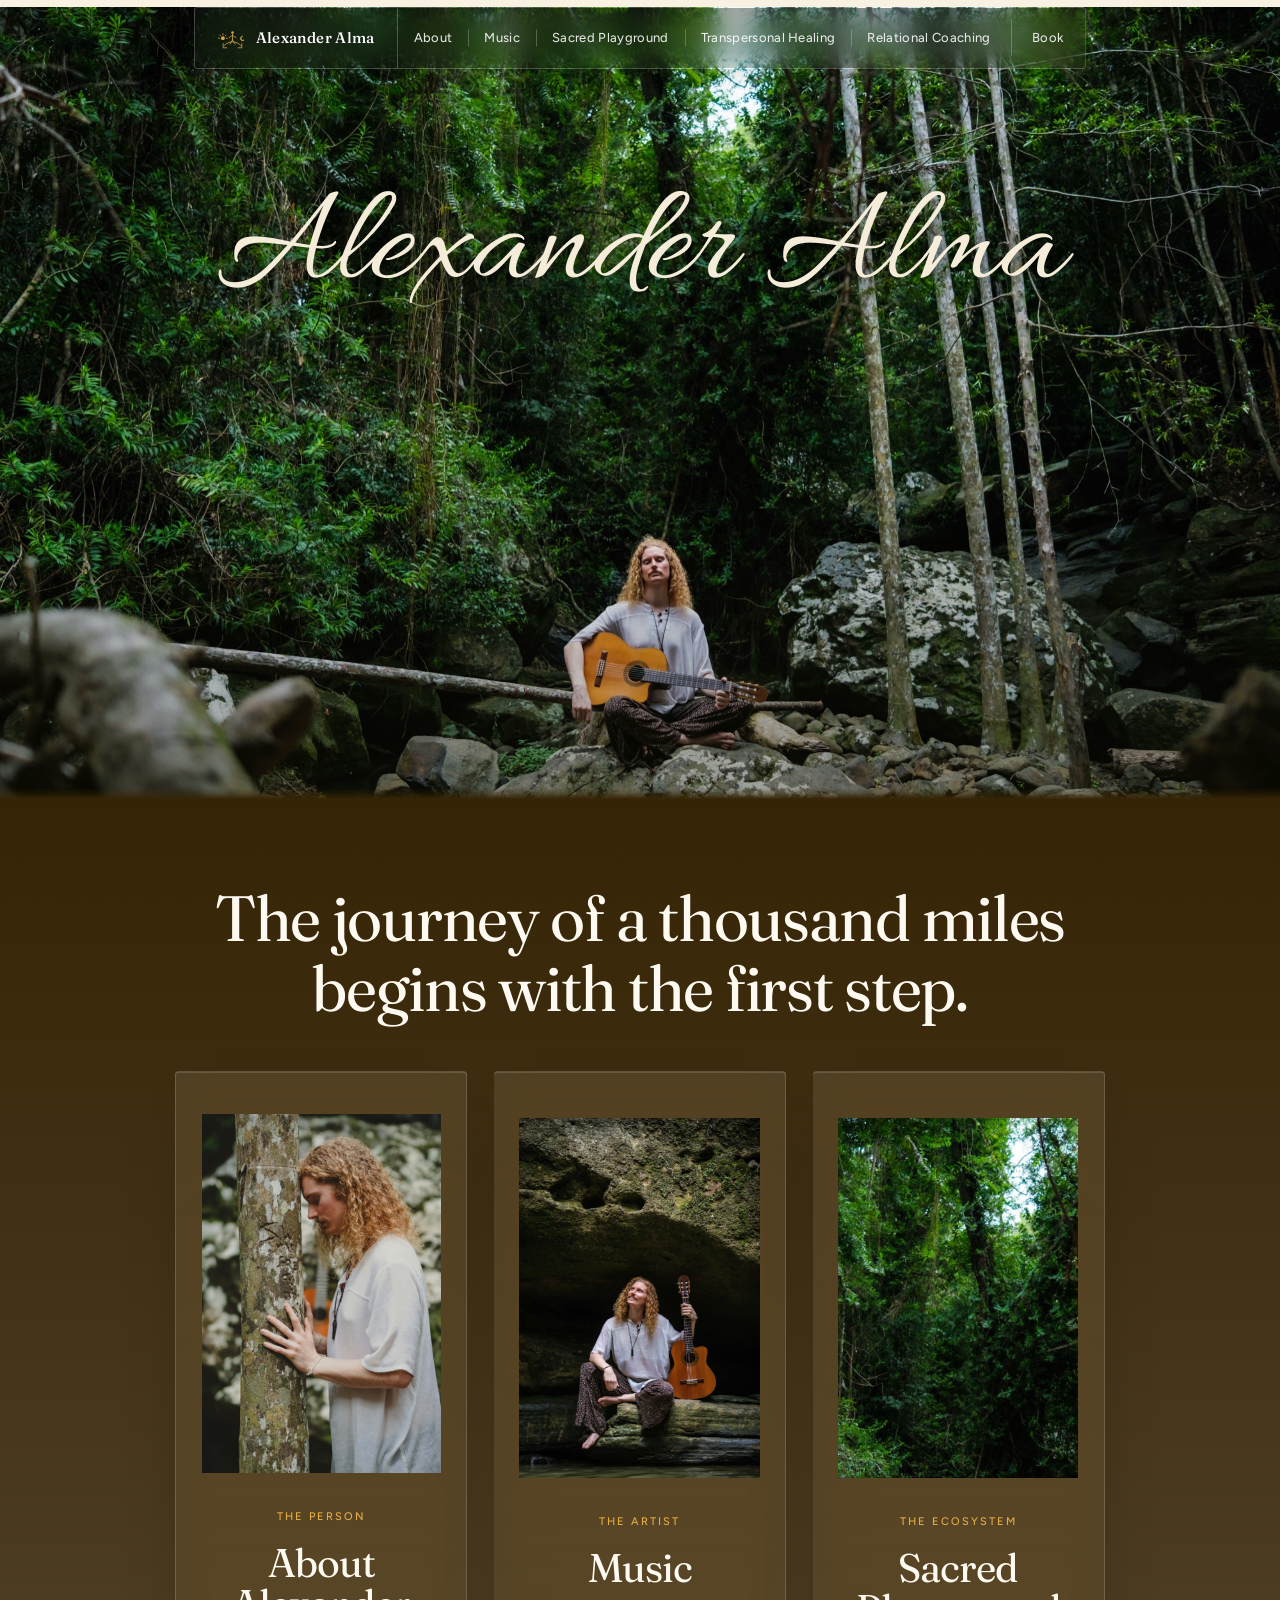
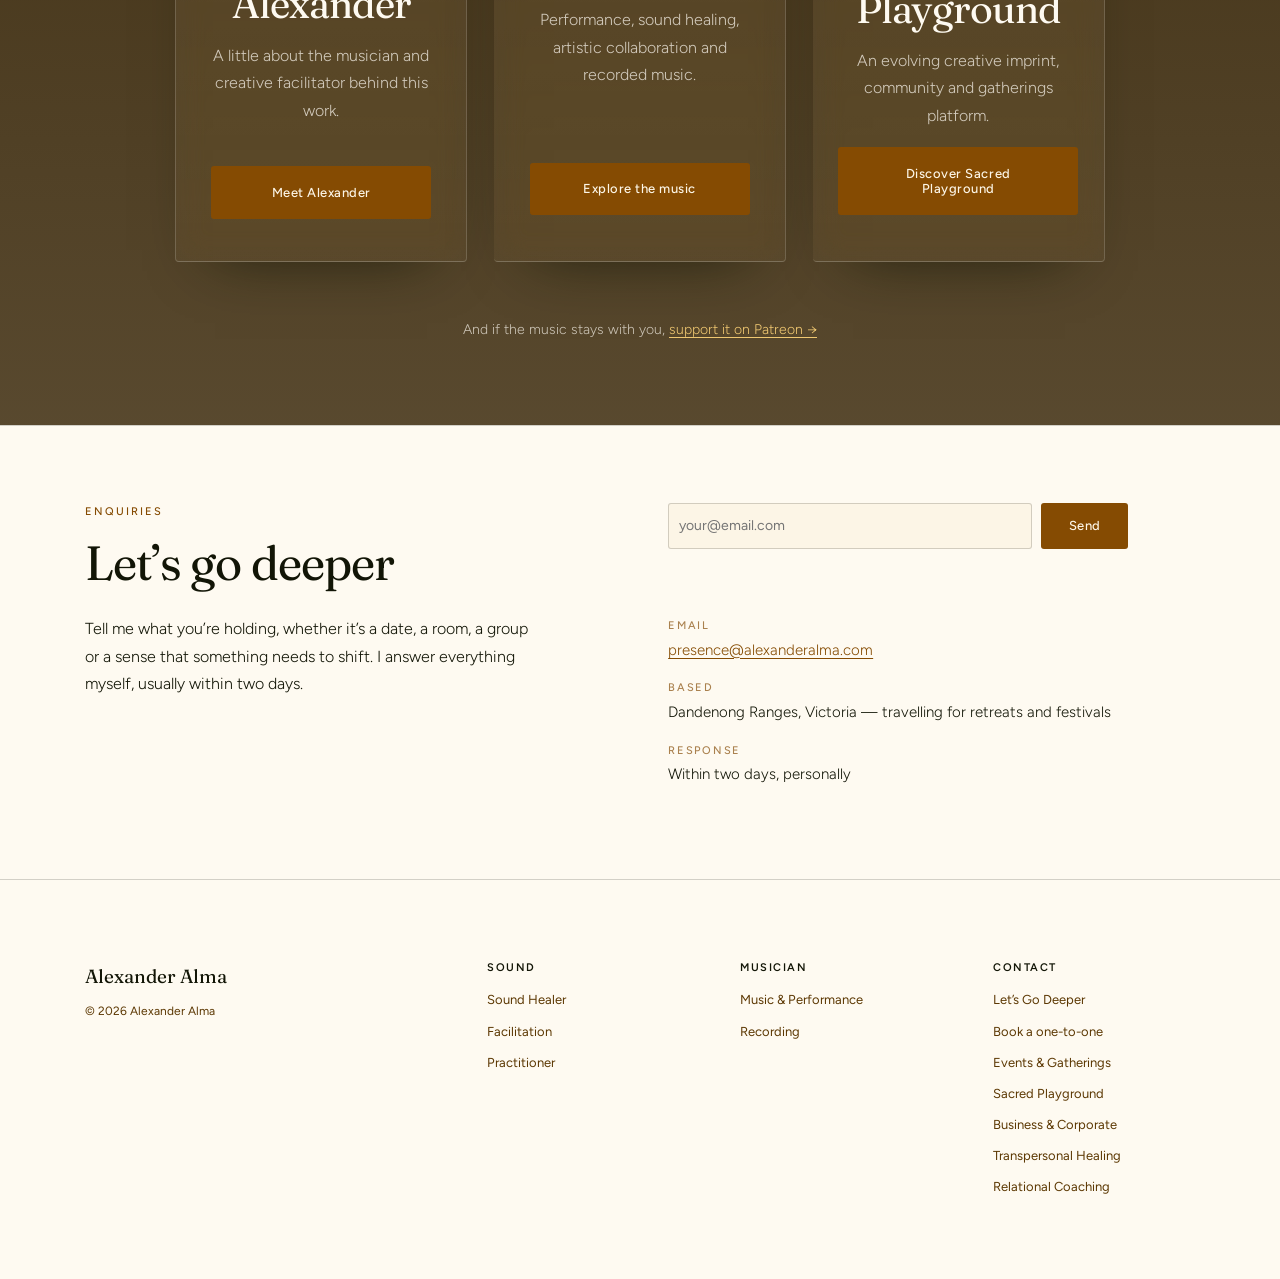
<file: index.html>
<!DOCTYPE html>
<html lang="en" class="no-js">
<head>
<meta charset="utf-8">
<meta name="viewport" content="width=device-width, initial-scale=1">
<title>Alexander Alma — Music, Creative Work &amp; Sacred Playground</title>
<meta name="description" content="Alexander is an artist, musician and sound healer. Sound baths with gongs and singing bowls, live acoustic music, and nature-rooted facilitation for retreats, festivals and organisations." />
<meta name="keywords" content="sound healer, sound bath, gong bath, singing bowls, musician, live acoustic music, nature spirituality, retreat facilitator, breathwork, meditation, ceremony" />
<link rel="canonical" href="https://alexanderalma.com/" />
<meta name="theme-color" content="#f0c872" />
<meta property="og:type" content="website" />
<meta property="og:site_name" content="Alexander Alma" />
<meta property="og:url" content="https://alexanderalma.com/" />
<meta property="og:title" content="Alexander Alma — Music, Creative Work &amp; Sacred Playground" />
<meta property="og:description" content="Sound baths, live music and nature-rooted facilitation." />
<meta property="og:image" content="https://alexanderalma.com/assets/img/alexander-rainforest-1200.jpg" />
<meta name="twitter:card" content="summary_large_image" />
<link rel="preconnect" href="https://fonts.googleapis.com">
<link rel="preconnect" href="https://fonts.gstatic.com" crossorigin>
<link rel="stylesheet" href="https://fonts.googleapis.com/css2?family=Allura&amp;display=swap">
<script>document.documentElement.classList.replace('no-js', 'js');</script>
<link rel="stylesheet" href="css/organic.css?v=20261006a" />
<link rel="stylesheet" href="css/palette.css?v=20261006a" />
<link rel="stylesheet" href="css/site.css?v=20261006c" />
<script type="application/ld+json">
{
  "@context": "https://schema.org",
  "@type": "Person",
  "name": "Alexander Alma",
  "jobTitle": ["Artist", "Musician", "Sound Healer", "Facilitator"],
  "description": "Alexander Alma is a World-Bridger, orchestrating sonic tapestries that evoke a deeper connection to what is most sacred. Musician, sound healer, mentor and facilitator.",
  "email": "mailto:presence@alexanderalma.com",
  "url": "https://alexanderalma.com/",
  "image": "https://alexanderalma.com/assets/img/alexander-rainforest-1200.jpg",
  "knowsAbout": ["Sound healing", "Gong bath", "Singing bowls", "Live acoustic music", "Ceremony", "Group facilitation"],
  "sameAs": ["https://cal.com/alexanderalma", "https://alexander-alma.mn.co/spaces/25129475/about", "https://www.patreon.com/profile/creators?u=227957515"]
}
</script>
</head>
<body>
<a class="skip-link" href="#main">Skip to content</a>
<div class="ground grain home-ground">
  <header class="site-header site-header-over"><nav class="site-nav" data-open="false" aria-label="Main navigation">
  <a class="nav-home" href="index.html" aria-label="Alexander Alma home"><img src="assets/img/alexander-alma-mark.svg" alt=""><span>Alexander Alma</span></a>
  <button class="nav-toggle" type="button" aria-expanded="false" aria-controls="site-menu"><span class="nav-toggle-label">Menu</span><span class="nav-toggle-icon" aria-hidden="true"></span></button>
  <div class="nav-collapse" id="site-menu"><div class="nav-collapse-inner"><ul class="nav-list">
    <li class="nav-item"><a class="nav-link" href="about.html">About</a></li><li class="nav-item"><a class="nav-link" href="musician.html">Music</a></li><li class="nav-item"><a class="nav-link" href="sacred-playground.html">Sacred Playground</a></li>
    <li class="nav-item"><a class="nav-link" href="transpersonal-healing.html">Transpersonal Healing</a></li><li class="nav-item"><a class="nav-link" href="relational-coaching.html">Relational Coaching</a></li>
  <li class="nav-item nav-book"><a class="nav-link" href="https://cal.com/alexanderalma">Book</a></li></ul></div></div>
 </nav></header>

  <main id="main">
    <section class="hero">
      <div class="hero-photo">
        <img src="assets/img/october-2026/forest-guitar.jpg" width="2000" height="1333"
          alt="Alexander seated with his guitar in a rainforest setting."
          fetchpriority="high" decoding="async" />
      </div>
      <h1 class="hero-wordmark">Alexander Alma</h1>
    </section>

<div class="descent">
    <!-- The main pathways into Alexander’s work. -->
    <section style="--from:100%; --to:80%" data-tone="dark" id="ways-in" class="descent-step section">
      <div class="wrap-md">
        <div class="section-intro ways-intro">
          <h2 class="section-title ways-quote">The journey of a thousand miles begins with the first step.</h2>
        </div>
        <div class="ways">
          <div class="way"><div class="way-photo"><img src="assets/img/october-2026/tree-presence.jpg" alt="Alexander among the trees." loading="lazy" decoding="async"></div><span class="way-kicker">The person</span><h3 class="way-title">About Alexander</h3><p>A little about the musician and creative facilitator behind this work.</p><a class="btn btn-primary btn-lg way-action" href="about.html#about-story">Meet Alexander</a></div>
          <div class="way"><div class="way-photo"><img src="assets/img/october-2026/musician-cave.jpg" alt="Alexander with his guitar in a cave." loading="lazy" decoding="async"></div><span class="way-kicker">The artist</span><h3 class="way-title">Music</h3><p>Performance, sound healing, artistic collaboration and recorded music.</p><a class="btn btn-primary btn-lg way-action" href="musician.html">Explore the music</a></div>
          <div class="way"><div class="way-photo"><img src="assets/img/october-2026/canopy.jpg" alt="The rainforest canopy above Sacred Playground." loading="lazy" decoding="async"></div><span class="way-kicker">The ecosystem</span><h3 class="way-title">Sacred Playground</h3><p>An evolving creative imprint, community and gatherings platform.</p><a class="btn btn-primary btn-lg way-action" href="sacred-playground.html">Discover Sacred Playground</a></div>
        </div>
        <p class="ways-aside">And if the music stays with you, <a href="https://www.patreon.com/profile/creators?u=227957515" rel="noopener">support it on Patreon&nbsp;&rarr;</a></p>
      </div>
    </section>

    </div>
  </main>


  <section id="contact" class="contact">
    <div class="contact-grid">
      <div>
        <span class="eyebrow">Enquiries</span>
        <h2 class="contact-title">Let&rsquo;s go deeper</h2>
        <p class="contact-lede">Tell me what you&rsquo;re holding, whether it&rsquo;s a date, a room, a group or a sense that something needs to shift. I answer everything myself, usually within two days.</p>
      </div>
      <div>
        <form class="contact-form" data-to="presence@alexanderalma.com">
          <label class="visually-hidden" for="contact-email">Your email address</label>
          <input class="input" id="contact-email" name="email" type="email" autocomplete="email" placeholder="your@email.com" required />
          <button class="btn btn-primary" type="submit">Send</button>
        </form>
        <p class="form-status" role="status" aria-live="polite"></p>
        <dl class="contact-detail" style="margin-top: var(--space-8)">
          <div><dt>Email</dt><dd><a href="mailto:presence@alexanderalma.com">presence@alexanderalma.com</a></dd></div>
          <div><dt>Based</dt><dd>Dandenong Ranges, Victoria &mdash; travelling for retreats and festivals</dd></div>
          <div><dt>Response</dt><dd>Within two days, personally</dd></div>
        </dl>
      </div>
    </div>
  </section>

  <footer class="site-footer"><div class="footer-inner">
      <div class="footer-signoff"><a class="footer-home" href="index.html">Alexander Alma</a><p>&copy; <span data-year>2026</span> Alexander Alma</p></div>
      <nav class="footer-groups" aria-label="Footer navigation">
        <div class="footer-group"><h2>Sound</h2><a href="sound-healer.html">Sound Healer</a><a href="facilitator.html">Facilitation</a><a href="practitioner.html">Practitioner</a></div>
        <div class="footer-group"><h2>Musician</h2><a href="musician.html#listen">Music &amp; Performance</a><a href="musician.html#recording">Recording</a></div>
        <div class="footer-group"><h2>Contact</h2><a href="index.html#contact">Let’s Go Deeper</a><a href="https://cal.com/alexanderalma/90mins" data-cal-link="alexanderalma/90mins" rel="noopener">Book a one-to-one</a><a href="sacred-playground.html#events">Events &amp; Gatherings</a><a href="sacred-playground.html">Sacred Playground</a><a href="business.html">Business &amp; Corporate</a><a href="transpersonal-healing.html">Transpersonal Healing</a><a href="relational-coaching.html">Relational Coaching</a></div>
      </nav>
    </div></footer>
</div>
<script src="js/site.js?v=20261006a"></script>
</body>
</html>
</file>
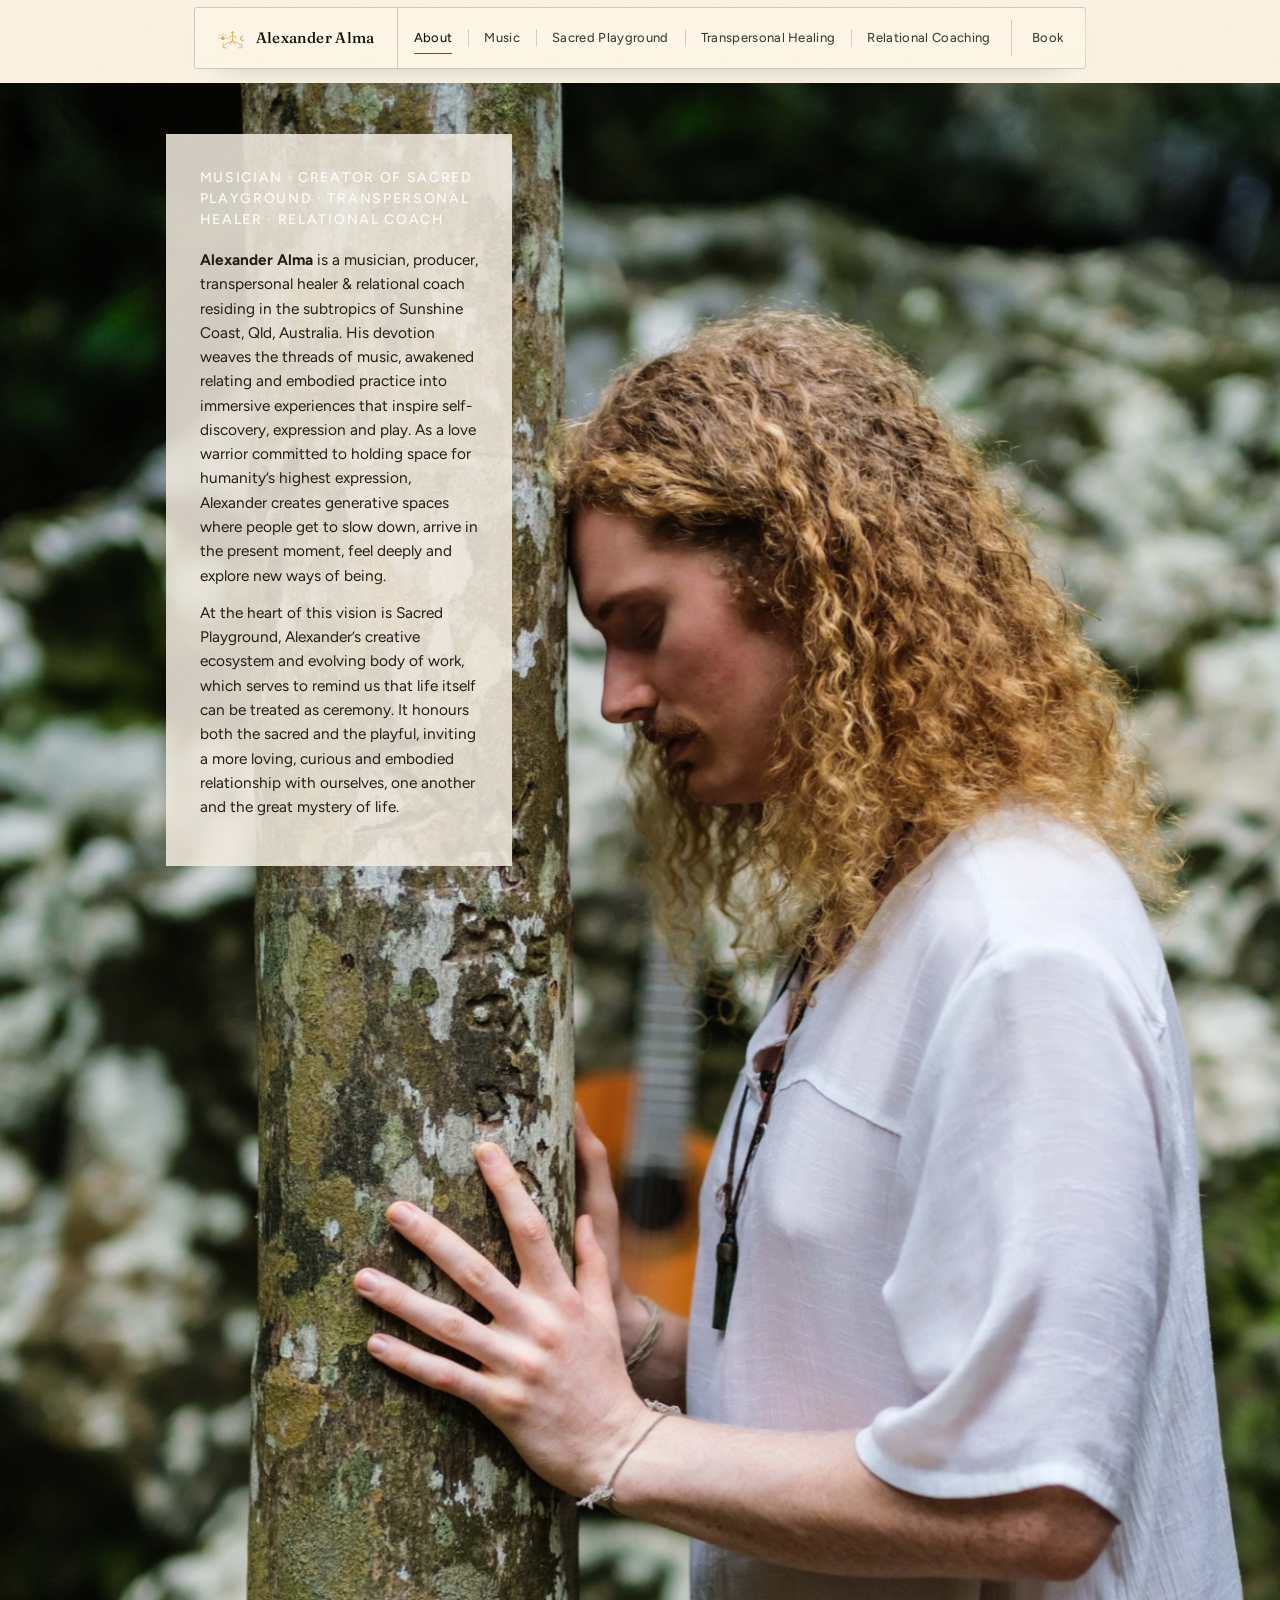
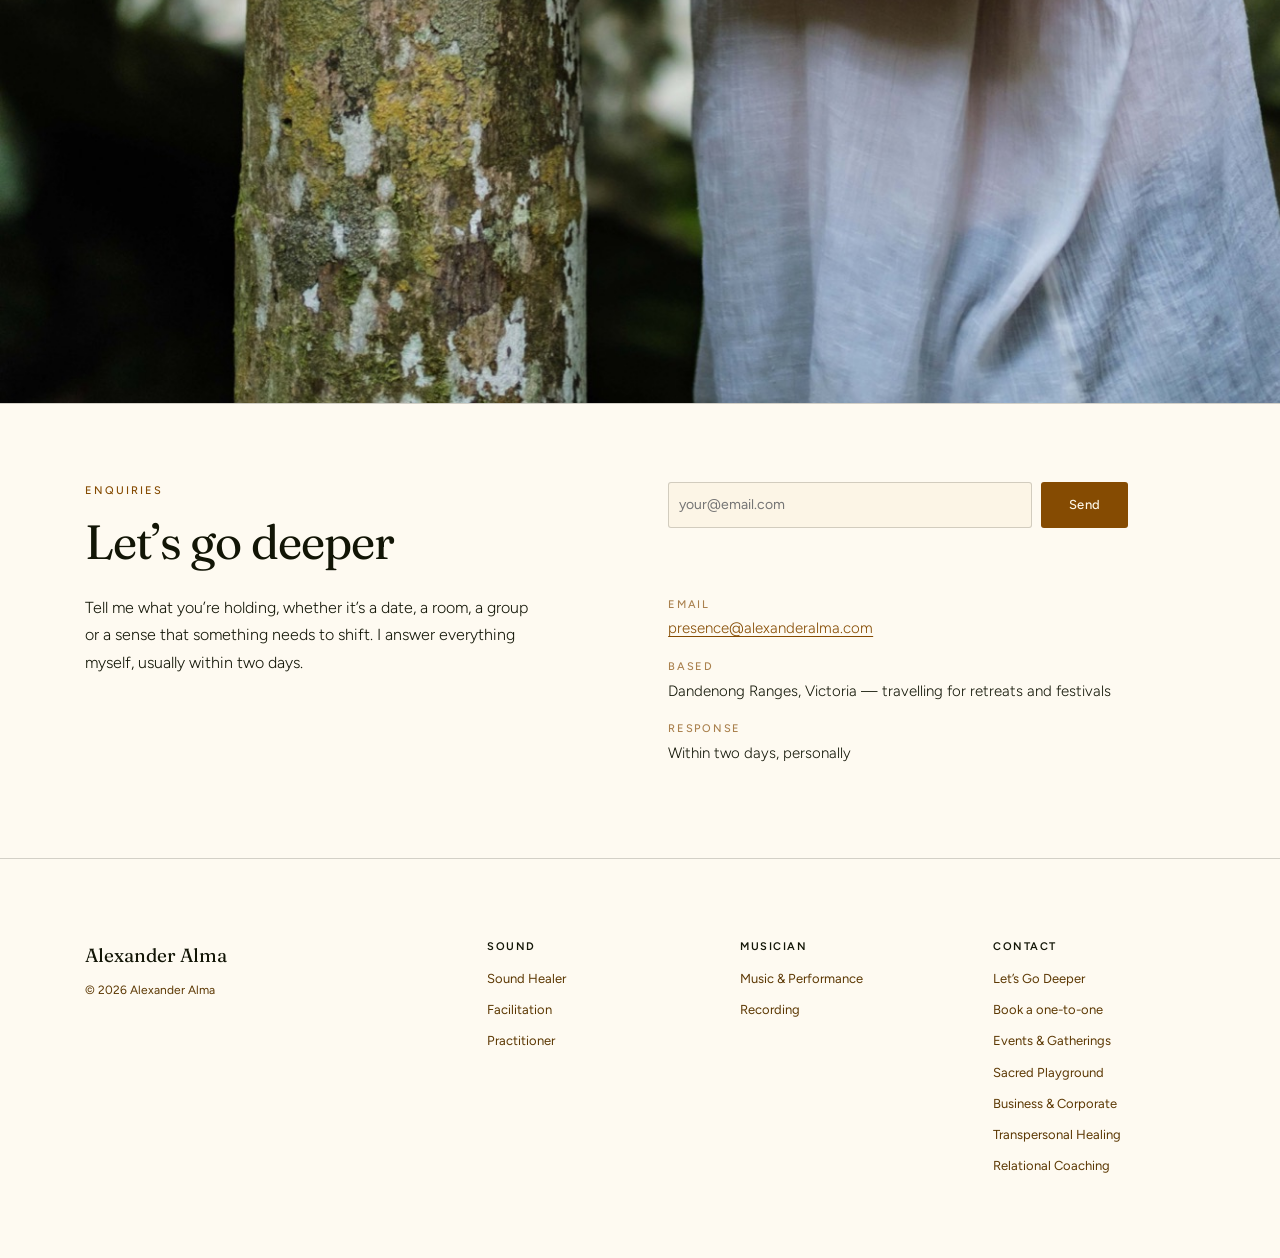
<file: about.html>
<!DOCTYPE html>
<html lang="en" class="no-js">
<head>
<meta charset="utf-8">
<meta name="viewport" content="width=device-width, initial-scale=1">
<title>About Alexander Alma | Musician, Healer &amp; Relational Coach</title>
<meta name="description" content="Alexander Alma is a musician, producer, transpersonal healer and relational coach weaving music, awakened relating and embodied practice into immersive experiences." />
<meta name="keywords" content="sound healer, sound bath, gong bath, singing bowls, musician, live acoustic music, nature spirituality, retreat facilitator, breathwork, meditation, ceremony" />
<link rel="canonical" href="https://alexanderalma.com/about.html" />
<meta name="theme-color" content="#f0c872" />
<meta property="og:type" content="website" />
<meta property="og:site_name" content="Alexander Alma" />
<meta property="og:url" content="https://alexanderalma.com/about.html" />
<meta property="og:title" content="About Alexander Alma" />
<meta property="og:description" content="Musician, creator of Sacred Playground, transpersonal healer and relational coach." />
<meta property="og:image" content="https://alexanderalma.com/assets/img/alexander-rainforest-1200.jpg" />
<meta name="twitter:card" content="summary_large_image" />
<link rel="preconnect" href="https://fonts.googleapis.com">
<link rel="preconnect" href="https://fonts.gstatic.com" crossorigin>
<script>document.documentElement.classList.replace('no-js', 'js');</script>
<link rel="stylesheet" href="css/organic.css?v=20261006a" />
<link rel="stylesheet" href="css/palette.css?v=20261006a" />
<link rel="stylesheet" href="css/site.css?v=20261006b" />
<script type="application/ld+json">
{
  "@context": "https://schema.org",
  "@type": "Person",
  "name": "Alexander Alma",
  "jobTitle": ["Musician", "Producer", "Transpersonal Healer", "Relational Coach"],
  "description": "Alexander Alma is a musician, producer, transpersonal healer and relational coach. His devotion weaves music, awakened relating and embodied practice into immersive experiences for self-discovery, expression and play.",
  "email": "mailto:presence@alexanderalma.com",
  "url": "https://alexanderalma.com/",
  "image": "https://alexanderalma.com/assets/img/alexander-rainforest-1200.jpg",
  "knowsAbout": ["Sound healing", "Gong bath", "Singing bowls", "Live acoustic music", "Ceremony", "Group facilitation"],
  "sameAs": ["https://cal.com/alexanderalma", "https://alexander-alma.mn.co/spaces/25129475/about", "https://www.patreon.com/profile/creators?u=227957515"]
}
</script>
</head>
<body>
<a class="skip-link" href="#main">Skip to content</a>
<div class="ground grain home-ground">
<header class="site-header"><nav class="site-nav" data-open="false" aria-label="Main navigation">
  <a class="nav-home" href="index.html" aria-label="Alexander Alma home"><img src="assets/img/alexander-alma-mark.svg" alt=""><span>Alexander Alma</span></a>
  <button class="nav-toggle" type="button" aria-expanded="false" aria-controls="site-menu"><span class="nav-toggle-label">Menu</span><span class="nav-toggle-icon" aria-hidden="true"></span></button>
  <div class="nav-collapse" id="site-menu"><div class="nav-collapse-inner"><ul class="nav-list">
    <li class="nav-item"><a class="nav-link current" aria-current="page" href="about.html">About</a></li><li class="nav-item"><a class="nav-link" href="musician.html">Music</a></li><li class="nav-item"><a class="nav-link" href="sacred-playground.html">Sacred Playground</a></li>
    <li class="nav-item"><a class="nav-link" href="transpersonal-healing.html">Transpersonal Healing</a></li><li class="nav-item"><a class="nav-link" href="relational-coaching.html">Relational Coaching</a></li>
  <li class="nav-item nav-book"><a class="nav-link" href="https://cal.com/alexanderalma">Book</a></li></ul></div></div>
 </nav></header>
  <main id="main">
    <!-- Alexander’s profile and story. -->
    <section id="about-story" data-tone="light" class="about-photo-story">
      <figure class="photo-stage about-photo-stage">
        <img src="assets/img/october-2026/profile-about.jpg" width="1333" height="2000" loading="lazy" decoding="async" alt="Alexander in profile, with his head and hands resting against a rainforest tree." />
        <figcaption class="photo-stage-copy about-bio-copy">
          <span class="eyebrow">Musician · Creator of Sacred Playground · Transpersonal Healer · Relational Coach</span>
          <h1 class="visually-hidden">About Alexander Alma</h1>
          <p><strong>Alexander Alma</strong> is a musician, producer, transpersonal healer &amp; relational coach residing in the subtropics of Sunshine Coast, Qld, Australia. His devotion weaves the threads of music, awakened relating and embodied practice into immersive experiences that inspire self-discovery, expression and play. As a love warrior committed to holding space for humanity’s highest expression, Alexander creates generative spaces where people get to slow down, arrive in the present moment, feel deeply and explore new ways of being.</p>
          <p>At the heart of this vision is Sacred Playground, Alexander’s creative ecosystem and evolving body of work, which serves to remind us that life itself can be treated as ceremony. It honours both the sacred and the playful, inviting a more loving, curious and embodied relationship with ourselves, one another and the great mystery of life.</p>
        </figcaption>
      </figure>
    </section>
  </main>



  <section id="contact" class="contact">
    <div class="contact-grid">
      <div>
        <span class="eyebrow">Enquiries</span>
        <h2 class="contact-title">Let&rsquo;s go deeper</h2>
        <p class="contact-lede">Tell me what you&rsquo;re holding, whether it&rsquo;s a date, a room, a group or a sense that something needs to shift. I answer everything myself, usually within two days.</p>
      </div>
      <div>
        <form class="contact-form" data-to="presence@alexanderalma.com">
          <label class="visually-hidden" for="contact-email">Your email address</label>
          <input class="input" id="contact-email" name="email" type="email" autocomplete="email" placeholder="your@email.com" required />
          <button class="btn btn-primary" type="submit">Send</button>
        </form>
        <p class="form-status" role="status" aria-live="polite"></p>
        <dl class="contact-detail" style="margin-top: var(--space-8)">
          <div><dt>Email</dt><dd><a href="mailto:presence@alexanderalma.com">presence@alexanderalma.com</a></dd></div>
          <div><dt>Based</dt><dd>Dandenong Ranges, Victoria &mdash; travelling for retreats and festivals</dd></div>
          <div><dt>Response</dt><dd>Within two days, personally</dd></div>
        </dl>
      </div>
    </div>
  </section>

  <footer class="site-footer"><div class="footer-inner">
      <div class="footer-signoff"><a class="footer-home" href="index.html">Alexander Alma</a><p>&copy; <span data-year>2026</span> Alexander Alma</p></div>
      <nav class="footer-groups" aria-label="Footer navigation">
        <div class="footer-group"><h2>Sound</h2><a href="sound-healer.html">Sound Healer</a><a href="facilitator.html">Facilitation</a><a href="practitioner.html">Practitioner</a></div>
        <div class="footer-group"><h2>Musician</h2><a href="musician.html#listen">Music &amp; Performance</a><a href="musician.html#recording">Recording</a></div>
        <div class="footer-group"><h2>Contact</h2><a href="index.html#contact">Let’s Go Deeper</a><a href="https://cal.com/alexanderalma/90mins" data-cal-link="alexanderalma/90mins" rel="noopener">Book a one-to-one</a><a href="sacred-playground.html#events">Events &amp; Gatherings</a><a href="sacred-playground.html">Sacred Playground</a><a href="business.html">Business &amp; Corporate</a><a href="transpersonal-healing.html">Transpersonal Healing</a><a href="relational-coaching.html">Relational Coaching</a></div>
      </nav>
    </div></footer>
</div>
<script src="js/site.js?v=20261006a"></script>
</body>
</html>
</file>
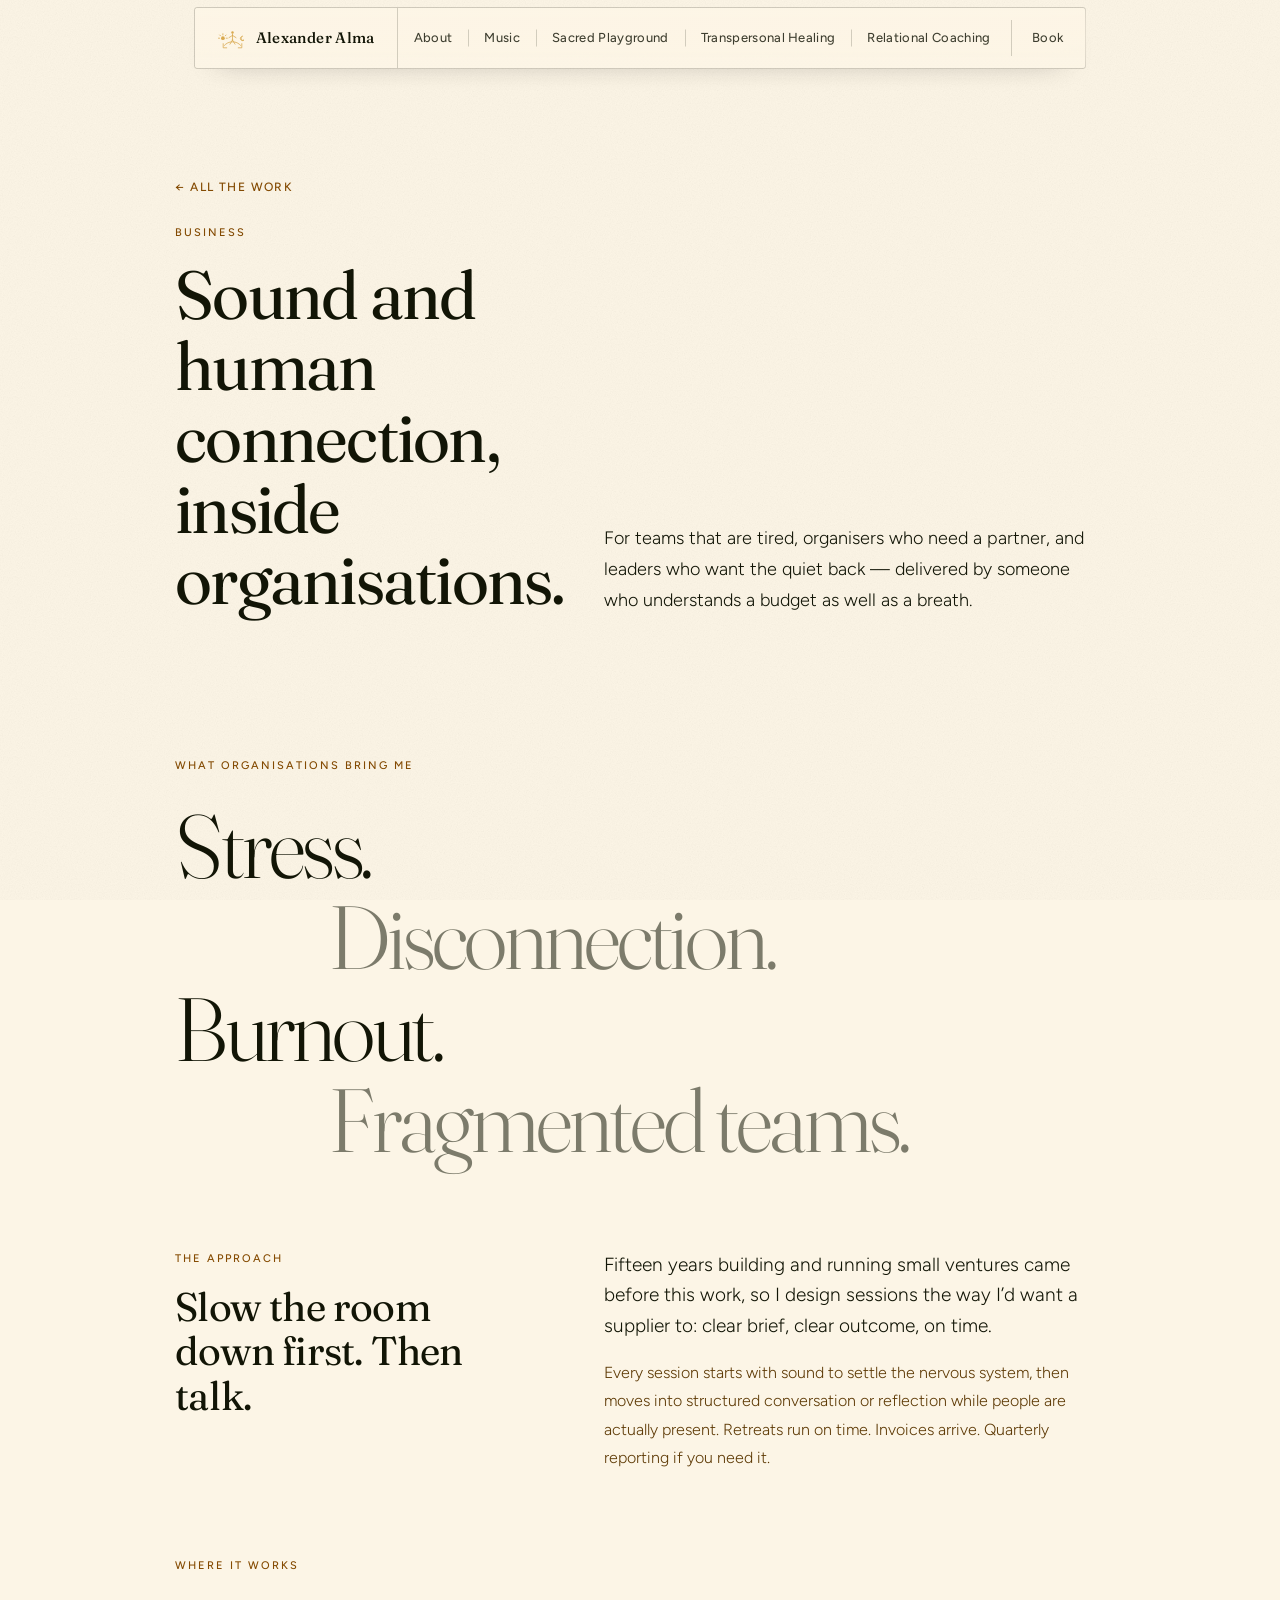
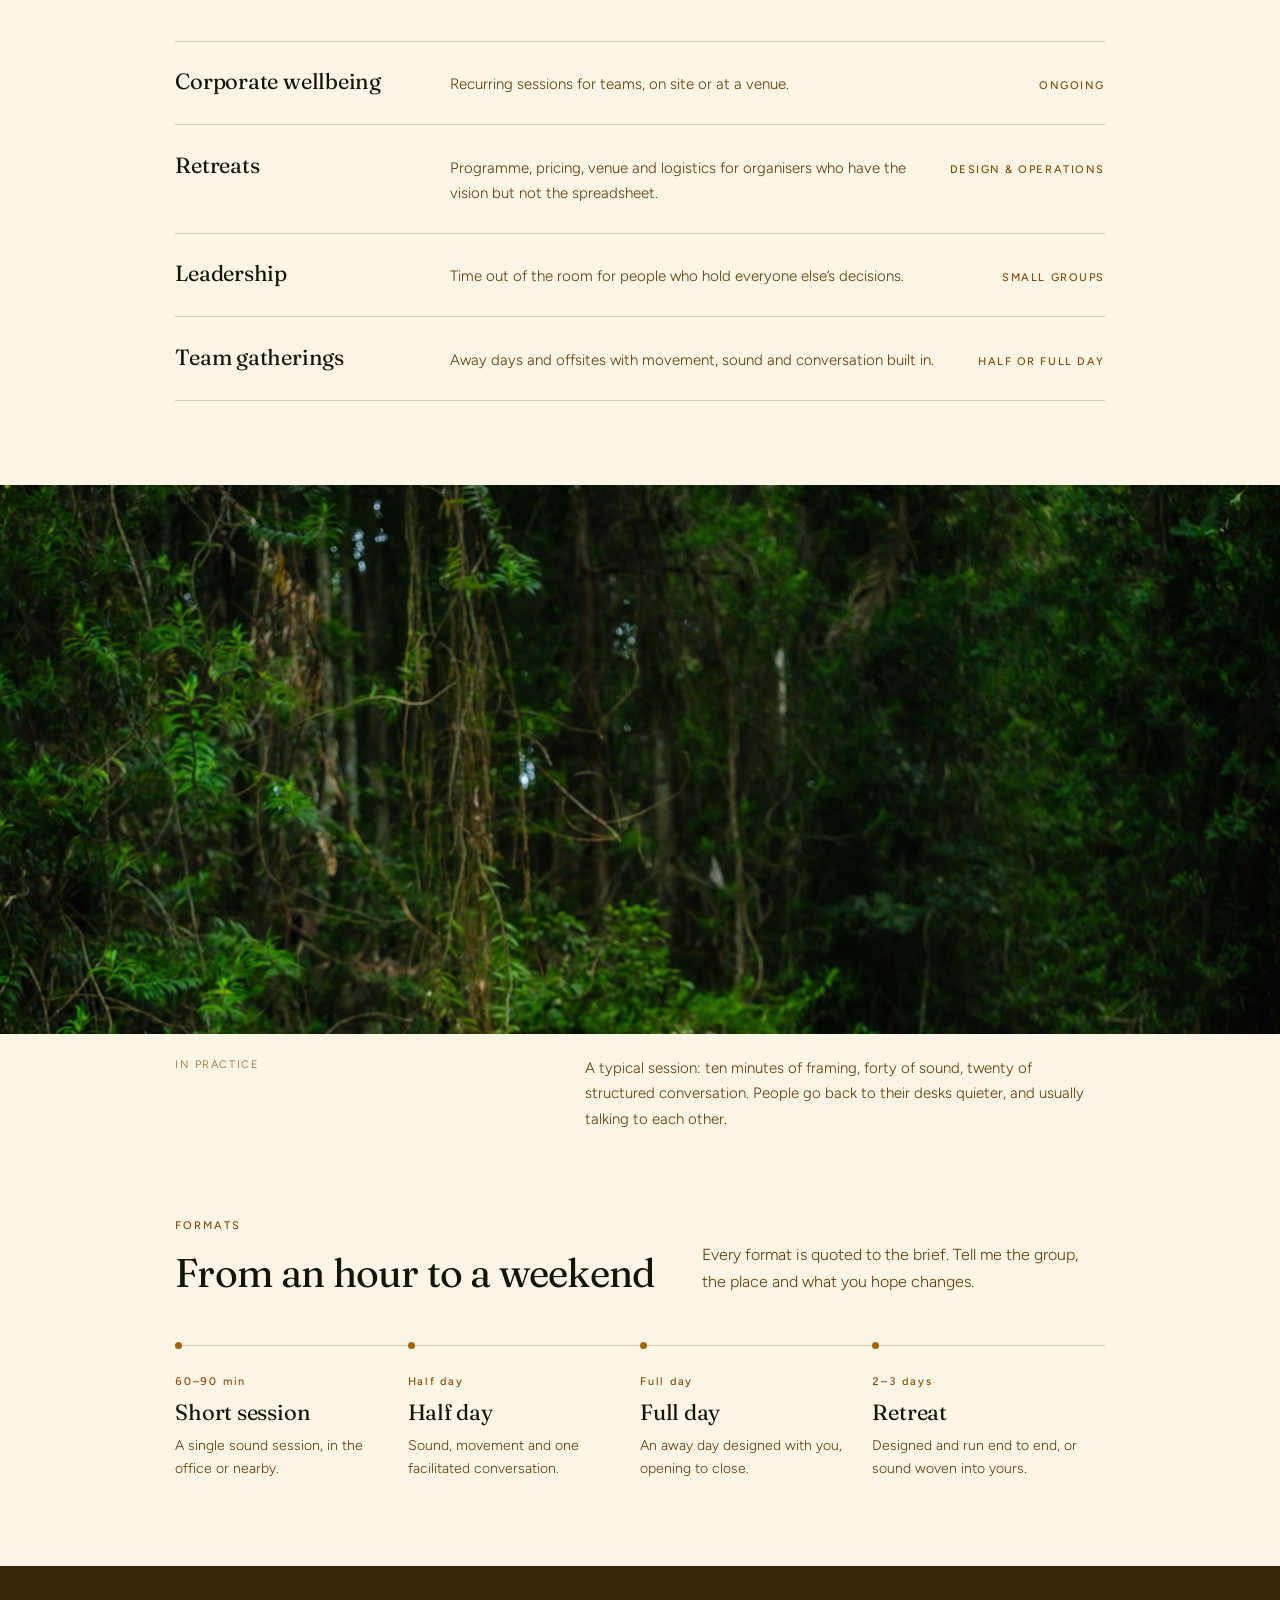
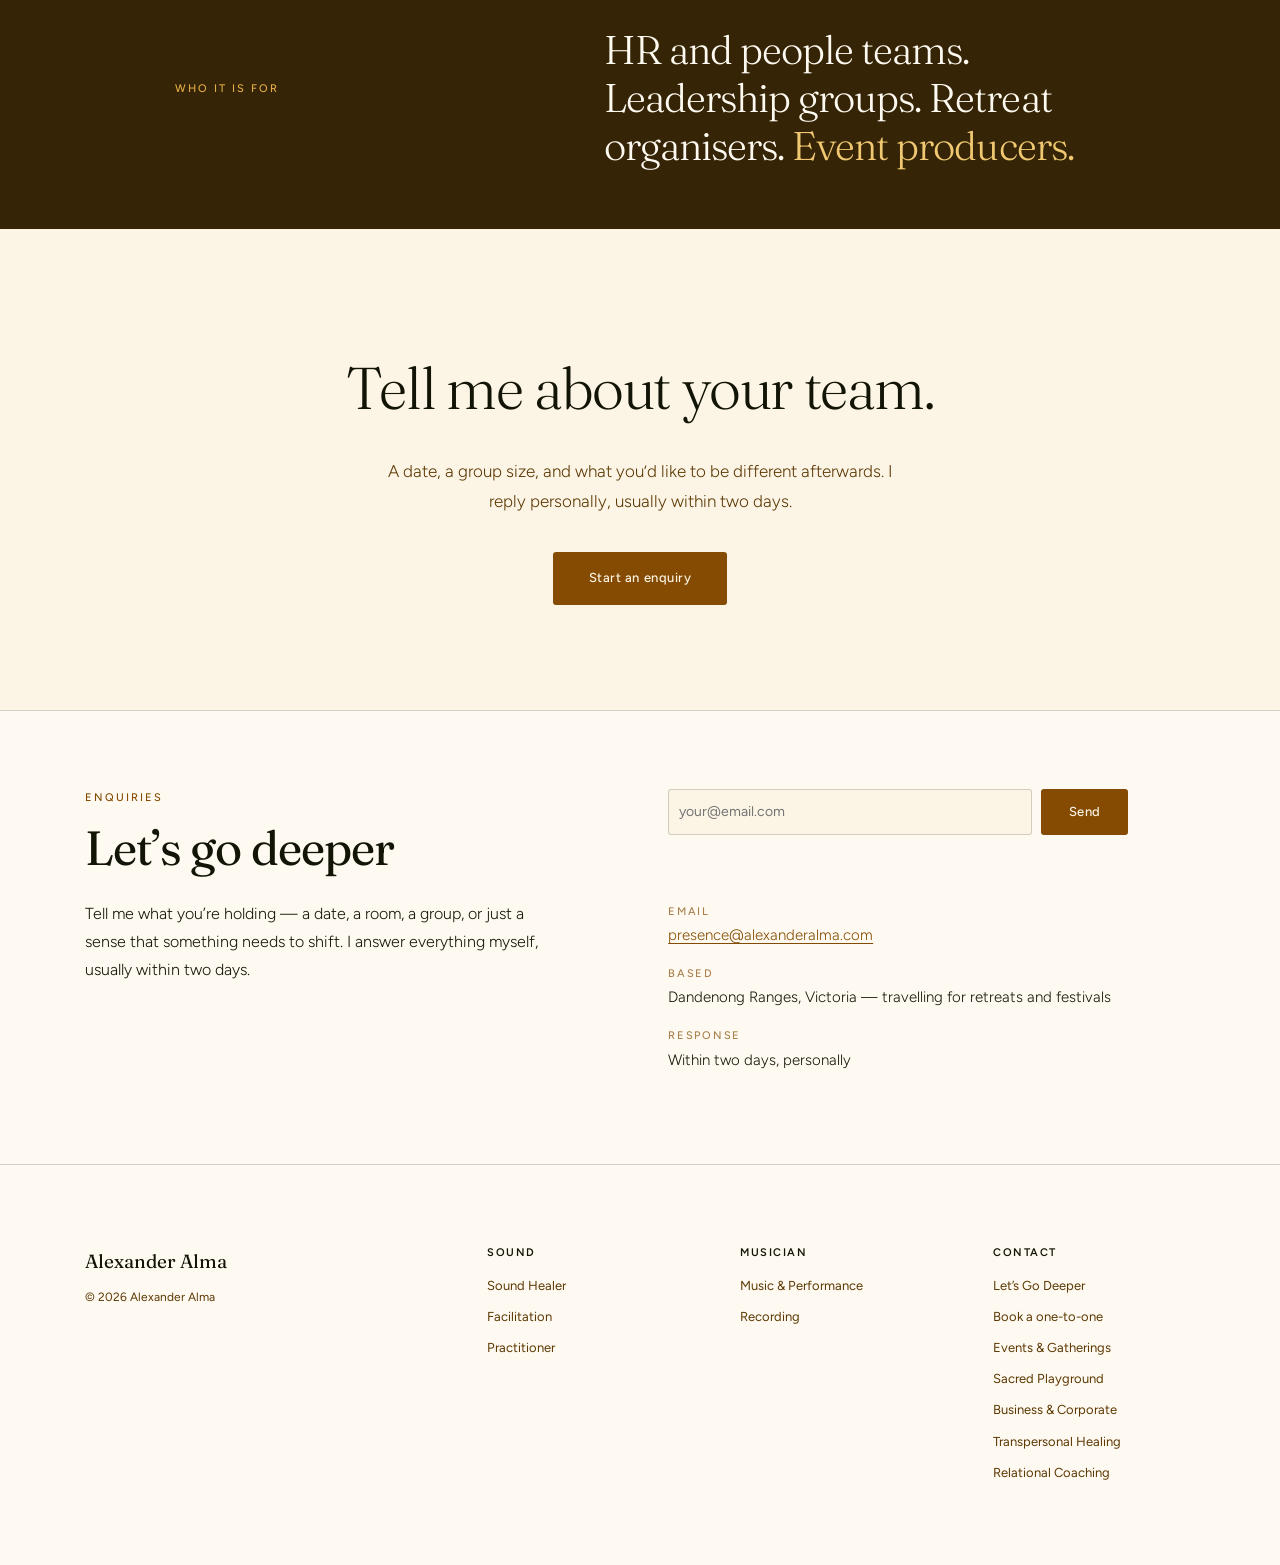
<file: business.html>
<!DOCTYPE html>
<html lang="en" class="no-js">
<head>
<meta charset="utf-8">
<meta name="viewport" content="width=device-width, initial-scale=1">
<title>Business — Corporate Wellbeing, Retreat Operations &amp; Mentoring | Alexander</title>
<meta name="description" content="The practical ground: corporate wellbeing programmes, retreat design and operations, and mentoring for practitioners who want a livelihood that lasts." />
<meta name="keywords" content="sound healer, sound bath, gong bath, singing bowls, musician, live acoustic music, nature spirituality, retreat facilitator, breathwork, meditation, ceremony" />
<link rel="canonical" href="https://alexanderalma.com/business.html" />
<meta name="theme-color" content="#f0c872" />
<meta property="og:type" content="website" />
<meta property="og:site_name" content="Alexander" />
<meta property="og:url" content="https://alexanderalma.com/business.html" />
<meta property="og:title" content="Business — Corporate Wellbeing, Retreat Operations &amp; Mentoring | Alexander" />
<meta property="og:description" content="A partner who understands a budget as well as a breath." />
<meta property="og:image" content="https://alexanderalma.com/assets/img/alexander-rainforest-1200.jpg" />
<meta name="twitter:card" content="summary_large_image" />
<link rel="preconnect" href="https://fonts.googleapis.com">
<link rel="preconnect" href="https://fonts.gstatic.com" crossorigin>
<script>document.documentElement.classList.replace('no-js', 'js');</script>
<link rel="stylesheet" href="css/organic.css?v=20261006a" />
<link rel="stylesheet" href="css/palette.css?v=20261006a" />
<link rel="stylesheet" href="css/site.css?v=20261006b" />
</head>
<body>
<a class="skip-link" href="#main">Skip to content</a>
<div class="ground grain">
  <header class="site-header"><nav class="site-nav" data-open="false" aria-label="Main navigation">
  <a class="nav-home" href="index.html" aria-label="Alexander Alma home"><img src="assets/img/alexander-alma-mark.svg" alt=""><span>Alexander Alma</span></a>
  <button class="nav-toggle" type="button" aria-expanded="false" aria-controls="site-menu"><span class="nav-toggle-label">Menu</span><span class="nav-toggle-icon" aria-hidden="true"></span></button>
  <div class="nav-collapse" id="site-menu"><div class="nav-collapse-inner"><ul class="nav-list">
    <li class="nav-item"><a class="nav-link" href="about.html">About</a></li><li class="nav-item"><a class="nav-link" href="musician.html">Music</a></li><li class="nav-item"><a class="nav-link" href="sacred-playground.html">Sacred Playground</a></li>
    <li class="nav-item"><a class="nav-link" href="transpersonal-healing.html">Transpersonal Healing</a></li><li class="nav-item"><a class="nav-link" href="relational-coaching.html">Relational Coaching</a></li>
  <li class="nav-item nav-book"><a class="nav-link" href="https://cal.com/alexanderalma">Book</a></li></ul></div></div>
 </nav></header>

  <main id="main" class="rise">
    <!-- Hero: structured — proposition left, the practical claim right. -->
    <section class="wrap-md page-open">
      <p class="back-link"><a href="index.html#ways-in">&larr; All the work</a></p>
      <div class="editorial-split" style="align-items: end">
        <div>
          <span class="eyebrow">Business</span>
          <h1 class="page-statement" style="margin-top: var(--space-4)">Sound and human connection, inside organisations.</h1>
        </div>
        <p class="lede" style="margin: 0">For teams that are tired, organisers who need a partner, and leaders who want the quiet back &mdash; delivered by someone who understands a budget as well as a breath.</p>
      </div>
    </section>

    <!-- The problem — four words, given room. -->
    <section class="section wrap-md">
      <span class="eyebrow">What organisations bring me</span>
      <ul class="word-stack" style="margin-top: var(--space-6)">
        <li>Stress.</li>
        <li>Disconnection.</li>
        <li>Burnout.</li>
        <li>Fragmented teams.</li>
      </ul>
    </section>

    <!-- The approach — the methodology, in prose. -->
    <section class="section wrap-md" style="padding-top: 0">
      <div class="editorial-split">
        <div>
          <span class="eyebrow">The approach</span>
          <h2 class="split-title">Slow the room down first. Then talk.</h2>
        </div>
        <div class="prose">
          <p class="prose-lead">Fifteen years building and running small ventures came before this work, so I design sessions the way I&rsquo;d want a supplier to: clear brief, clear outcome, on time.</p>
          <p>Every session starts with sound to settle the nervous system, then moves into structured conversation or reflection while people are actually present. Retreats run on time. Invoices arrive. Quarterly reporting if you need it.</p>
        </div>
      </div>
    </section>

    <!-- Where it works — a ruled list, with who it serves. -->
    <section class="section wrap-md" style="padding-top: 0">
      <div class="section-intro"><span class="eyebrow">Where it works</span></div>
      <ul class="ruled-list">
        <li><h2 class="ruled-term">Corporate wellbeing</h2><p class="ruled-desc">Recurring sessions for teams, on site or at a venue.</p><span class="ruled-meta">Ongoing</span></li>
        <li><h2 class="ruled-term">Retreats</h2><p class="ruled-desc">Programme, pricing, venue and logistics for organisers who have the vision but not the spreadsheet.</p><span class="ruled-meta">Design &amp; operations</span></li>
        <li><h2 class="ruled-term">Leadership</h2><p class="ruled-desc">Time out of the room for people who hold everyone else&rsquo;s decisions.</p><span class="ruled-meta">Small groups</span></li>
        <li><h2 class="ruled-term">Team gatherings</h2><p class="ruled-desc">Away days and offsites with movement, sound and conversation built in.</p><span class="ruled-meta">Half or full day</span></li>
      </ul>
    </section>

    <!-- Experience — what it looks like, full width. -->
    <figure class="media-feature">
      <div class="media-frame"><img class="site-photo" src="assets/img/october-2026/vines.jpg" width="2000" height="721" alt="Rainforest vines and foliage, a natural setting for a gathering." loading="lazy" decoding="async"></div>
      <figcaption>
        <span>In practice</span>
        <p>A typical session: ten minutes of framing, forty of sound, twenty of structured conversation. People go back to their desks quieter, and usually talking to each other.</p>
      </figcaption>
    </figure>

    <!-- Formats — a scale, not a price list. -->
    <section class="section wrap-md">
      <div class="section-intro section-intro-split">
        <div>
          <span class="eyebrow">Formats</span>
          <h2 class="section-title">From an hour to a weekend</h2>
        </div>
        <p>Every format is quoted to the brief. Tell me the group, the place and what you hope changes.</p>
      </div>
      <ol class="process">
        <li><span class="process-num">60&ndash;90 min</span><span class="process-name">Short session</span><p class="process-text">A single sound session, in the office or nearby.</p></li>
        <li><span class="process-num">Half day</span><span class="process-name">Half day</span><p class="process-text">Sound, movement and one facilitated conversation.</p></li>
        <li><span class="process-num">Full day</span><span class="process-name">Full day</span><p class="process-text">An away day designed with you, opening to close.</p></li>
        <li><span class="process-num">2&ndash;3 days</span><span class="process-name">Retreat</span><p class="process-text">Designed and run end to end, or sound woven into yours.</p></li>
      </ol>
    </section>

    <!-- Who it's for — short, typographic. -->
    <section class="band band-tight">
      <div class="wrap-md editorial-split editorial-split-center">
        <span class="eyebrow">Who it is for</span>
        <p class="statement statement-sm" style="color: var(--color-neutral-100)">HR and people teams. Leadership groups. Retreat organisers. <span style="color: var(--color-accent-300)">Event producers.</span></p>
      </div>
    </section>

    <!-- A case study belongs here once there is a real one to tell. -->

    <section class="final-invitation">
      <div class="wrap-sm">
        <p class="statement">Tell me about your team.</p>
        <p class="statement-follow">A date, a group size, and what you&rsquo;d like to be different afterwards. I reply personally, usually within two days.</p>
        <div class="actions"><a class="btn btn-primary btn-lg" href="#contact">Start an enquiry</a></div>
      </div>
    </section>
  </main>
  <section id="contact" class="contact">
    <div class="contact-grid">
      <div>
        <span class="eyebrow">Enquiries</span>
        <h2 class="contact-title">Let&rsquo;s go deeper</h2>
        <p class="contact-lede">Tell me what you&rsquo;re holding &mdash; a date, a room, a group, or just a sense that something needs to shift. I answer everything myself, usually within two days.</p>
      </div>
      <div>
        <form class="contact-form" data-to="presence@alexanderalma.com">
          <label class="visually-hidden" for="contact-email">Your email address</label>
          <input class="input" id="contact-email" name="email" type="email" autocomplete="email" placeholder="your@email.com" required />
          <button class="btn btn-primary" type="submit">Send</button>
        </form>
        <p class="form-status" role="status" aria-live="polite"></p>
        <dl class="contact-detail" style="margin-top: var(--space-8)">
          <div><dt>Email</dt><dd><a href="mailto:presence@alexanderalma.com">presence@alexanderalma.com</a></dd></div>
          <div><dt>Based</dt><dd>Dandenong Ranges, Victoria &mdash; travelling for retreats and festivals</dd></div>
          <div><dt>Response</dt><dd>Within two days, personally</dd></div>
        </dl>
      </div>
    </div>
  </section>

  <footer class="site-footer"><div class="footer-inner">
      <div class="footer-signoff"><a class="footer-home" href="index.html">Alexander Alma</a><p>&copy; <span data-year>2026</span> Alexander Alma</p></div>
      <nav class="footer-groups" aria-label="Footer navigation">
        <div class="footer-group"><h2>Sound</h2><a href="sound-healer.html">Sound Healer</a><a href="facilitator.html">Facilitation</a><a href="practitioner.html">Practitioner</a></div>
        <div class="footer-group"><h2>Musician</h2><a href="musician.html#listen">Music &amp; Performance</a><a href="musician.html#recording">Recording</a></div>
        <div class="footer-group"><h2>Contact</h2><a href="index.html#contact">Let’s Go Deeper</a><a href="https://cal.com/alexanderalma/90mins" data-cal-link="alexanderalma/90mins" rel="noopener">Book a one-to-one</a><a href="sacred-playground.html#events">Events &amp; Gatherings</a><a href="sacred-playground.html">Sacred Playground</a><a href="business.html">Business &amp; Corporate</a><a href="transpersonal-healing.html">Transpersonal Healing</a><a href="relational-coaching.html">Relational Coaching</a></div>
      </nav>
    </div></footer>
</div>
<script src="js/site.js?v=20261006a"></script>
</body>
</html>
</file>
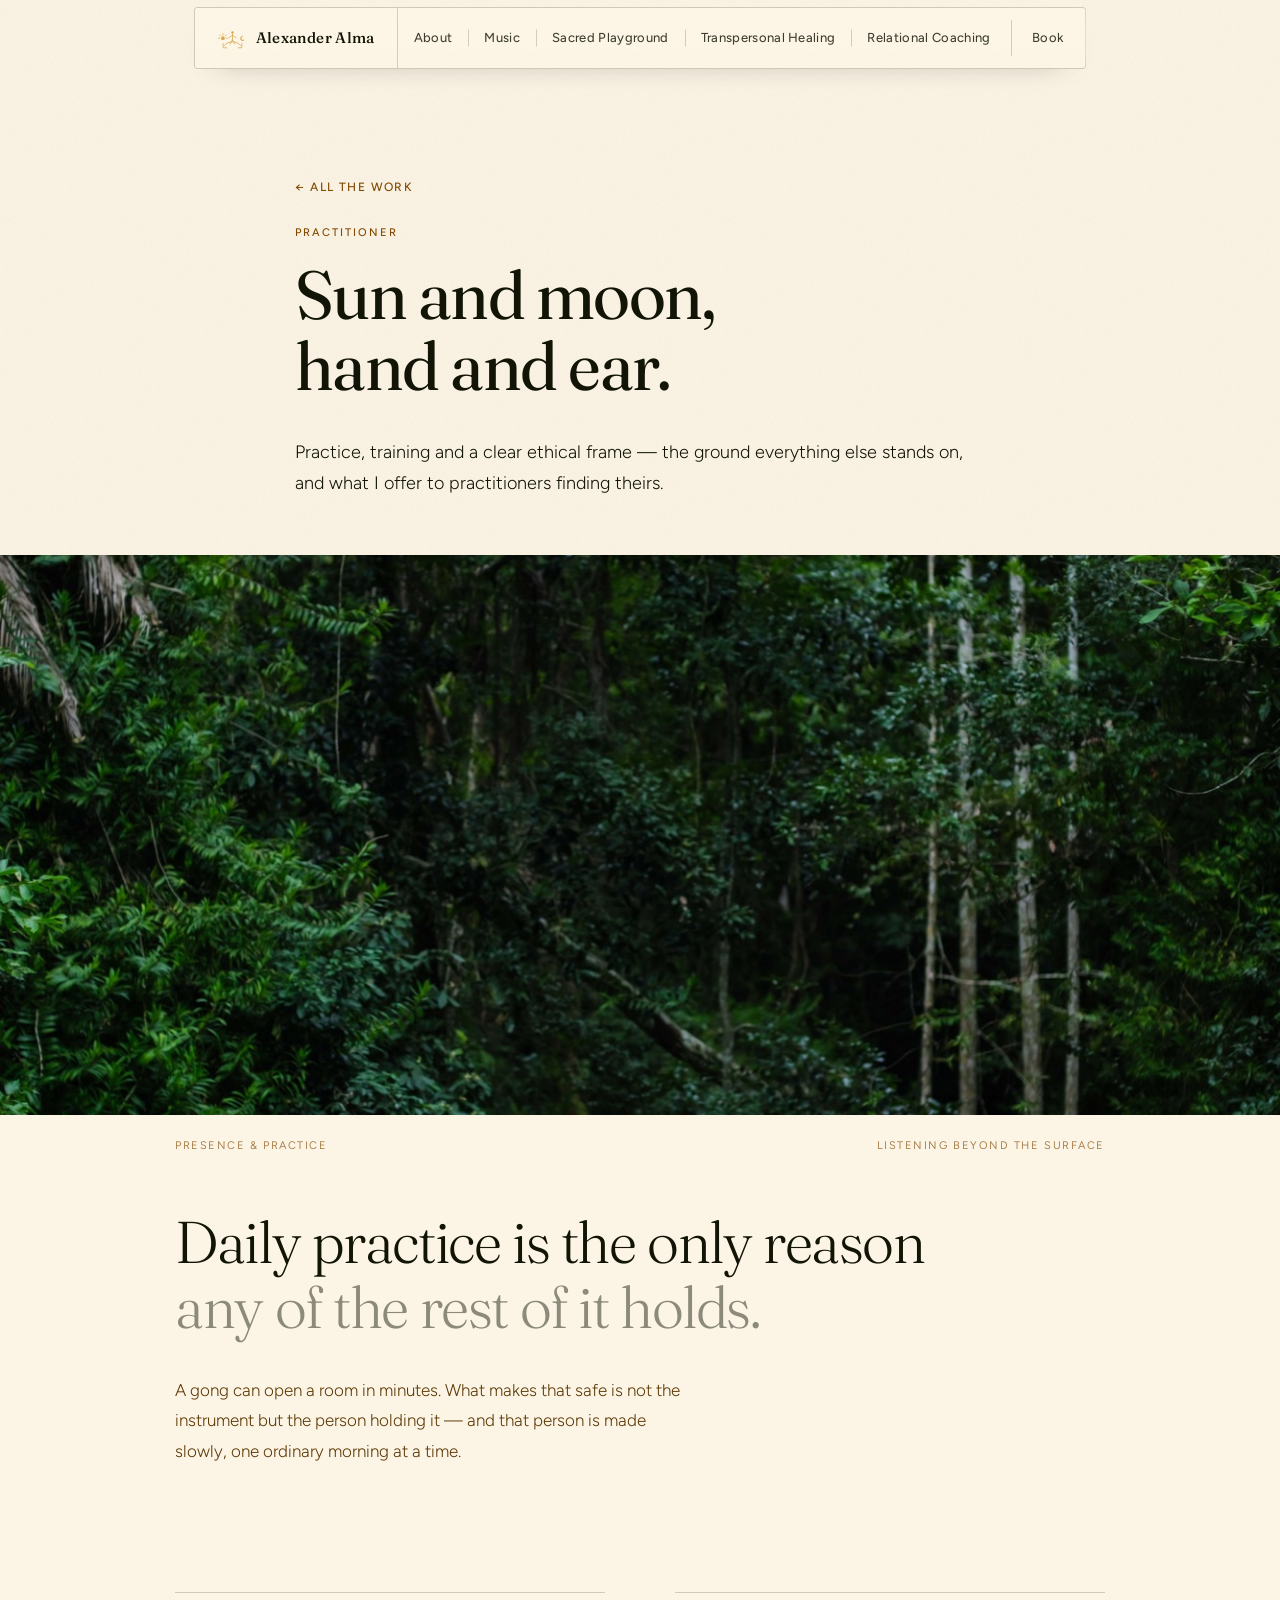
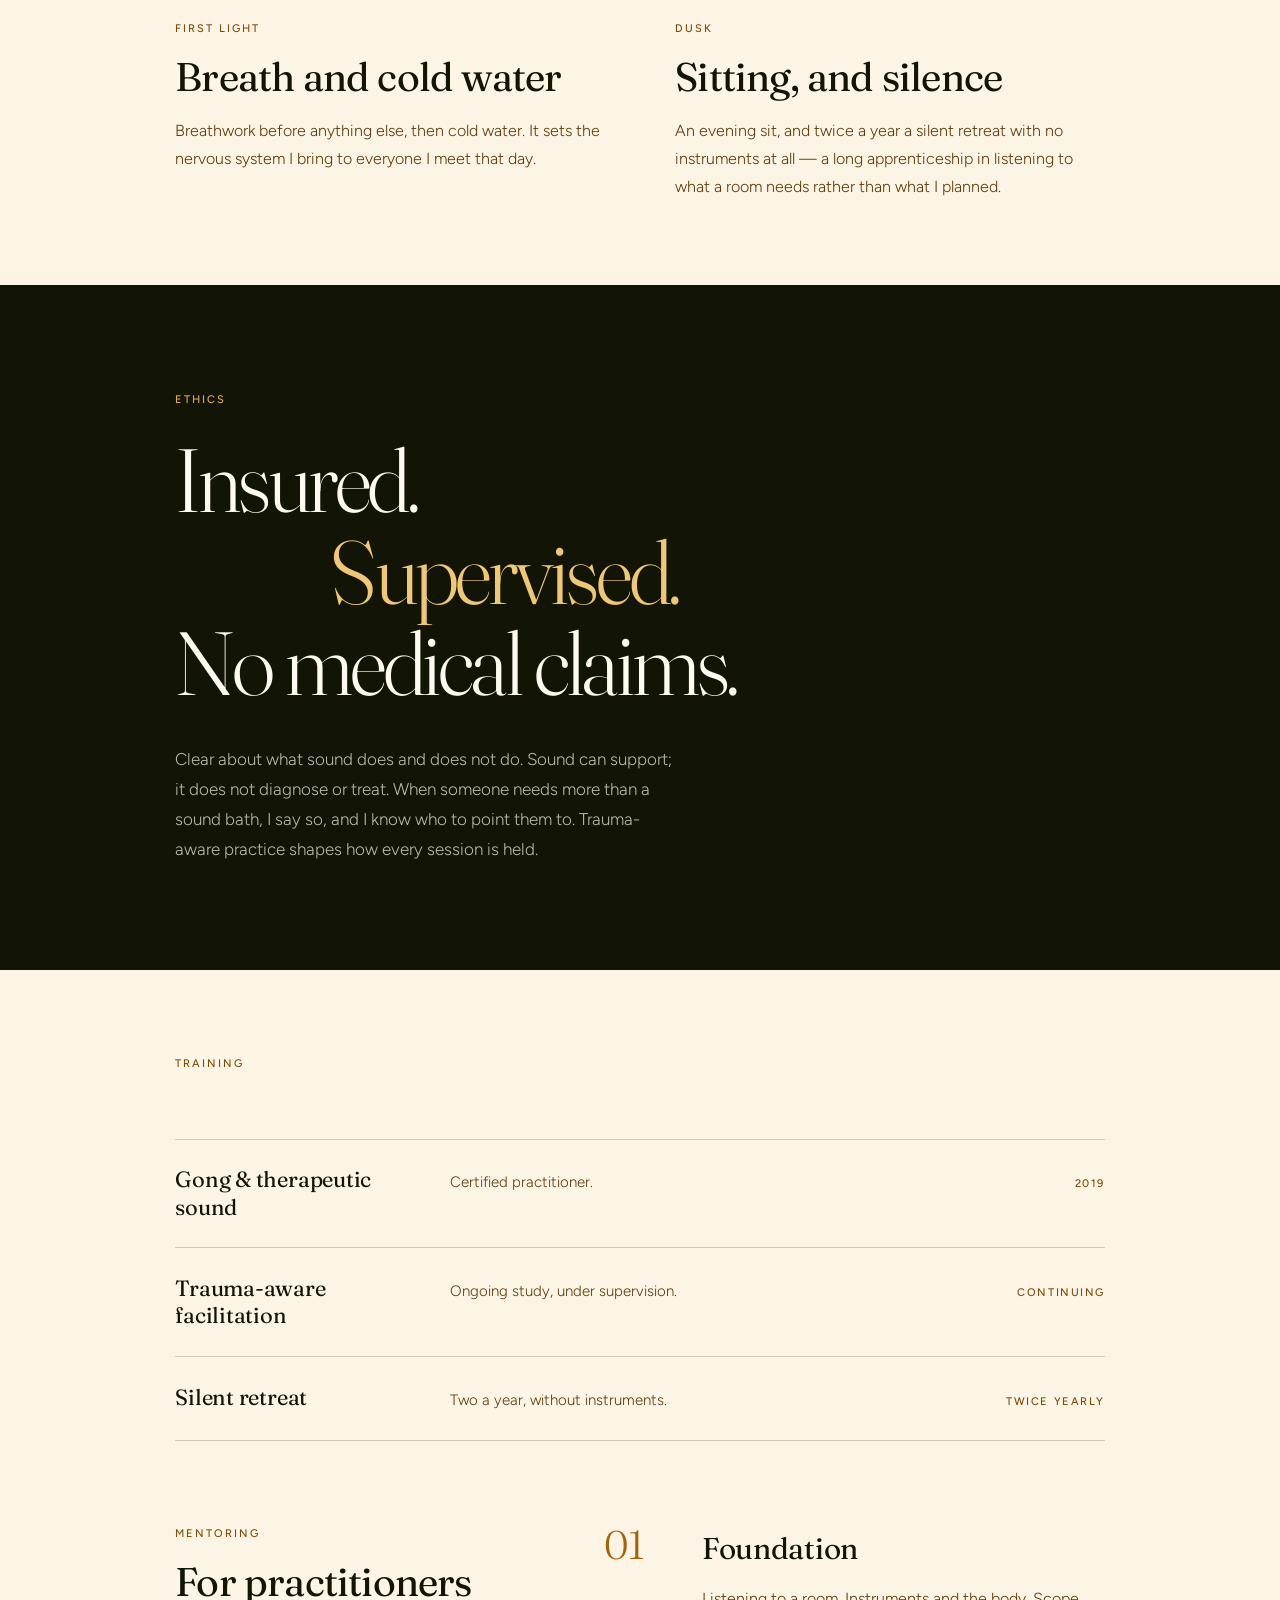
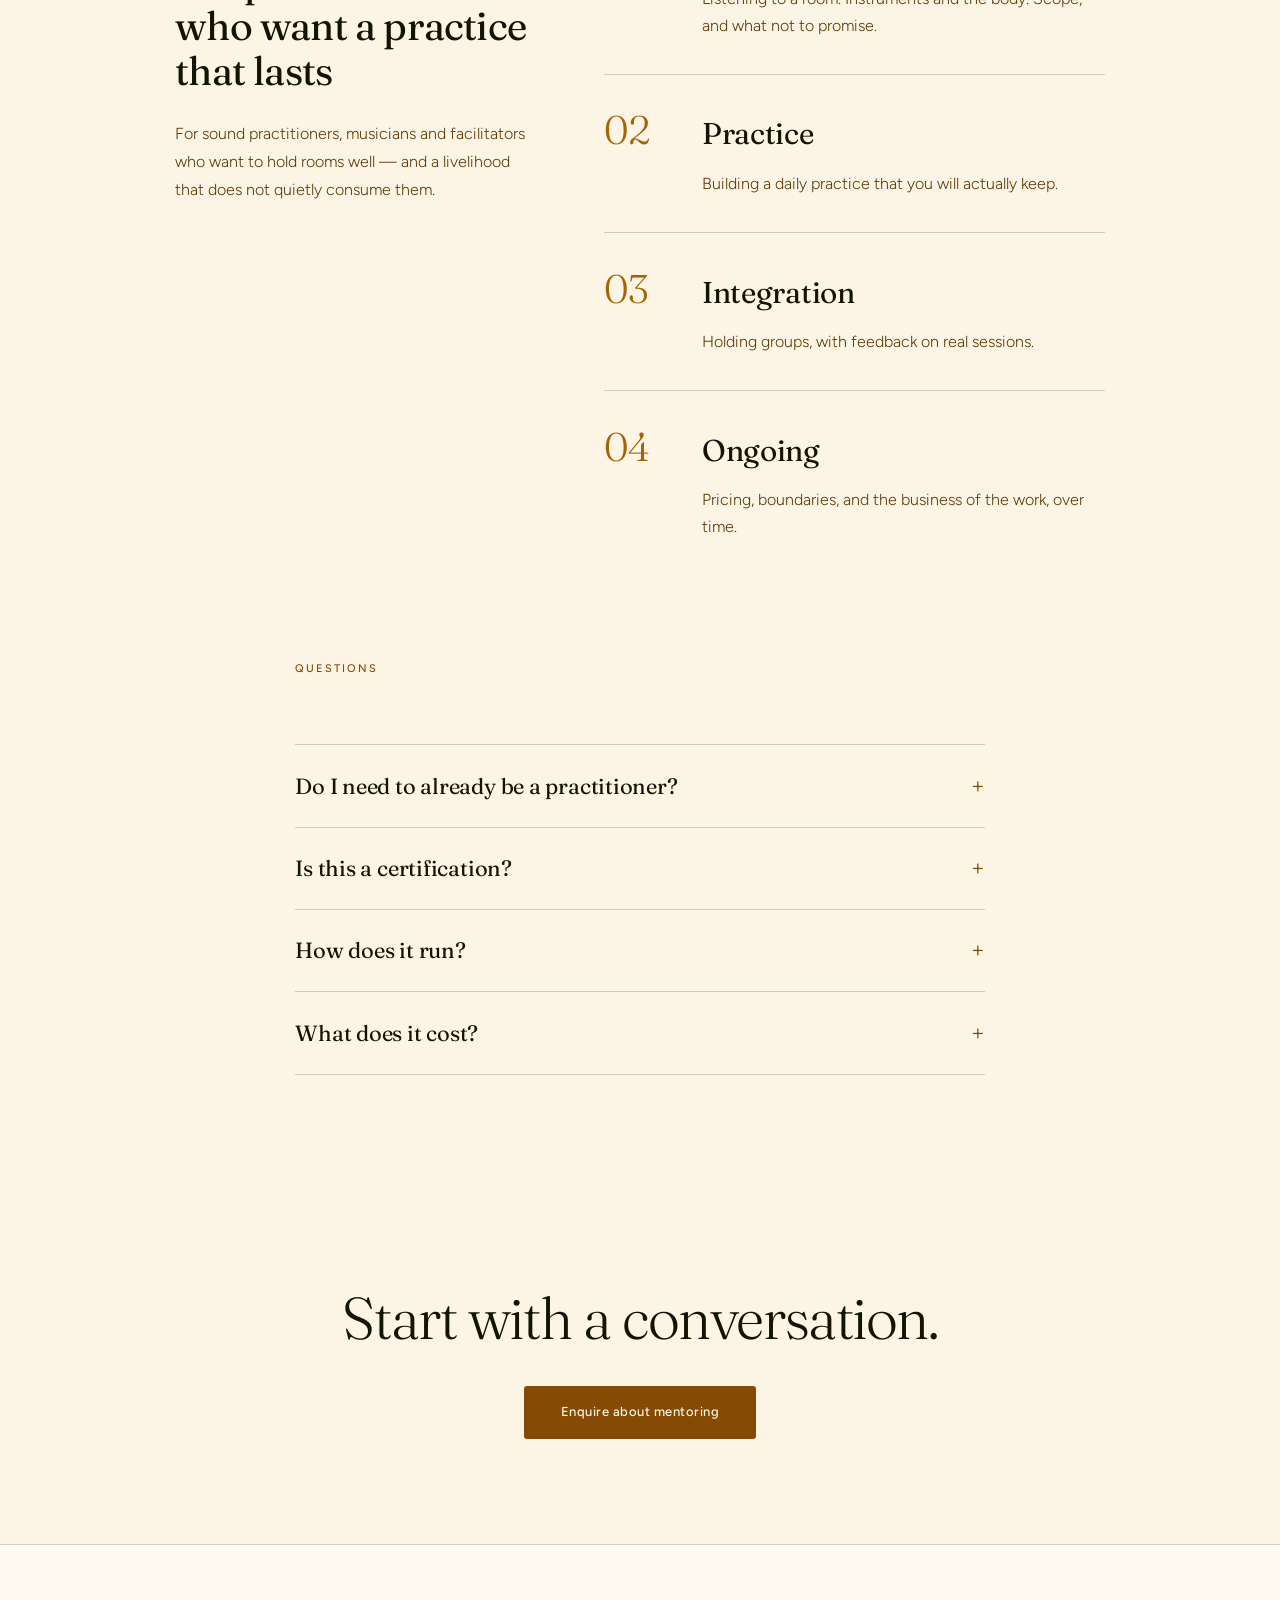
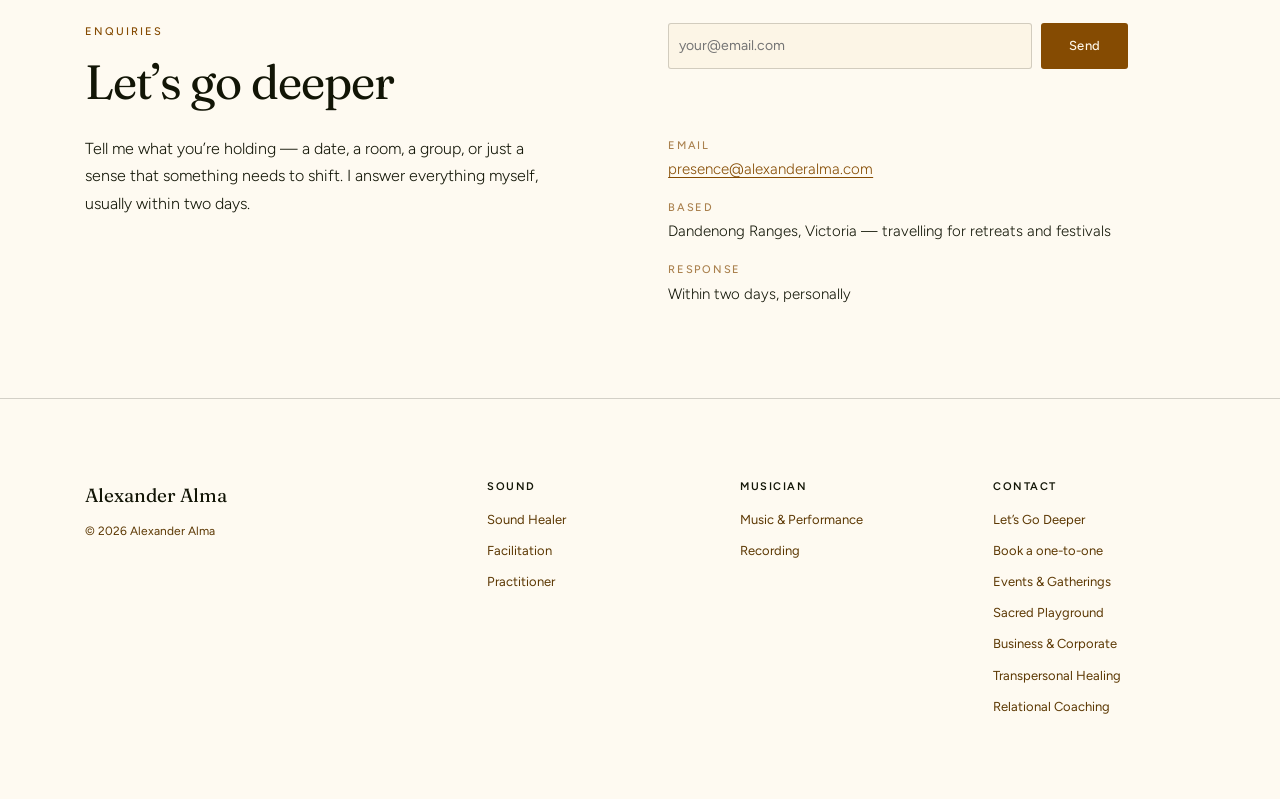
<file: practitioner.html>
<!DOCTYPE html>
<html lang="en" class="no-js">
<head>
<meta charset="utf-8">
<meta name="viewport" content="width=device-width, initial-scale=1">
<title>Practitioner — Training, Daily Practice &amp; Ethics | Alexander</title>
<meta name="description" content="Gong and therapeutic sound certification, ongoing trauma-aware study, daily breath and sitting practice, and a clear ethical frame. Insured and supervised." />
<meta name="keywords" content="sound healer, sound bath, gong bath, singing bowls, musician, live acoustic music, nature spirituality, retreat facilitator, breathwork, meditation, ceremony" />
<link rel="canonical" href="https://alexanderalma.com/practitioner.html" />
<meta name="theme-color" content="#f0c872" />
<meta property="og:type" content="website" />
<meta property="og:site_name" content="Alexander" />
<meta property="og:url" content="https://alexanderalma.com/practitioner.html" />
<meta property="og:title" content="Practitioner — Training, Daily Practice &amp; Ethics | Alexander" />
<meta property="og:description" content="Daily practice is the only reason any of the rest of it holds." />
<meta property="og:image" content="https://alexanderalma.com/assets/img/alexander-rainforest-1200.jpg" />
<meta name="twitter:card" content="summary_large_image" />
<link rel="preconnect" href="https://fonts.googleapis.com">
<link rel="preconnect" href="https://fonts.gstatic.com" crossorigin>
<script>document.documentElement.classList.replace('no-js', 'js');</script>
<link rel="stylesheet" href="css/organic.css?v=20261006a" />
<link rel="stylesheet" href="css/palette.css?v=20261006a" />
<link rel="stylesheet" href="css/site.css?v=20261006b" />
</head>
<body>
<a class="skip-link" href="#main">Skip to content</a>
<div class="ground grain">
  <header class="site-header"><nav class="site-nav" data-open="false" aria-label="Main navigation">
  <a class="nav-home" href="index.html" aria-label="Alexander Alma home"><img src="assets/img/alexander-alma-mark.svg" alt=""><span>Alexander Alma</span></a>
  <button class="nav-toggle" type="button" aria-expanded="false" aria-controls="site-menu"><span class="nav-toggle-label">Menu</span><span class="nav-toggle-icon" aria-hidden="true"></span></button>
  <div class="nav-collapse" id="site-menu"><div class="nav-collapse-inner"><ul class="nav-list">
    <li class="nav-item"><a class="nav-link" href="about.html">About</a></li><li class="nav-item"><a class="nav-link" href="musician.html">Music</a></li><li class="nav-item"><a class="nav-link" href="sacred-playground.html">Sacred Playground</a></li>
    <li class="nav-item"><a class="nav-link" href="transpersonal-healing.html">Transpersonal Healing</a></li><li class="nav-item"><a class="nav-link" href="relational-coaching.html">Relational Coaching</a></li>
  <li class="nav-item nav-book"><a class="nav-link" href="https://cal.com/alexanderalma">Book</a></li></ul></div></div>
 </nav></header>

  <main id="main" class="rise">
    <!-- Hero: quiet and reflective. -->
    <section class="wrap-sm page-open">
      <p class="back-link"><a href="index.html#ways-in">&larr; All the work</a></p>
      <span class="eyebrow">Practitioner</span>
      <h1 class="page-statement" style="margin-top: var(--space-4)">Sun and moon, hand and ear.</h1>
      <p class="lede">Practice, training and a clear ethical frame &mdash; the ground everything else stands on, and what I offer to practitioners finding theirs.</p>
    </section>

    <figure class="media-feature practitioner-portrait">
      <div class="media-frame"><img class="site-photo" src="assets/img/october-2026/deep-facilitation.jpg" width="1333" height="2000" alt="Alexander standing in a deep rainforest setting." fetchpriority="high" decoding="async"></div>
      <figcaption><span>Presence &amp; practice</span><span>Listening beyond the surface</span></figcaption>
    </figure>

    <!-- Why practice matters — one sentence, a whole section. -->
    <section class="section-air wrap-md" style="padding-top: calc(var(--space-8) * 1.6)">
      <p class="statement">Daily practice is the only reason <span class="quiet">any of the rest of it holds.</span></p>
      <p class="statement-follow">A gong can open a room in minutes. What makes that safe is not the instrument but the person holding it &mdash; and that person is made slowly, one ordinary morning at a time.</p>
    </section>

    <!-- The practice — a day, dawn to dusk. -->
    <section class="section wrap-md" style="padding-top: 0">
      <div class="editorial-split editorial-split-even">
        <div style="border-top: 1px solid var(--color-divider); padding-top: var(--space-6)">
          <span class="eyebrow">First light</span>
          <h2 class="split-title" style="margin-bottom: var(--space-4)">Breath and cold water</h2>
          <p class="split-body">Breathwork before anything else, then cold water. It sets the nervous system I bring to everyone I meet that day.</p>
        </div>
        <div style="border-top: 1px solid var(--color-divider); padding-top: var(--space-6)">
          <span class="eyebrow">Dusk</span>
          <h2 class="split-title" style="margin-bottom: var(--space-4)">Sitting, and silence</h2>
          <p class="split-body">An evening sit, and twice a year a silent retreat with no instruments at all &mdash; a long apprenticeship in listening to what a room needs rather than what I planned.</p>
        </div>
      </div>
    </section>

    <!-- Ethics — given the heaviest visual weight on the page. -->
    <section class="audio-feature" aria-labelledby="ethics-title">
      <div class="wrap-md">
        <span class="eyebrow" id="ethics-title">Ethics</span>
        <ul class="word-stack ethics-stack" style="margin-top: var(--space-6)">
          <li>Insured.</li>
          <li>Supervised.</li>
          <li>No medical claims.</li>
        </ul>
        <p class="statement-follow" style="color: color-mix(in srgb, var(--color-neutral-100) 72%, transparent)">Clear about what sound does and does not do. Sound can support; it does not diagnose or treat. When someone needs more than a sound bath, I say so, and I know who to point them to. Trauma-aware practice shapes how every session is held.</p>
      </div>
    </section>

    <!-- Training — credentials, as a short ruled list. -->
    <section class="section wrap-md">
      <div class="section-intro"><span class="eyebrow">Training</span></div>
      <ul class="ruled-list">
        <li><h2 class="ruled-term">Gong &amp; therapeutic sound</h2><p class="ruled-desc">Certified practitioner.</p><span class="ruled-meta">2019</span></li>
        <li><h2 class="ruled-term">Trauma-aware facilitation</h2><p class="ruled-desc">Ongoing study, under supervision.</p><span class="ruled-meta">Continuing</span></li>
        <li><h2 class="ruled-term">Silent retreat</h2><p class="ruled-desc">Two a year, without instruments.</p><span class="ruled-meta">Twice yearly</span></li>
      </ul>
    </section>

    <!-- Mentoring — what is shared, and the path through it. -->
    <section class="section wrap-md" style="padding-top: 0">
      <div class="editorial-split">
        <div>
          <span class="eyebrow">Mentoring</span>
          <h2 class="split-title">For practitioners who want a practice that lasts</h2>
          <p class="split-body" style="margin-top: var(--space-6)">For sound practitioners, musicians and facilitators who want to hold rooms well &mdash; and a livelihood that does not quietly consume them.</p>
        </div>
        <ol class="process process-vertical" style="margin-top: 0">
          <li><span class="process-num">01</span><span class="process-name">Foundation</span><p class="process-text">Listening to a room. Instruments and the body. Scope, and what not to promise.</p></li>
          <li><span class="process-num">02</span><span class="process-name">Practice</span><p class="process-text">Building a daily practice that you will actually keep.</p></li>
          <li><span class="process-num">03</span><span class="process-name">Integration</span><p class="process-text">Holding groups, with feedback on real sessions.</p></li>
          <li><span class="process-num">04</span><span class="process-name">Ongoing</span><p class="process-text">Pricing, boundaries, and the business of the work, over time.</p></li>
        </ol>
      </div>
    </section>

    <!-- FAQ — questions, answered plainly. -->
    <section class="section wrap-sm" style="padding-top: 0">
      <div class="section-intro"><span class="eyebrow">Questions</span></div>
      <div class="faq">
        <details><summary>Do I need to already be a practitioner?</summary><p>No, but you need a practice of some kind, and a reason. Tell me where you are and we&rsquo;ll see whether this is the right step.</p></details>
        <details><summary>Is this a certification?</summary><p>No. Mentoring sits alongside formal training rather than replacing it. If you need a certification, I&rsquo;ll point you to where I trained.</p></details>
        <details><summary>How does it run?</summary><p>One to one, at a pace that fits your life. We agree the shape together after a first conversation.</p></details>
        <details><summary>What does it cost?</summary><p>It depends on the shape we agree. Write to me and I&rsquo;ll be straightforward about it.</p></details>
      </div>
    </section>

    <section class="final-invitation">
      <div class="wrap-sm">
        <p class="statement">Start with a conversation.</p>
        <div class="actions"><a class="btn btn-primary btn-lg" href="#contact">Enquire about mentoring</a></div>
      </div>
    </section>
  </main>
  <section id="contact" class="contact">
    <div class="contact-grid">
      <div>
        <span class="eyebrow">Enquiries</span>
        <h2 class="contact-title">Let&rsquo;s go deeper</h2>
        <p class="contact-lede">Tell me what you&rsquo;re holding &mdash; a date, a room, a group, or just a sense that something needs to shift. I answer everything myself, usually within two days.</p>
      </div>
      <div>
        <form class="contact-form" data-to="presence@alexanderalma.com">
          <label class="visually-hidden" for="contact-email">Your email address</label>
          <input class="input" id="contact-email" name="email" type="email" autocomplete="email" placeholder="your@email.com" required />
          <button class="btn btn-primary" type="submit">Send</button>
        </form>
        <p class="form-status" role="status" aria-live="polite"></p>
        <dl class="contact-detail" style="margin-top: var(--space-8)">
          <div><dt>Email</dt><dd><a href="mailto:presence@alexanderalma.com">presence@alexanderalma.com</a></dd></div>
          <div><dt>Based</dt><dd>Dandenong Ranges, Victoria &mdash; travelling for retreats and festivals</dd></div>
          <div><dt>Response</dt><dd>Within two days, personally</dd></div>
        </dl>
      </div>
    </div>
  </section>

  <footer class="site-footer"><div class="footer-inner">
      <div class="footer-signoff"><a class="footer-home" href="index.html">Alexander Alma</a><p>&copy; <span data-year>2026</span> Alexander Alma</p></div>
      <nav class="footer-groups" aria-label="Footer navigation">
        <div class="footer-group"><h2>Sound</h2><a href="sound-healer.html">Sound Healer</a><a href="facilitator.html">Facilitation</a><a href="practitioner.html">Practitioner</a></div>
        <div class="footer-group"><h2>Musician</h2><a href="musician.html#listen">Music &amp; Performance</a><a href="musician.html#recording">Recording</a></div>
        <div class="footer-group"><h2>Contact</h2><a href="index.html#contact">Let’s Go Deeper</a><a href="https://cal.com/alexanderalma/90mins" data-cal-link="alexanderalma/90mins" rel="noopener">Book a one-to-one</a><a href="sacred-playground.html#events">Events &amp; Gatherings</a><a href="sacred-playground.html">Sacred Playground</a><a href="business.html">Business &amp; Corporate</a><a href="transpersonal-healing.html">Transpersonal Healing</a><a href="relational-coaching.html">Relational Coaching</a></div>
      </nav>
    </div></footer>
</div>
<script src="js/site.js?v=20261006a"></script>
</body>
</html>
</file>
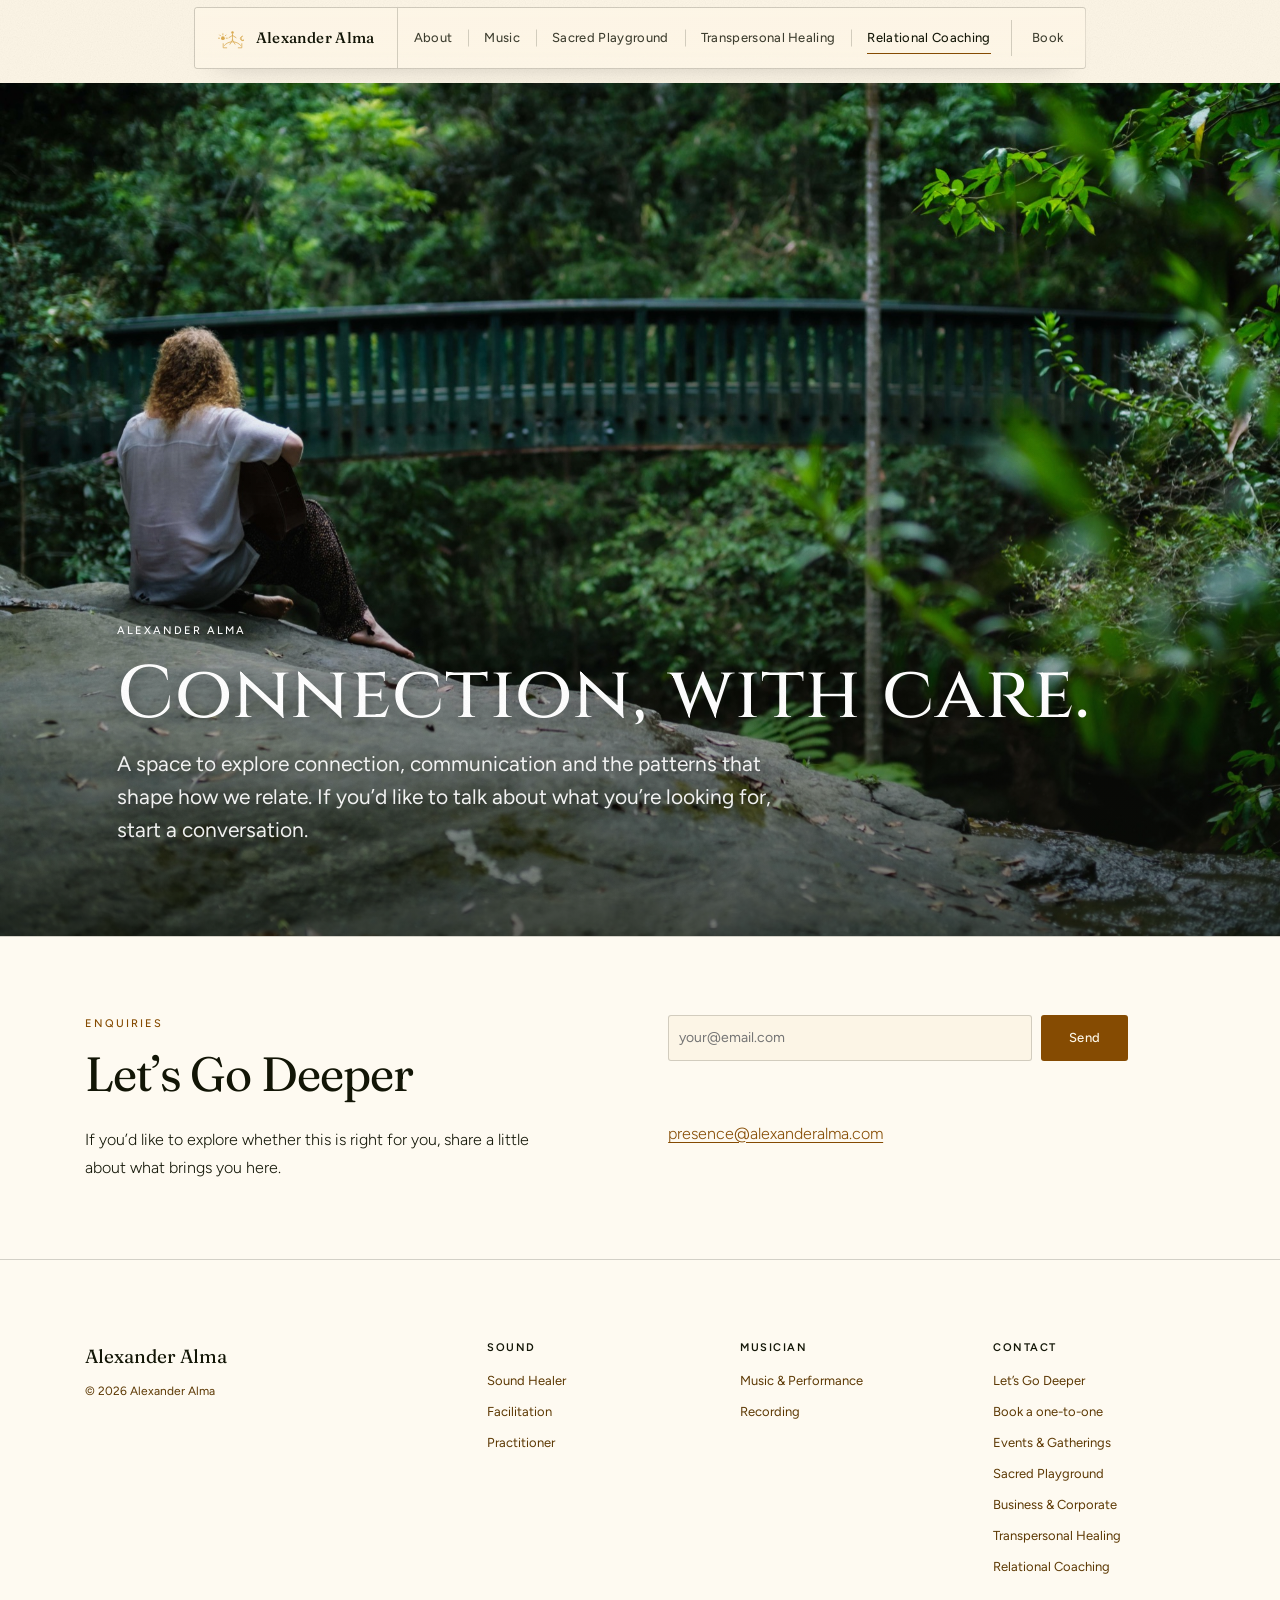
<file: relational-coaching.html>
<!doctype html><html lang="en" class="no-js"><head><meta charset="utf-8"><meta name="viewport" content="width=device-width, initial-scale=1"><title>Relational Coaching | Alexander Alma</title><meta name="description" content="A space to explore connection and relational coaching with Alexander Alma."><link rel="canonical" href="https://alexanderalma.com/relational-coaching.html"><meta name="theme-color" content="#f0c872"><script>document.documentElement.classList.replace('no-js','js');</script><link rel="stylesheet" href="css/organic.css?v=20261006a"><link rel="stylesheet" href="css/palette.css?v=20261006a"><link rel="stylesheet" href="css/site.css?v=20261006b"></head><body><a class="skip-link" href="#main">Skip to content</a><div class="ground grain"><header class="site-header"><nav class="site-nav" data-open="false" aria-label="Main navigation">
<a class="nav-home" href="index.html" aria-label="Alexander Alma home"><img src="assets/img/alexander-alma-mark.svg" alt=""><span>Alexander Alma</span></a><button class="nav-toggle" type="button" aria-expanded="false" aria-controls="site-menu"><span class="nav-toggle-label">Menu</span><span class="nav-toggle-icon" aria-hidden="true"></span></button><div class="nav-collapse" id="site-menu"><div class="nav-collapse-inner"><ul class="nav-list"><li class="nav-item"><a class="nav-link" href="about.html">About</a></li><li class="nav-item"><a class="nav-link" href="musician.html">Music</a></li><li class="nav-item"><a class="nav-link" href="sacred-playground.html">Sacred Playground</a></li><li class="nav-item"><a class="nav-link "  href="transpersonal-healing.html">Transpersonal Healing</a></li><li class="nav-item"><a class="nav-link current" aria-current="page" href="relational-coaching.html">Relational Coaching</a></li><li class="nav-item nav-book"><a class="nav-link" href="https://cal.com/alexanderalma">Book</a></li></ul></div></div></nav></header><main id="main" class="rise">
  <figure class="photo-stage service-hero">
    <img src="assets/img/october-2026/bridge-connection.jpg" alt="Alexander seated beside a footbridge in the rainforest." fetchpriority="high" decoding="async">
    <figcaption class="photo-stage-copy">
      <span class="eyebrow">Alexander Alma</span>
      <h1>Connection, with care.</h1>
      <p>A space to explore connection, communication and the patterns that shape how we relate. If you’d like to talk about what you’re looking for, start a conversation.</p>
    </figcaption>
  </figure>
</main><section id="contact" class="contact"><div class="contact-grid"><div><span class="eyebrow">Enquiries</span><h2 class="contact-title">Let’s Go Deeper</h2><p class="contact-lede">If you’d like to explore whether this is right for you, share a little about what brings you here.</p></div><div><form class="contact-form" data-to="presence@alexanderalma.com"><label class="visually-hidden" for="contact-email">Your email address</label><input class="input" id="contact-email" name="email" type="email" autocomplete="email" placeholder="your@email.com" required><button class="btn btn-primary" type="submit">Send</button></form><p class="form-status" role="status" aria-live="polite"></p><p class="contact-lede"><a href="mailto:presence@alexanderalma.com">presence@alexanderalma.com</a></p></div></div></section><footer class="site-footer"><div class="footer-inner"><div class="footer-signoff"><a class="footer-home" href="index.html">Alexander Alma</a><p>&copy; <span data-year>2026</span> Alexander Alma</p></div><nav class="footer-groups" aria-label="Footer navigation"><div class="footer-group"><h2>Sound</h2><a href="sound-healer.html">Sound Healer</a><a href="facilitator.html">Facilitation</a><a href="practitioner.html">Practitioner</a></div><div class="footer-group"><h2>Musician</h2><a href="musician.html#listen">Music &amp; Performance</a><a href="musician.html#recording">Recording</a></div><div class="footer-group"><h2>Contact</h2><a href="#contact">Let’s Go Deeper</a><a href="https://cal.com/alexanderalma/90mins" rel="noopener">Book a one-to-one</a><a href="sacred-playground.html#events">Events &amp; Gatherings</a><a href="sacred-playground.html">Sacred Playground</a><a href="business.html">Business &amp; Corporate</a><a href="transpersonal-healing.html">Transpersonal Healing</a><a href="relational-coaching.html">Relational Coaching</a></div></nav></div></footer></div><script src="js/site.js?v=20261006a"></script></body></html>
</file>
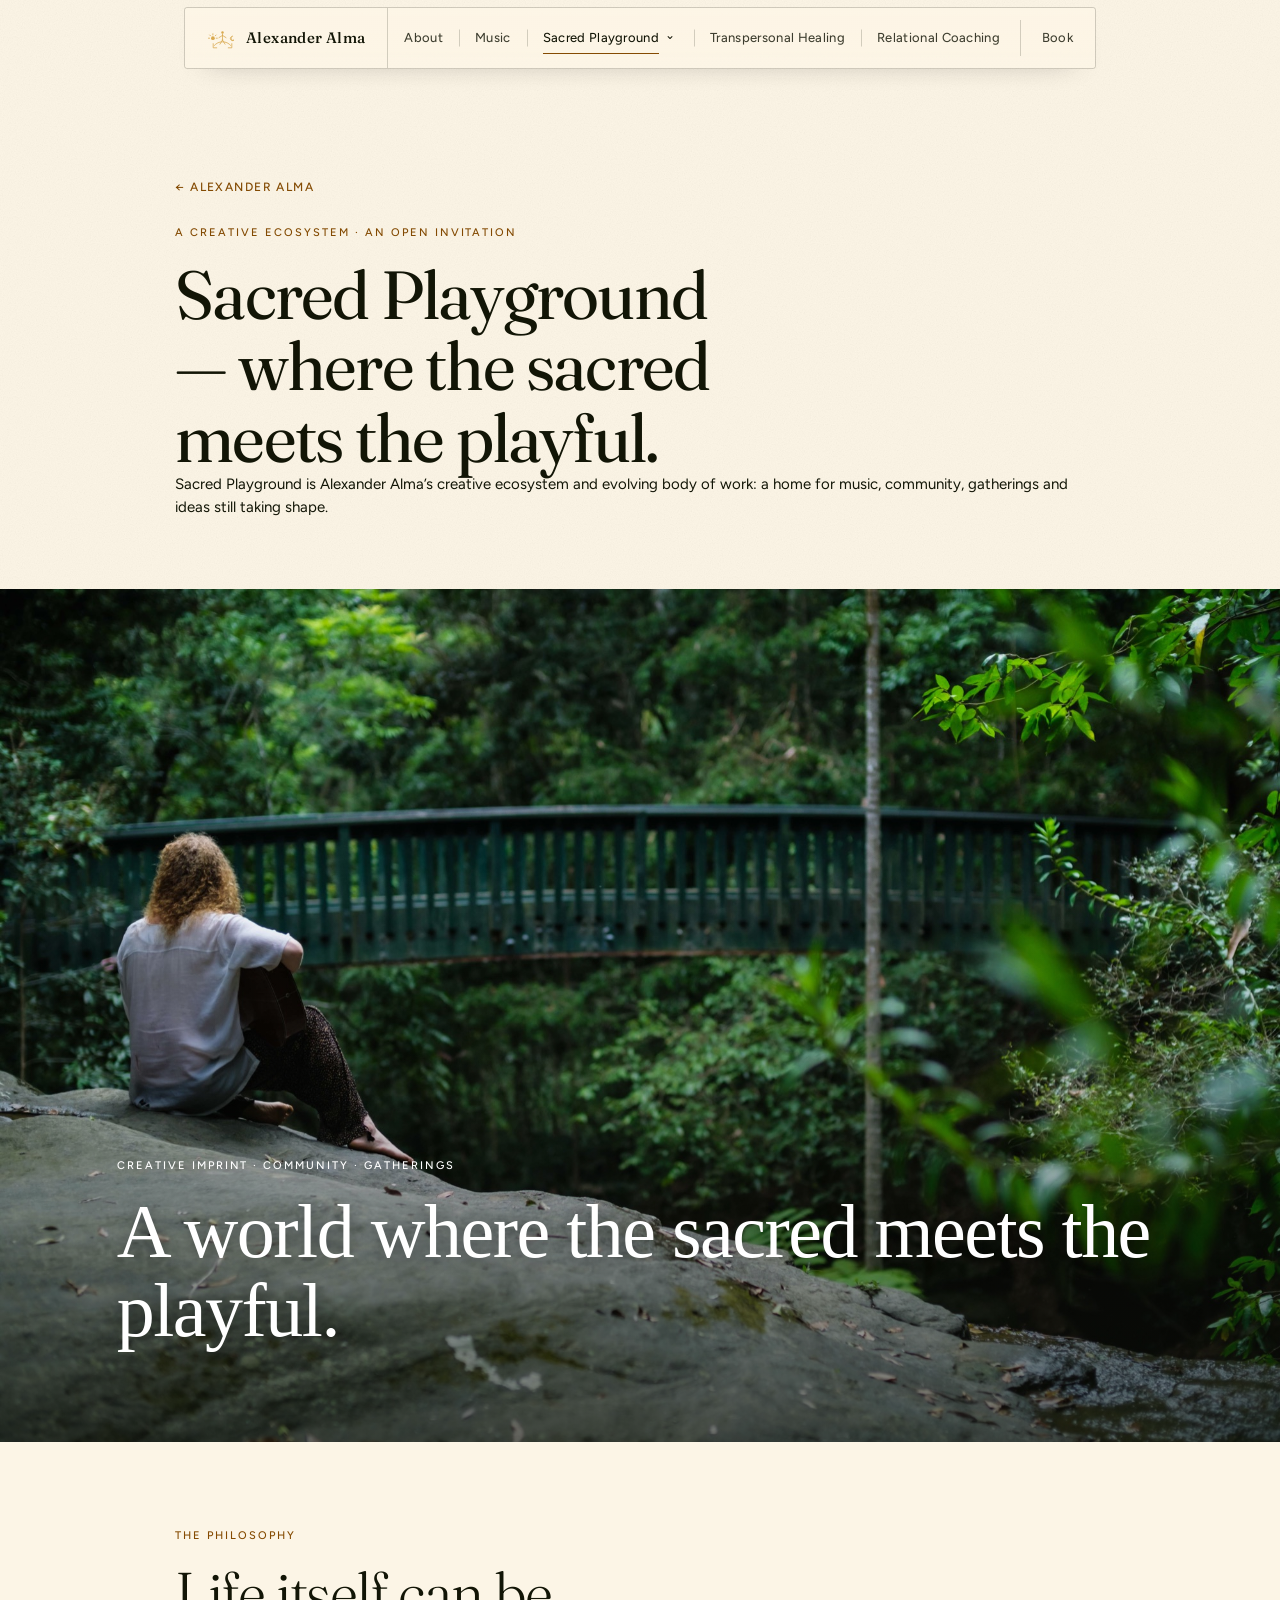
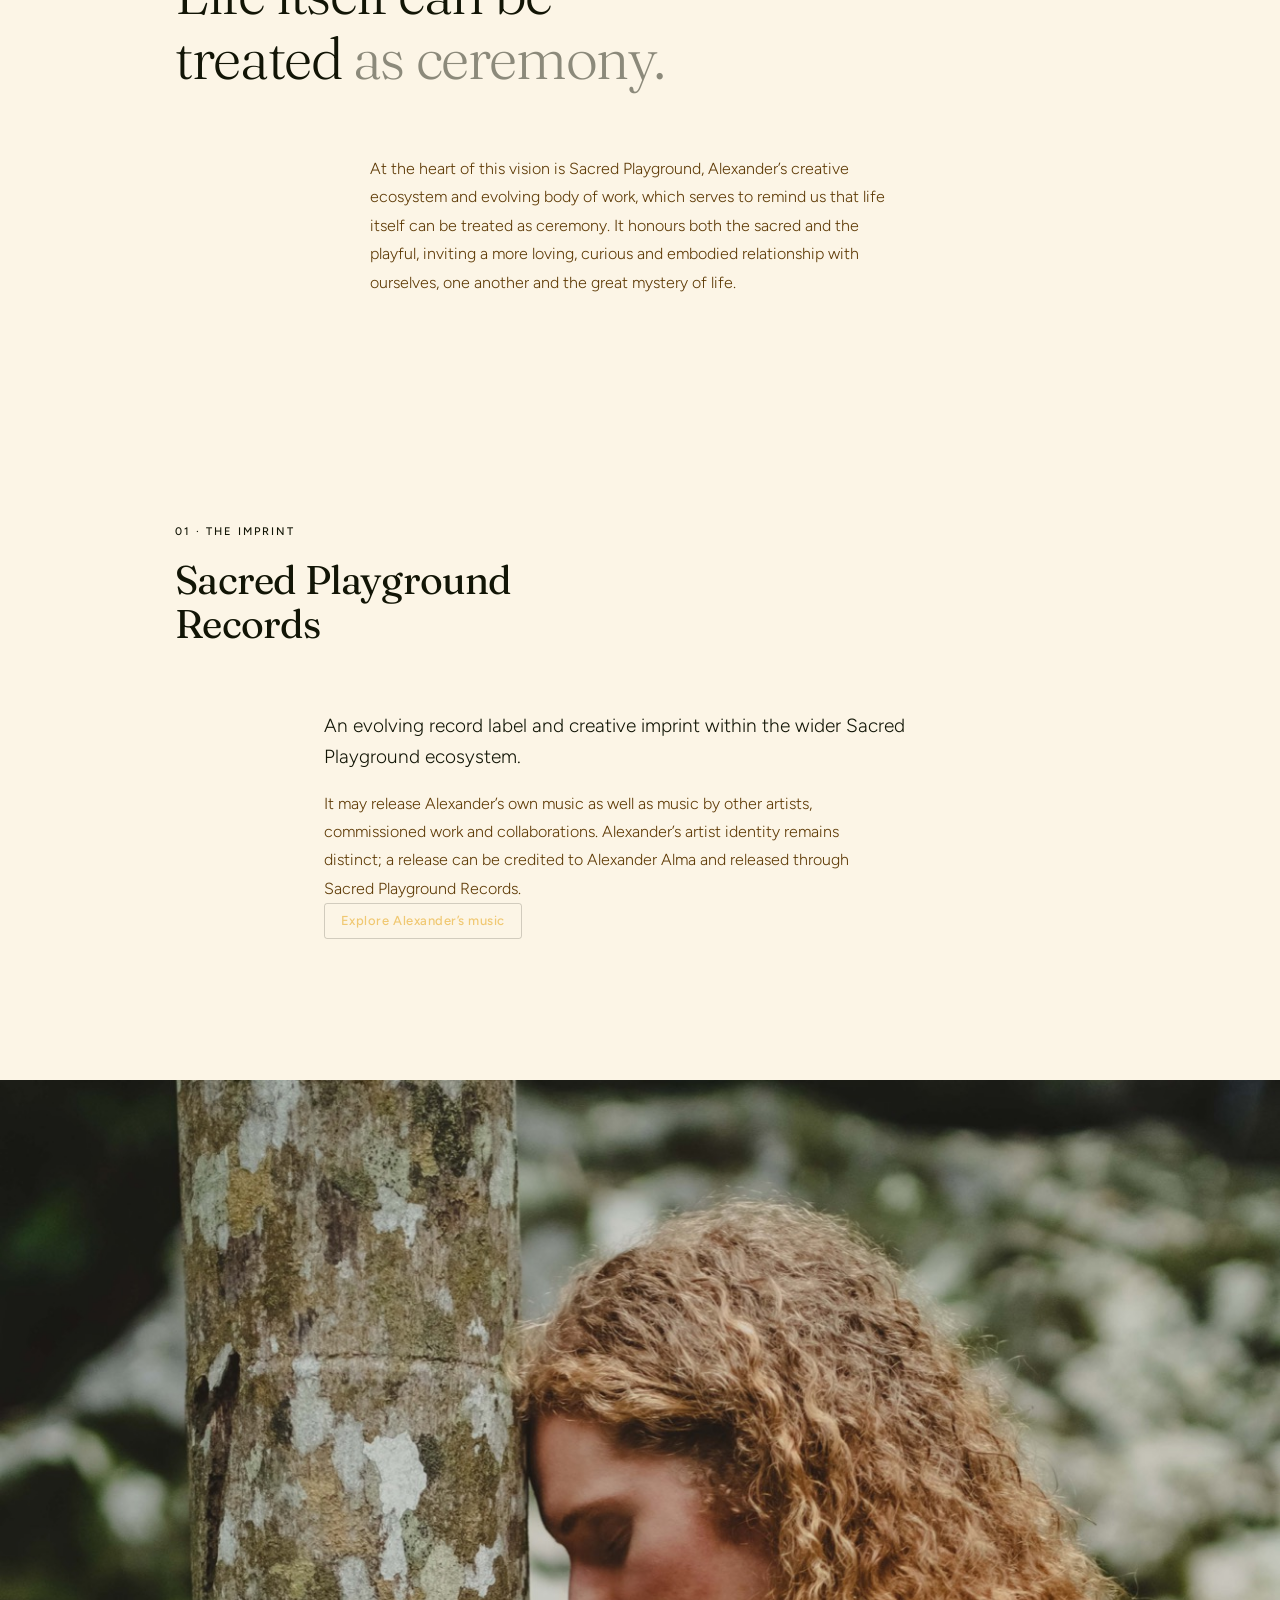
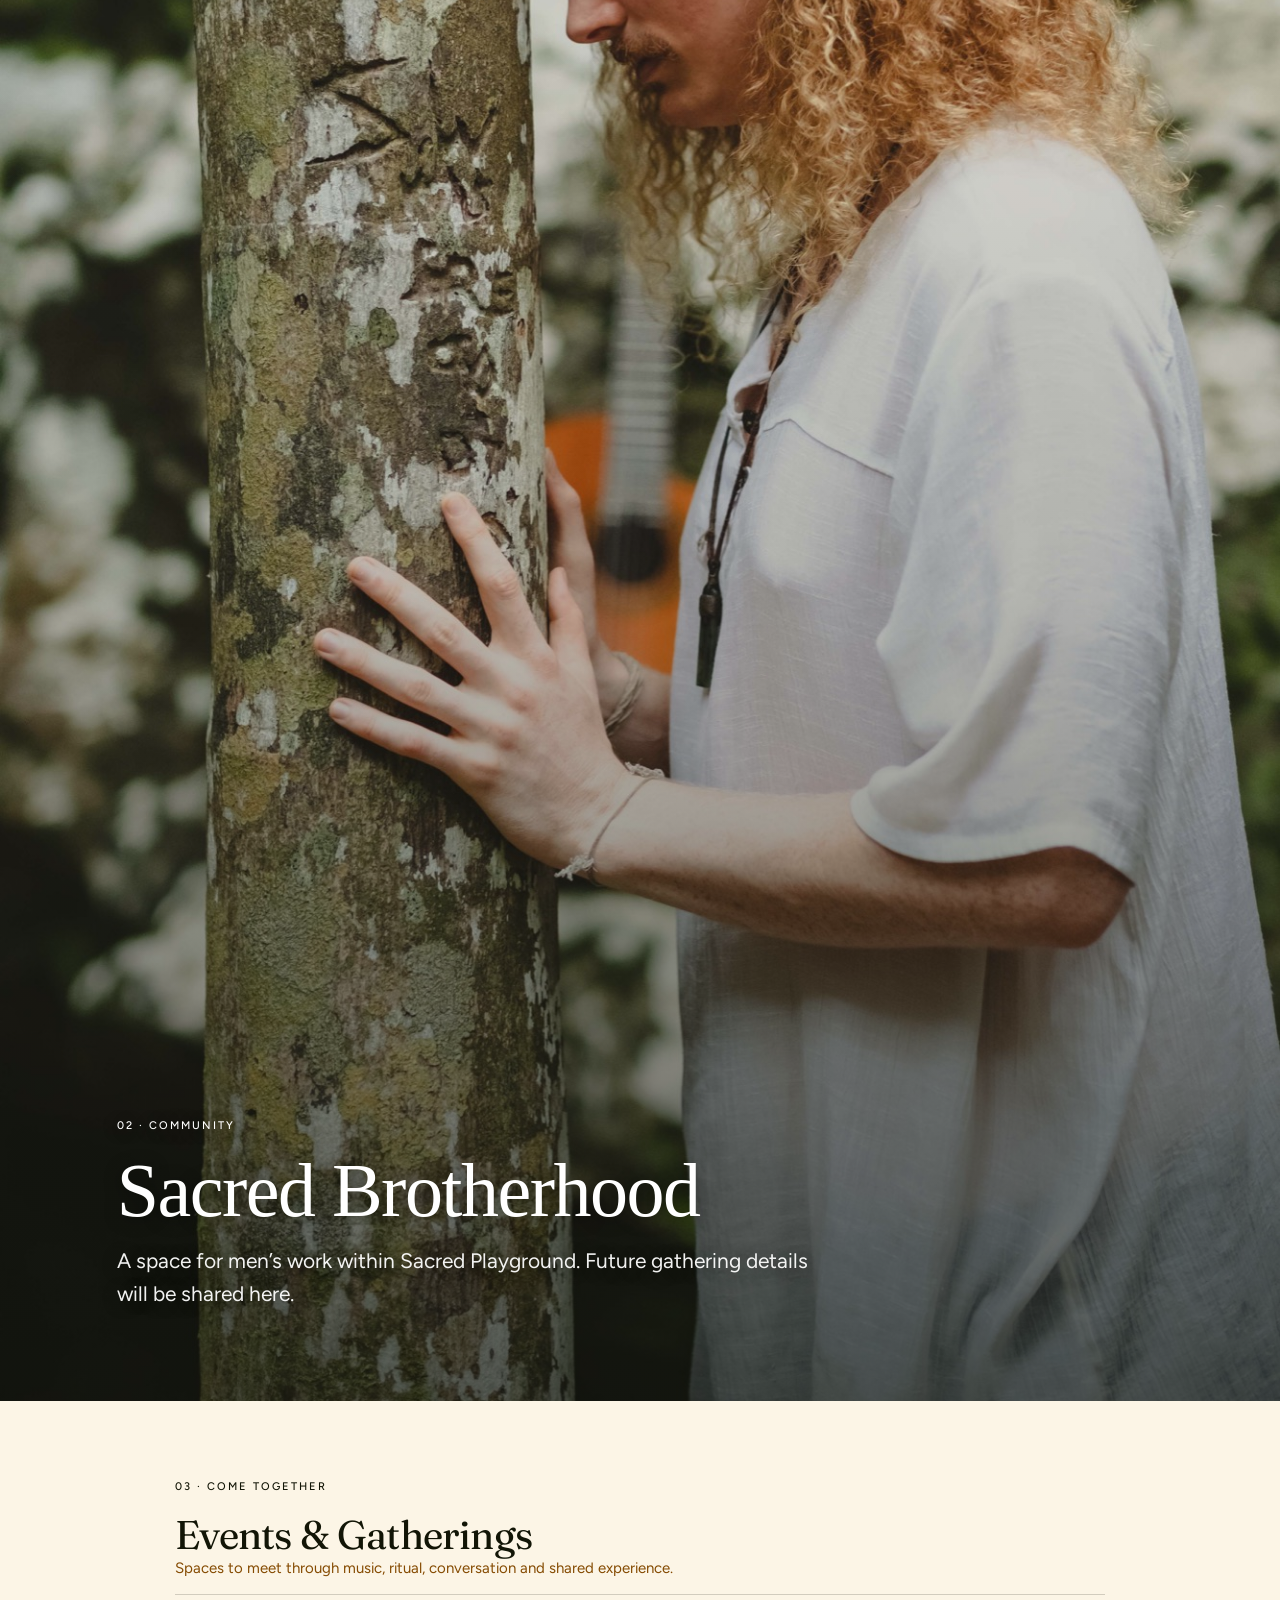
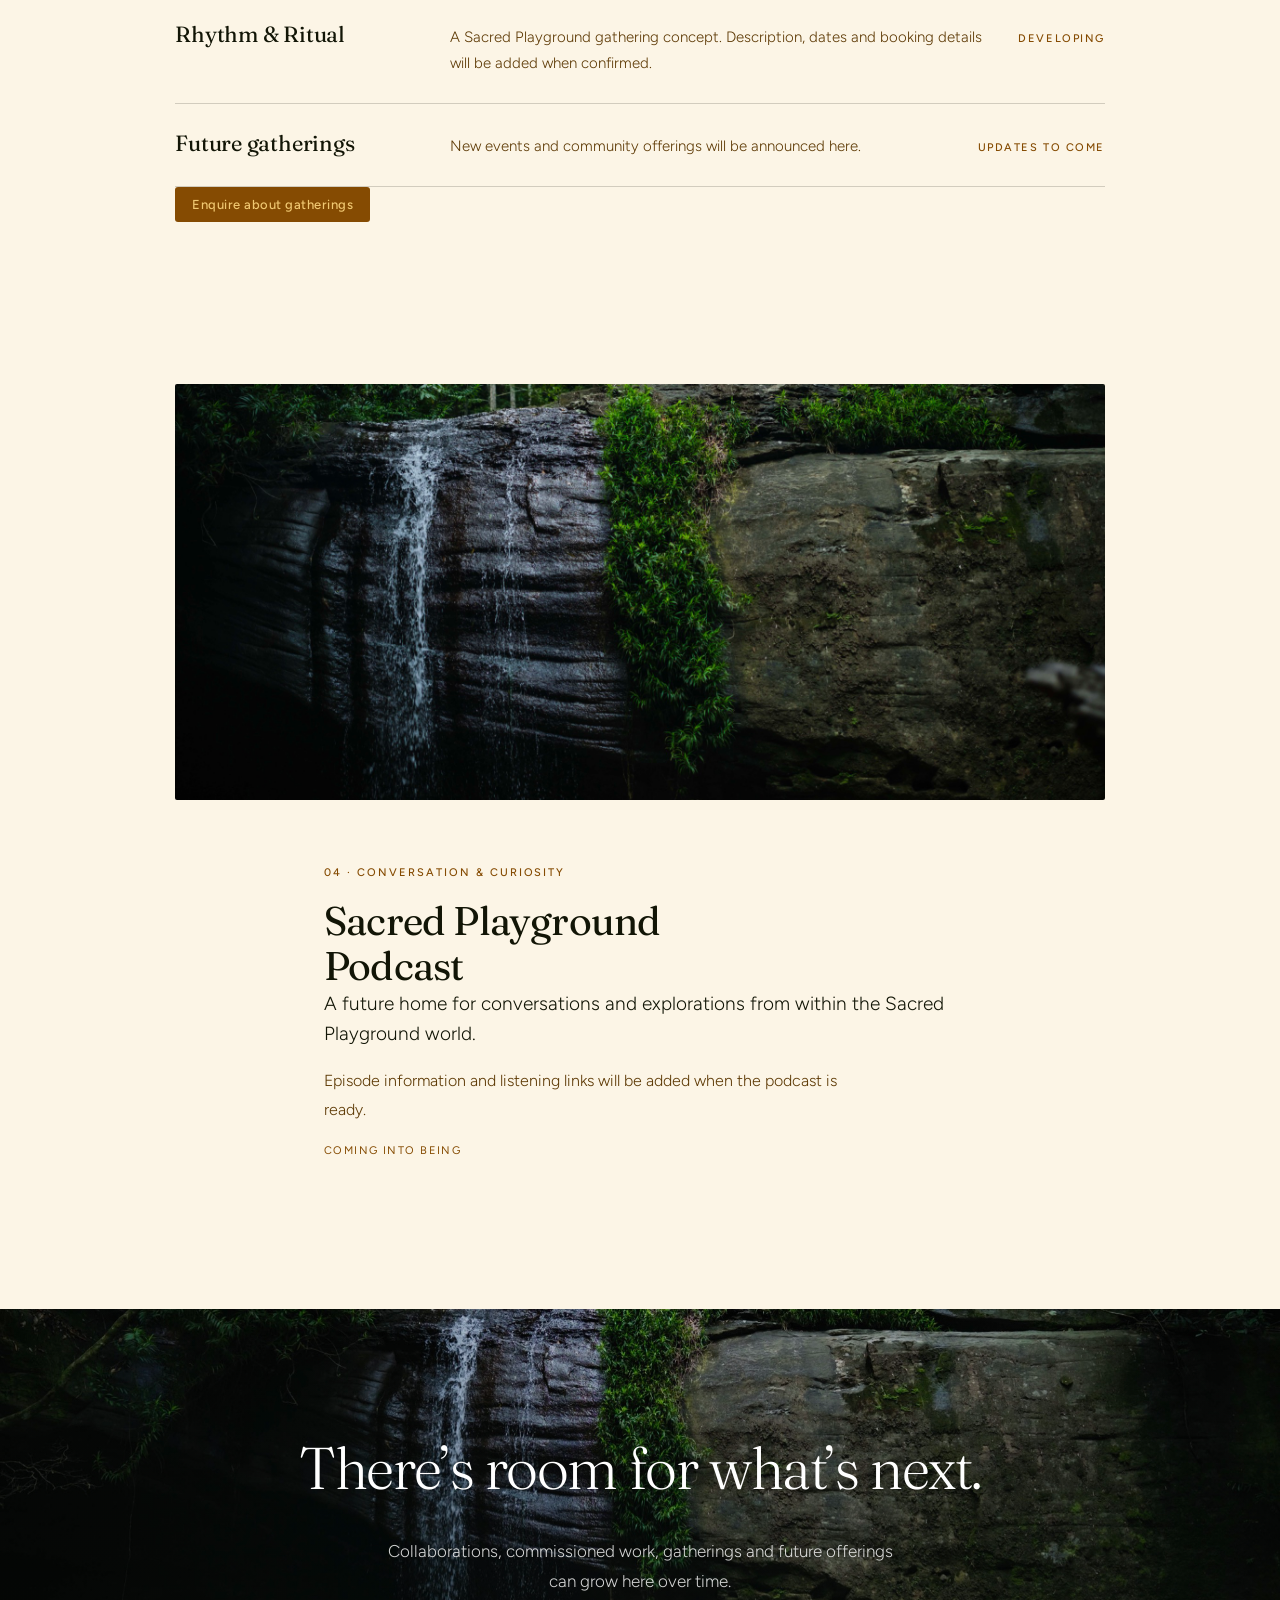
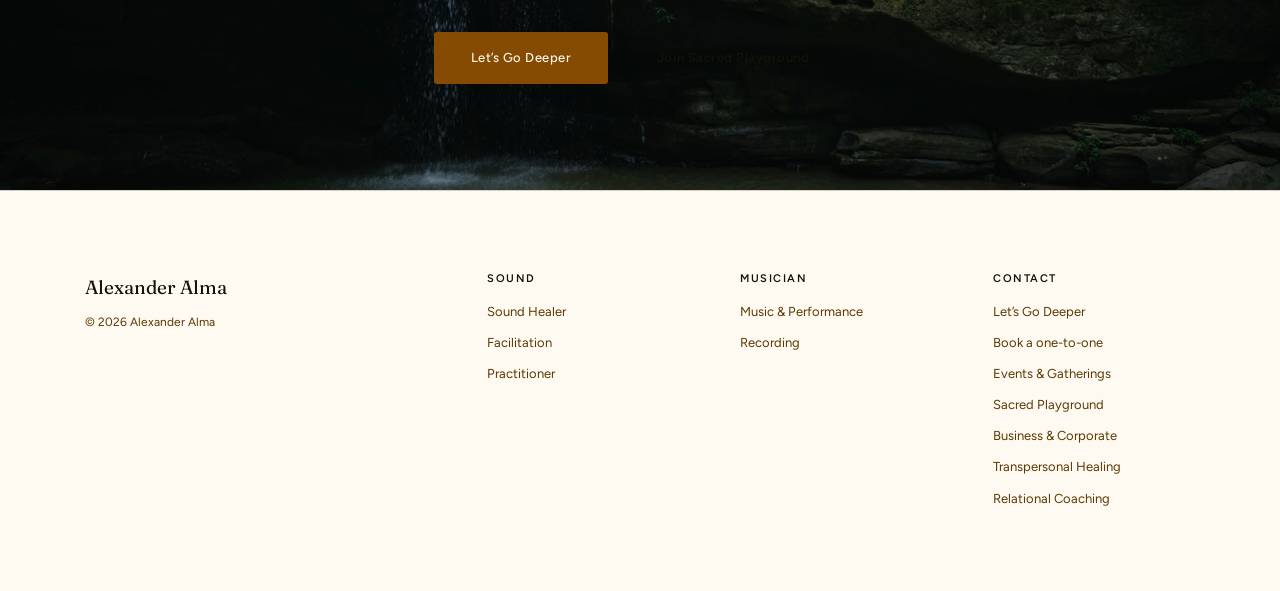
<file: sacred-playground.html>
<!DOCTYPE html>
<html lang="en" class="no-js">
<head>
<meta charset="utf-8">
<meta name="viewport" content="width=device-width, initial-scale=1">
<title>Sacred Playground — Music, Community & Creative Work | Alexander Alma</title>
<meta name="description" content="Sacred Playground is Alexander Alma’s creative ecosystem and evolving body of work: an imprint for music, community, events and future offerings." />
<link rel="canonical" href="https://alexanderalma.com/sacred-playground.html" />
<meta name="theme-color" content="#f0c872" />
<link rel="preconnect" href="https://fonts.googleapis.com"><link rel="preconnect" href="https://fonts.gstatic.com" crossorigin>
<script>document.documentElement.classList.replace('no-js', 'js');</script>
<link rel="stylesheet" href="css/organic.css?v=20261006a" />
<link rel="stylesheet" href="css/palette.css?v=20261006a" />
<link rel="stylesheet" href="css/site.css?v=20261006b" />
</head>
<body><a class="skip-link" href="#main">Skip to content</a><div class="ground grain playground-page">
<header class="site-header"><nav class="site-nav" data-open="false" aria-label="Main navigation">
  <a class="nav-home" href="index.html" aria-label="Alexander Alma home"><img src="assets/img/alexander-alma-mark.svg" alt=""><span>Alexander Alma</span></a>
  <button class="nav-toggle" type="button" aria-expanded="false" aria-controls="site-menu"><span class="nav-toggle-label">Menu</span><span class="nav-toggle-icon" aria-hidden="true"></span></button>
  <div class="nav-collapse" id="site-menu"><div class="nav-collapse-inner"><ul class="nav-list">
    <li class="nav-item"><a class="nav-link" href="about.html">About</a></li><li class="nav-item"><a class="nav-link" href="musician.html">Music</a></li><li class="nav-item nav-current-menu"><a class="nav-link current" aria-current="page" href="sacred-playground.html#overview">Sacred Playground</a><details class="nav-menu"><summary class="nav-menu-trigger" aria-label="Sacred Playground sections" title="Sacred Playground sections"></summary><div class="nav-submenu"><a href="sacred-playground.html#philosophy">Philosophy</a><a href="sacred-playground.html#records">Sacred Playground Records</a><a href="sacred-playground.html#brotherhood">Sacred Brotherhood</a><a href="sacred-playground.html#events">Events &amp; Gatherings</a><a href="sacred-playground.html#podcast">Podcast</a></div></details></li>
    <li class="nav-item"><a class="nav-link" href="transpersonal-healing.html">Transpersonal Healing</a></li><li class="nav-item"><a class="nav-link" href="relational-coaching.html">Relational Coaching</a></li>
  <li class="nav-item nav-book"><a class="nav-link" href="https://cal.com/alexanderalma">Book</a></li></ul></div></div>
 </nav></header>
<main id="main" class="rise">
<section class="wrap-md page-open" id="overview"><p class="back-link"><a href="index.html">&larr; Alexander Alma</a></p><span class="eyebrow">A creative ecosystem · an open invitation</span><h1 class="page-statement">Sacred Playground — where the sacred meets the playful.</h1><p class="prose-lead">Sacred Playground is Alexander Alma’s creative ecosystem and evolving body of work: a home for music, community, gatherings and ideas still taking shape.</p></section>
<figure class="photo-stage"><img src="assets/img/october-2026/bridge-connection.jpg" width="2000" height="1333" alt="Alexander seated near a forest bridge, with his guitar." fetchpriority="high" decoding="async"><figcaption class="photo-stage-copy"><span class="eyebrow">Creative imprint · community · gatherings</span><h2>A world where the sacred meets the playful.</h2></figcaption></figure>
<section id="philosophy" class="section wrap-md canopy-ground"><div class="editorial-split"><div><span class="eyebrow">The philosophy</span><p class="statement" style="margin-top:var(--space-4)">Life itself can be treated <span class="quiet">as ceremony.</span></p></div><div class="prose"><p>At the heart of this vision is Sacred Playground, Alexander’s creative ecosystem and evolving body of work, which serves to remind us that life itself can be treated as ceremony. It honours both the sacred and the playful, inviting a more loving, curious and embodied relationship with ourselves, one another and the great mystery of life.</p></div></div></section>
<section id="records" class="section band rock-ground"><div class="wrap-md editorial-split"><div><span class="eyebrow">01 · The imprint</span><h2 class="split-title">Sacred Playground Records</h2></div><div class="prose"><p class="prose-lead">An evolving record label and creative imprint within the wider Sacred Playground ecosystem.</p><p>It may release Alexander’s own music as well as music by other artists, commissioned work and collaborations. Alexander’s artist identity remains distinct; a release can be credited to Alexander Alma and released through Sacred Playground Records.</p><a class="btn btn-secondary" href="musician.html#recording">Explore Alexander’s music</a></div></div></section>
<section id="brotherhood"><figure class="photo-stage"><img src="assets/img/october-2026/tree-presence.jpg" width="1333" height="2000" alt="Alexander standing quietly among the rainforest trees." loading="lazy" decoding="async"><figcaption class="photo-stage-copy"><span class="eyebrow">02 · Community</span><h2>Sacred Brotherhood</h2><p>A space for men’s work within Sacred Playground. Future gathering details will be shared here.</p></figcaption></figure></section>
<section id="events" class="section band waterfall-ground"><div class="wrap-md"><span class="eyebrow">03 · Come together</span><h2 class="section-title">Events &amp; Gatherings</h2><p class="prose-lead">Spaces to meet through music, ritual, conversation and shared experience.</p><ul class="ruled-list"><li><h3 class="ruled-term">Rhythm &amp; Ritual</h3><p class="ruled-desc">A Sacred Playground gathering concept. Description, dates and booking details will be added when confirmed.</p><span class="ruled-meta">DEVELOPING</span></li><li><h3 class="ruled-term">Future gatherings</h3><p class="ruled-desc">New events and community offerings will be announced here.</p><span class="ruled-meta">UPDATES TO COME</span></li></ul><a class="btn btn-primary" href="index.html#contact">Enquire about gatherings</a></div></section>
<section id="podcast" class="section wrap-md"><div class="editorial-split"><div class="media-frame media-tall"><img class="site-photo" src="assets/img/october-2026/waterfall-detail.jpg" width="2000" height="896" alt="Water flowing over a textured rainforest rock face." loading="lazy" decoding="async"></div><div class="prose"><span class="eyebrow">04 · Conversation &amp; curiosity</span><h2 class="split-title">Sacred Playground Podcast</h2><p class="prose-lead">A future home for conversations and explorations from within the Sacred Playground world.</p><p>Episode information and listening links will be added when the podcast is ready.</p><span class="status-tag">COMING INTO BEING</span></div></div></section>
<section class="final-invitation sacred-closing"><img class="section-backdrop" src="assets/img/october-2026/waterfall-front.jpg" alt="" loading="lazy" decoding="async"><div class="wrap-sm"><p class="statement">There’s room for what’s next.</p><p class="statement-follow">Collaborations, commissioned work, gatherings and future offerings can grow here over time.</p><div class="actions"><a class="btn btn-primary btn-lg" href="index.html#contact">Let’s Go Deeper</a><a class="btn btn-secondary btn-lg" href="https://alexander-alma.mn.co/spaces/25129475/about" rel="noopener">Join Sacred Playground</a></div></div></section>
</main>
<footer class="site-footer"><div class="footer-inner">
      <div class="footer-signoff"><a class="footer-home" href="index.html">Alexander Alma</a><p>&copy; <span data-year>2026</span> Alexander Alma</p></div>
      <nav class="footer-groups" aria-label="Footer navigation">
        <div class="footer-group"><h2>Sound</h2><a href="sound-healer.html">Sound Healer</a><a href="facilitator.html">Facilitation</a><a href="practitioner.html">Practitioner</a></div>
        <div class="footer-group"><h2>Musician</h2><a href="musician.html#listen">Music &amp; Performance</a><a href="musician.html#recording">Recording</a></div>
        <div class="footer-group"><h2>Contact</h2><a href="index.html#contact">Let’s Go Deeper</a><a href="https://cal.com/alexanderalma/90mins" data-cal-link="alexanderalma/90mins" rel="noopener">Book a one-to-one</a><a href="sacred-playground.html#events">Events &amp; Gatherings</a><a href="sacred-playground.html">Sacred Playground</a><a href="business.html">Business &amp; Corporate</a><a href="transpersonal-healing.html">Transpersonal Healing</a><a href="relational-coaching.html">Relational Coaching</a></div>
      </nav>
    </div></footer>
</div><script src="js/site.js?v=20261006a"></script></body></html>
</file>
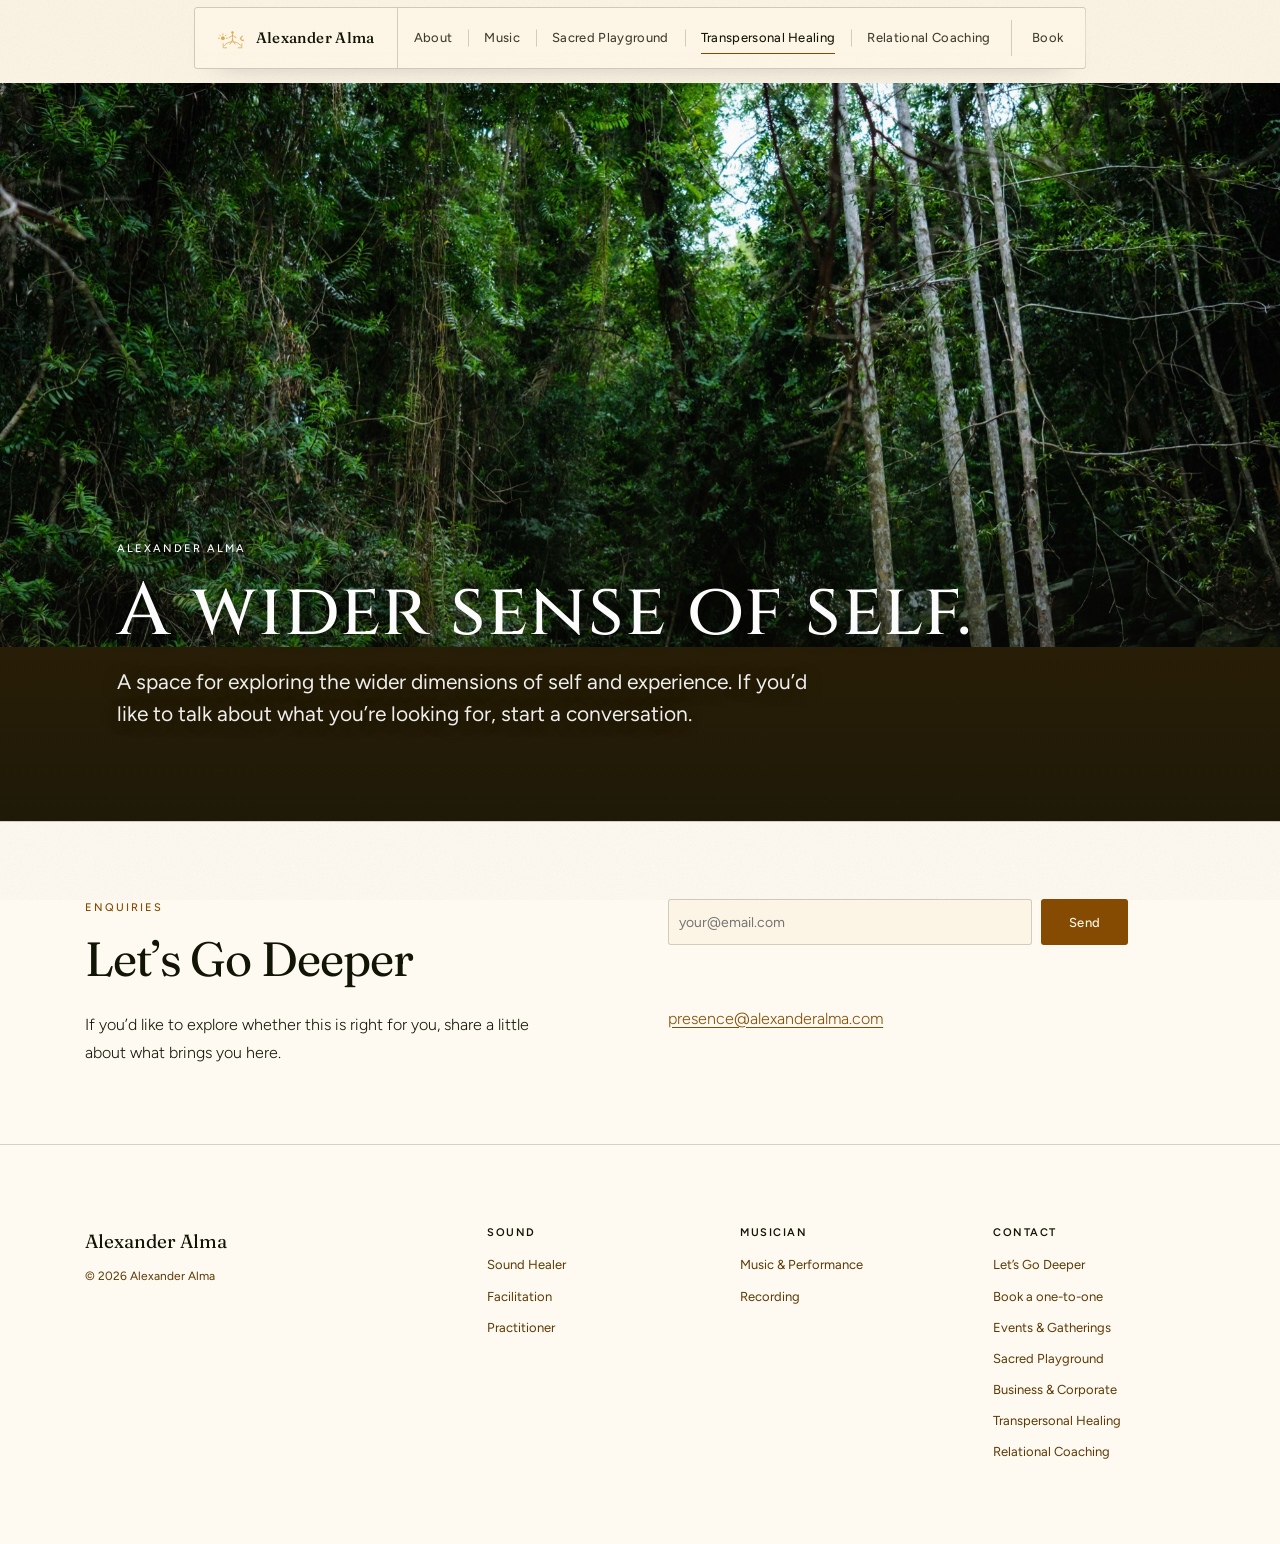
<file: transpersonal-healing.html>
<!doctype html><html lang="en" class="no-js"><head><meta charset="utf-8"><meta name="viewport" content="width=device-width, initial-scale=1"><title>Transpersonal Healing | Alexander Alma</title><meta name="description" content="A space to explore transpersonal healing with Alexander Alma."><link rel="canonical" href="https://alexanderalma.com/transpersonal-healing.html"><meta name="theme-color" content="#f0c872"><script>document.documentElement.classList.replace('no-js','js');</script><link rel="stylesheet" href="css/organic.css?v=20261006a"><link rel="stylesheet" href="css/palette.css?v=20261006a"><link rel="stylesheet" href="css/site.css?v=20261006b"></head><body><a class="skip-link" href="#main">Skip to content</a><div class="ground grain"><header class="site-header"><nav class="site-nav" data-open="false" aria-label="Main navigation">
<a class="nav-home" href="index.html" aria-label="Alexander Alma home"><img src="assets/img/alexander-alma-mark.svg" alt=""><span>Alexander Alma</span></a><button class="nav-toggle" type="button" aria-expanded="false" aria-controls="site-menu"><span class="nav-toggle-label">Menu</span><span class="nav-toggle-icon" aria-hidden="true"></span></button><div class="nav-collapse" id="site-menu"><div class="nav-collapse-inner"><ul class="nav-list"><li class="nav-item"><a class="nav-link" href="about.html">About</a></li><li class="nav-item"><a class="nav-link" href="musician.html">Music</a></li><li class="nav-item"><a class="nav-link" href="sacred-playground.html">Sacred Playground</a></li><li class="nav-item"><a class="nav-link current" aria-current="page" href="transpersonal-healing.html">Transpersonal Healing</a></li><li class="nav-item"><a class="nav-link "  href="relational-coaching.html">Relational Coaching</a></li><li class="nav-item nav-book"><a class="nav-link" href="https://cal.com/alexanderalma">Book</a></li></ul></div></div></nav></header><main id="main" class="rise">
  <figure class="photo-stage service-hero">
    <img src="assets/img/october-2026/canopy.jpg" alt="Light filtering through the rainforest canopy." fetchpriority="high" decoding="async">
    <figcaption class="photo-stage-copy">
      <span class="eyebrow">Alexander Alma</span>
      <h1>A wider sense of self.</h1>
      <p>A space for exploring the wider dimensions of self and experience. If you’d like to talk about what you’re looking for, start a conversation.</p>
    </figcaption>
  </figure>
</main><section id="contact" class="contact"><div class="contact-grid"><div><span class="eyebrow">Enquiries</span><h2 class="contact-title">Let’s Go Deeper</h2><p class="contact-lede">If you’d like to explore whether this is right for you, share a little about what brings you here.</p></div><div><form class="contact-form" data-to="presence@alexanderalma.com"><label class="visually-hidden" for="contact-email">Your email address</label><input class="input" id="contact-email" name="email" type="email" autocomplete="email" placeholder="your@email.com" required><button class="btn btn-primary" type="submit">Send</button></form><p class="form-status" role="status" aria-live="polite"></p><p class="contact-lede"><a href="mailto:presence@alexanderalma.com">presence@alexanderalma.com</a></p></div></div></section><footer class="site-footer"><div class="footer-inner"><div class="footer-signoff"><a class="footer-home" href="index.html">Alexander Alma</a><p>&copy; <span data-year>2026</span> Alexander Alma</p></div><nav class="footer-groups" aria-label="Footer navigation"><div class="footer-group"><h2>Sound</h2><a href="sound-healer.html">Sound Healer</a><a href="facilitator.html">Facilitation</a><a href="practitioner.html">Practitioner</a></div><div class="footer-group"><h2>Musician</h2><a href="musician.html#listen">Music &amp; Performance</a><a href="musician.html#recording">Recording</a></div><div class="footer-group"><h2>Contact</h2><a href="#contact">Let’s Go Deeper</a><a href="https://cal.com/alexanderalma/90mins" rel="noopener">Book a one-to-one</a><a href="sacred-playground.html#events">Events &amp; Gatherings</a><a href="sacred-playground.html">Sacred Playground</a><a href="business.html">Business &amp; Corporate</a><a href="transpersonal-healing.html">Transpersonal Healing</a><a href="relational-coaching.html">Relational Coaching</a></div></nav></div></footer></div><script src="js/site.js?v=20261006a"></script></body></html>
</file>
<file: css/organic.css>
/* Organic — design-system tokens and component classes.
   Imported verbatim from Claude Design project "Organic"
   (497d94a3-b67d-41be-a3b4-94385fb7e7b3). This file is the source of truth
   for the system's look — retune tokens here, not in site.css. */
@import url('https://fonts.googleapis.com/css2?family=Fraunces:opsz,wght@9..144,300..600&family=Cinzel:wght@400;500;600&family=Figtree:wght@300;400;500;600&display=swap');

:root {
  /* ── Palette, sampled from the hero photograph ─────────────────────────
     Every colour below is derived from Alexander in the rainforest gully.
     The anchors, read straight off the frame:

       #1B2C16  foliage in shade — the dominant colour of the picture
       #0E120C  deepest shade, far right of frame
       #608360  light coming through the canopy gap
       #505144  wet river stone
       #9B816E  the guitar — the only warm note in the whole image

     Those anchors set the hues; the ramps are then generated in OKLCH on
     one shared lightness scale, so step N of any ramp matches step N of the
     others in perceived value. Chroma is fitted per step, so nothing is
     clipped on the way into sRGB.
     ──────────────────────────────────────────────────────────────────── */
  --color-bg: #f6efe4;          /* pale stone, the light the gully lets through */
  --color-surface: #e9e1d3;
  --color-text: #131d10;        /* deep forest, near-black green */
  --color-accent: #80490b;      /* the guitar, warmed and deepened */
  --color-accent-2: #44623b;    /* canopy green */
  --color-divider: color-mix(in srgb, #131d10 15%, transparent);

  /* Warm ramp — the guitar. The only heat in the photograph, so it carries
     every action: buttons, links, the lantern. */
  --color-accent-100: #fff3ea;
  --color-accent-200: #f9e3d1;
  --color-accent-300: #efc7a6;
  --color-accent-400: #dca473;
  --color-accent-500: #c58242;
  --color-accent-600: #a56521;
  --color-accent-700: #80490b;
  --color-accent-800: #593102;
  --color-accent-900: #351900;

  /* Green ramp — the canopy, from lit gap to foliage shadow. */
  --color-accent-2-100: #f2f8f0;
  --color-accent-2-200: #e0ecdd;
  --color-accent-2-300: #c2d7bc;
  --color-accent-2-400: #9dbb94;
  --color-accent-2-500: #7aa070;
  --color-accent-2-600: #5e8254;
  --color-accent-2-700: #44623b;
  --color-accent-2-800: #2d4326;
  --color-accent-2-900: #162612;

  /* Neutral ramp — wet river stone. Olive-leaning, never a cold grey. */
  --color-neutral-100: #f6f6f3;
  --color-neutral-200: #e8e8e4;
  --color-neutral-300: #d0d0c8;
  --color-neutral-400: #b1b2a7;
  --color-neutral-500: #949587;
  --color-neutral-600: #76786a;
  --color-neutral-700: #595a4f;
  --color-neutral-800: #3c3d35;
  --color-neutral-900: #21221c;

  --font-heading: "Fraunces", "Iowan Old Style", Georgia, serif;
  --font-heading-weight: 400;
  --font-body: "Figtree", system-ui, -apple-system, sans-serif;

  --space-1: 4.4px;
  --space-2: 8.8px;
  --space-3: 13.2px;
  --space-4: 17.6px;
  --space-6: 26.4px;
  --space-8: 35.2px;

  --radius-sm: 2px;
  --radius-md: 3px;
  --radius-lg: 4px;

  /* Elevation — shadows tinted with the forest floor, never neutral black. */
  --shadow-sm: 0 1px 2px color-mix(in srgb, #131d10 14%, transparent);
  --shadow-md: 0 3px 10px color-mix(in srgb, #131d10 16%, transparent);
  --shadow-lg: 0 12px 32px color-mix(in srgb, #131d10 22%, transparent);
}

body {
  background: var(--color-bg);
  color: var(--color-text);
  font-family: var(--font-body);
}
h1, h2, h3, h4 {
  font-family: var(--font-heading); font-weight: var(--font-heading-weight);
  font-variation-settings: "SOFT" 0, "WONK" 0;
}

.washed{filter:saturate(0.6) contrast(0.85) brightness(1.1) opacity(0.94)}

/* ══════════════════════════════════════════════════════════════════════════
   Components — built with the tokens above. Plain CSS
   on plain HTML: no JavaScript, no build step.
   ══════════════════════════════════════════════════════════════════════ */

*, *::before, *::after { box-sizing: border-box; }
body { margin: 0; font-size: 15px; line-height: 1.55; font-weight: 400; }
h1, h2, h3, h4, h5, h6 {
  font-family: var(--font-heading); font-weight: var(--font-heading-weight);
  font-variation-settings: "SOFT" 0, "WONK" 0;
  line-height: 1.15; letter-spacing: -0.02em; margin: 0 0 var(--space-2);
}
h1 { font-size: 42px; }
h2 { font-size: 32px; }
h3 { font-size: 25px; }
h4 { font-size: 20px; }
h5 { font-size: 16px; }
h6 { font-size: 13px; }
h6 { letter-spacing: 0.08em; text-transform: uppercase; }
p { margin: 0 0 var(--space-3); }
a { color: var(--color-accent); text-underline-offset: 3px; }
img { display: block; max-width: 100%; }
figure { margin: 0; }
figcaption {
  font-size: 11px; margin-top: var(--space-1);
  color: color-mix(in srgb, var(--color-text) 55%, transparent);
}
.text-muted { color: color-mix(in srgb, var(--color-text) 55%, transparent); }
:focus { outline: none; }
:focus-visible { outline: 2px solid var(--color-accent); outline-offset: 2px; }
::selection { background: color-mix(in srgb, var(--color-accent) 30%, transparent); }

/* — rules — */
.hr {
  height: 1px; border: 0; margin: var(--space-4) 0;
  background: var(--color-divider);
}

/* — buttons — */
.btn {
  display: inline-flex; align-items: center; justify-content: center; gap: 6px;
  cursor: pointer; text-decoration: none;
  font-family: var(--font-body); font-weight: 500;
  font-size: 13px; line-height: 1.2; letter-spacing: 0.04em; color: var(--color-text);
  background: transparent; border: 1px solid transparent;
  padding: var(--space-2) calc(var(--space-3) * 1.2);
  border-radius: var(--radius-md);
}
.btn svg { display: block; }
.btn:disabled { opacity: 0.45; cursor: not-allowed; }
.btn-primary { background: var(--color-accent); color: var(--color-bg); }
.btn-primary:hover { background: var(--color-accent-600); }
.btn-primary:active { background: var(--color-accent-700); }
.btn-secondary { border-color: var(--color-divider); }
.btn-secondary:hover { background: color-mix(in srgb, var(--color-text) 7%, transparent); }
.btn-secondary:active { background: color-mix(in srgb, var(--color-text) 14%, transparent); }
.btn-ghost { color: var(--color-accent); padding-inline: var(--space-1); }
.btn-ghost:hover { background: color-mix(in srgb, var(--color-accent) 10%, transparent); }
.btn-ghost:active { background: color-mix(in srgb, var(--color-accent) 18%, transparent); }
.btn-icon { width: 36px; height: 36px; padding: 0; }
.btn-block { width: 100%; margin-top: var(--space-2); }

/* — forms — */
.field > label {
  display: block; font-size: 12px; margin-bottom: 5px;
  color: color-mix(in srgb, var(--color-text) 70%, transparent);
}
.input {
  width: 100%; min-height: 36px; padding: 6px 10px; font: inherit;
  font-size: 14px; color: var(--color-text); caret-color: var(--color-accent);
  background: var(--color-surface);
  border: 1px solid var(--color-divider); border-radius: var(--radius-md);
}
.input:hover { border-color: color-mix(in srgb, var(--color-text) 45%, transparent); }
.input:focus-visible { border-color: var(--color-accent); outline-offset: 0; }
textarea.input { min-height: 90px; resize: vertical; }
.radio { display: inline-flex; align-items: center; gap: 8px; cursor: pointer; font-size: 14px; }
.radio input, .seg-opt input {
  position: absolute; opacity: 0; width: 0; height: 0; pointer-events: none;
}
.radio .dot {
  width: 16px; height: 16px; flex: none; border-radius: 50%;
  border: 1.5px solid var(--color-divider);
}
.radio:hover .dot { border-color: var(--color-accent); }
.radio input:checked + .dot {
  border-color: var(--color-accent); background: var(--color-accent);
  box-shadow: inset 0 0 0 4px var(--color-bg);
}
.radio input:focus-visible + .dot { outline: 2px solid var(--color-accent); outline-offset: 2px; }
.seg {
  display: inline-flex; overflow: hidden;
  border: 1px solid var(--color-divider); border-radius: var(--radius-md);
}
.seg-opt {
  display: inline-flex; align-items: center; gap: 6px;
  padding: 7px 12px; font-size: 13px; cursor: pointer;
}
.seg-opt + .seg-opt { border-left: 1px solid var(--color-divider); }
.seg-opt:has(input:checked) { background: var(--color-accent); color: var(--color-bg); }
.seg-opt:not(:has(input:checked)):hover { background: color-mix(in srgb, var(--color-text) 7%, transparent); }
.seg-opt:has(input:focus-visible) { outline: 2px solid var(--color-accent); outline-offset: -2px; }

/* — cards — */
.card {
  display: flex; flex-direction: column; gap: var(--space-2);
  padding: var(--space-3); border-radius: var(--radius-md); background: var(--color-surface);
}
.card-kicker { font-size: 10px; font-weight: 500; letter-spacing: 0.16em; text-transform: uppercase; color: var(--color-accent); }
.card-title {
  font-family: var(--font-heading); font-weight: 500;
  font-variation-settings: "SOFT" 0, "WONK" 0;
  font-size: 17px; line-height: 1.25; letter-spacing: -0.01em;
}
.card-body { margin: 0; font-size: 13px; opacity: 0.8; flex: 1; }
.card-meta {
  display: flex; align-items: center; gap: 6px; font-size: 11px;
  color: color-mix(in srgb, var(--color-text) 50%, transparent);
}
.elev-sm { box-shadow: var(--shadow-sm); }
.elev-md { box-shadow: var(--shadow-md); }
.elev-lg { box-shadow: var(--shadow-lg); }

/* — tags — */
.tag {
  display: inline-flex; align-items: center; font-size: 11px; font-weight: 500;
  letter-spacing: 0.16em; text-transform: uppercase; padding: 0;
  background: none; border-radius: 0;
}
.tag-accent { color: var(--color-accent-700); }
.tag-accent-2 { color: var(--color-accent-2-700); }
.tag-neutral { color: var(--color-neutral-600); }
.tag-outline { border: 1px solid var(--color-accent); color: var(--color-accent); }

/* — navigation — */
.nav {
  display: flex; align-items: center; gap: var(--space-4);
  padding: var(--space-3) var(--space-4);
  border-bottom: none;
}
.nav-brand {
  font-family: var(--font-heading); font-weight: var(--font-heading-weight);
  font-size: 18px; margin-right: auto;
}
.nav a { color: inherit; text-decoration: none; font-size: 14px; }
.nav a:hover, .nav a[aria-current='page'] { color: var(--color-accent); }

/* — tables — */
.table { width: 100%; border-collapse: collapse; font-size: 14px; }
.table th {
  text-align: left; font-size: 11px; letter-spacing: 0.08em; text-transform: uppercase;
  color: color-mix(in srgb, var(--color-text) 60%, transparent);
  padding: var(--space-2); border-bottom: 1px solid var(--color-divider);
}
.table td {
  padding: var(--space-2);
  border-bottom: 1px solid color-mix(in srgb, var(--color-text) 8%, transparent);
}
.table tbody tr:hover { background: color-mix(in srgb, var(--color-text) 4%, transparent); }

/* — dialog — */
.dialog-backdrop {
  position: fixed; inset: 0; display: grid; place-items: center;
  padding: var(--space-4);
  background: color-mix(in srgb, var(--color-neutral-900) 50%, transparent);
}
.dialog {
  width: min(440px, 100%); display: flex; flex-direction: column; gap: var(--space-3);
  padding: var(--space-4); border-radius: var(--radius-lg);
  background: var(--color-surface); box-shadow: var(--shadow-lg);
}
.dialog-title {
  font-family: var(--font-heading); font-weight: var(--font-heading-weight);
  font-size: 20px;
}
.dialog-body { font-size: 14px; opacity: 0.85; }
.dialog-actions { display: flex; justify-content: flex-end; gap: var(--space-2); margin-top: var(--space-2); }
</file>
<file: css/palette.css>
/*
   Alexander Alma — central colour palette
   Derived from the supplied image palette. Keep colour decisions here so the
   site can be retuned without hunting through component styles.
*/
:root {
  /* Source palette */
  --palette-ink: #121506;
  --palette-umber: #352405;
  --palette-burnt-terracotta: #C34212;
  --palette-bark: #5c3803;
  --palette-ochre-700: #854b02;
  --palette-ochre-600: #a76203;
  --palette-ochre-500: #c97f0b;
  --palette-gold: #e3ac45;
  --palette-sun: #f0c872;

  /* Semantic tokens used by the base system and site components */
  --color-bg: color-mix(in srgb, var(--palette-sun) 18%, white);
  --color-surface: color-mix(in srgb, var(--palette-sun) 32%, white);
  --color-text: var(--palette-ink);
  --color-accent: var(--palette-ochre-700);
  --color-accent-2: var(--palette-bark);
  --color-divider: color-mix(in srgb, var(--palette-ink) 18%, transparent);

  /* Primary ochre ramp — links, buttons, focus states and calls to action */
  --color-accent-100: color-mix(in srgb, var(--palette-sun) 22%, white);
  --color-accent-200: color-mix(in srgb, var(--palette-sun) 52%, white);
  --color-accent-300: var(--palette-sun);
  --color-accent-400: var(--palette-gold);
  --color-accent-500: var(--palette-ochre-500);
  --color-accent-600: var(--palette-ochre-600);
  --color-accent-700: var(--palette-ochre-700);
  --color-accent-800: var(--palette-bark);
  --color-accent-900: var(--palette-umber);

  /* Supporting earth ramp */
  --color-accent-2-100: color-mix(in srgb, var(--palette-sun) 14%, white);
  --color-accent-2-200: color-mix(in srgb, var(--palette-gold) 26%, white);
  --color-accent-2-300: color-mix(in srgb, var(--palette-gold) 56%, white);
  --color-accent-2-400: var(--palette-gold);
  --color-accent-2-500: var(--palette-ochre-500);
  --color-accent-2-600: var(--palette-ochre-600);
  --color-accent-2-700: var(--palette-ochre-700);
  --color-accent-2-800: var(--palette-bark);
  --color-accent-2-900: var(--palette-umber);

  /* Warm neutrals keep body copy and borders restrained and readable */
  --color-neutral-100: color-mix(in srgb, var(--palette-sun) 10%, white);
  --color-neutral-200: color-mix(in srgb, var(--palette-sun) 22%, white);
  --color-neutral-300: color-mix(in srgb, var(--palette-gold) 42%, white);
  --color-neutral-400: color-mix(in srgb, var(--palette-ochre-500) 48%, white);
  --color-neutral-500: color-mix(in srgb, var(--palette-ochre-700) 70%, white);
  --color-neutral-600: var(--palette-ochre-700);
  --color-neutral-700: var(--palette-bark);
  --color-neutral-800: var(--palette-umber);
  --color-neutral-900: var(--palette-ink);

  --shadow-sm: 0 1px 2px color-mix(in srgb, var(--palette-ink) 14%, transparent);
  --shadow-md: 0 3px 10px color-mix(in srgb, var(--palette-ink) 16%, transparent);
  --shadow-lg: 0 12px 32px color-mix(in srgb, var(--palette-ink) 22%, transparent);
}
</file>
<file: css/site.css>
/* ─────────────────────────────────────────────────────────────────────────
   Alexander — site layer.
   Built on css/organic.css. Layout, page chrome, and the interaction states
   the design canvas expressed as style-hover attributes (a canvas-runtime
   feature) rewritten as real CSS. No build step.
   ───────────────────────────────────────────────────────────────────────── */

/* — motion — */
@keyframes rise { from { opacity: 0; transform: translateY(12px) } to { opacity: 1; transform: none } }
.rise { animation: rise .6s cubic-bezier(.2,.7,.3,1) both; }
@media (prefers-reduced-motion: reduce) {
  .rise { animation: none !important; }
  html { scroll-behavior: auto; }
}

html { scroll-behavior: smooth; overflow-x: clip; }
body { overflow-x: clip; -webkit-font-smoothing: antialiased; }

/* — ground —
   A flat warm ground with only a whisper of grain. The heavy noise and
   radial wash the canvas used read as hand-made; at this weight the texture
   is felt rather than seen. */
.ground { min-height: 100vh; background: var(--color-bg); --header-h: 76px; }
.grain::after {
  content: ''; position: fixed; inset: 0; pointer-events: none; z-index: 2; opacity: .10;
  mix-blend-mode: multiply;
  background-image: url("data:image/svg+xml;utf8,<svg xmlns='http://www.w3.org/2000/svg' width='180' height='180'><filter id='n'><feTurbulence type='fractalNoise' baseFrequency='0.85' numOctaves='4' stitchTiles='stitch'/><feColorMatrix type='saturate' values='0'/></filter><rect width='180' height='180' filter='url(%23n)'/></svg>");
}

/* — measure — */
.wrap    { max-width: 1180px; margin-inline: auto; padding-inline: var(--space-6); }
.wrap-md { max-width: 1000px; margin-inline: auto; padding-inline: var(--space-6); }
.wrap-sm { max-width: 760px;  margin-inline: auto; padding-inline: var(--space-6); }
@media (min-width: 900px) {
  .wrap, .wrap-md, .wrap-sm { padding-inline: var(--space-8); }
}

.section       { padding-block: calc(var(--space-8) * 2.4); }
.section-tight { padding-block: calc(var(--space-8) * 1.4); }

/* — rules: thin horizontal lines carry the structure now — */
.rule { height: 1px; border: 0; margin: 0; background: var(--color-divider); }

/* — type — */
.eyebrow {
  display: block; font-size: 11px; font-weight: 500; letter-spacing: 0.18em;
  text-transform: uppercase; color: var(--color-accent-700); margin: 0 0 var(--space-4);
}
.section-title { font-size: clamp(26px, 3.4vw, 40px); line-height: 1.12; margin: 0; max-width: 22ch; }
.page-title    { font-size: clamp(34px, 5vw, 60px); line-height: 1.06; margin: 0; }
.lede {
  max-width: 62ch; margin: var(--space-6) 0 0;
  font-size: 18px; font-weight: 300; line-height: 1.72; text-wrap: pretty;
}
.actions { display: flex; gap: var(--space-3); flex-wrap: wrap; margin-top: var(--space-8); }

/* — buttons — */
.btn-md { padding: var(--space-3) var(--space-6); }
.btn-lg { padding: var(--space-4) var(--space-8); font-size: 13px; }
.btn-onphoto {
  background: var(--color-bg); color: var(--color-accent-900);
  border-color: transparent;
}
.btn-onphoto:hover { background: #fff; }
.btn-outline-light { border: 1px solid color-mix(in srgb, #fff 55%, transparent); color: #fff; }
.btn-outline-light:hover { background: color-mix(in srgb, #fff 14%, transparent); }

/* — compact shared navigation — */
.site-header { position:sticky; top:0; z-index:50; width:100%; height:var(--header-h); margin:0; padding:0 clamp(14px,3vw,40px); pointer-events:none; }
.site-nav { --nav-ink:var(--color-text); --nav-ink-soft:color-mix(in srgb,var(--color-text) 82%,transparent); --nav-rule:color-mix(in srgb,var(--color-text) 18%,transparent); --nav-accent:var(--color-accent-700); position:relative; isolation:isolate; pointer-events:auto; display:flex; align-items:center; justify-content:center; gap:0; width:max-content; max-width:100%; height:calc(100% - 14px); margin:7px auto; padding:0 22px; border:1px solid var(--nav-rule); border-radius:3px; box-shadow:0 12px 30px -24px rgba(0,0,0,.45); }
.site-nav::before { content:''; position:absolute; z-index:-1; inset:0; border-radius:inherit; background:linear-gradient(180deg,color-mix(in srgb,var(--color-bg) 95%,transparent),color-mix(in srgb,var(--color-bg) 83%,transparent)); backdrop-filter:blur(14px); -webkit-backdrop-filter:blur(14px); pointer-events:none; }
.js .site-header-over:not(.is-scrolled) .site-nav { --nav-ink:#fff; --nav-ink-soft:rgba(255,255,255,.88); --nav-rule:rgba(255,255,255,.24); --nav-accent:#fff; }
.js .site-header-over:not(.is-scrolled) .site-nav::before { background:linear-gradient(180deg,rgba(20,24,19,.34),rgba(20,24,19,.12)); }
.nav-home { flex:none; order:0; align-self:stretch; display:flex; align-items:center; gap:8px; margin-left:-22px; padding:0 22px; border-right:1px solid var(--nav-rule); color:var(--nav-ink); text-decoration:none; white-space:nowrap; }
.nav-home img { display:block; width:31px; height:40px; object-fit:contain; }.nav-home span { font-family:var(--font-heading); font-size:15px; font-weight:500; letter-spacing:.025em; }.nav-home:hover { color:var(--nav-accent); }
.nav-collapse,.nav-collapse-inner { display:flex; align-items:center; }
.nav-list { display:flex; align-items:center; gap:0; list-style:none; margin:0; padding:0; }
.nav-item { position:relative; display:flex; align-items:center; padding:0 clamp(10px,1.25vw,18px); white-space:nowrap; }
.nav-item:not(.nav-book)+.nav-item:not(.nav-book)::before { content:''; position:absolute; left:0; top:50%; height:17px; border-left:1px solid var(--nav-rule); transform:translateY(-50%); }
.nav-book { align-self:stretch; margin-left:4px; padding:0 0 0 clamp(14px,1.6vw,23px); border-left:1px solid var(--nav-rule); }
.nav-book .nav-link { display:flex; height:100%; align-items:center; }
.nav-link { position:relative; display:inline-block; padding:8px 0; color:var(--nav-ink-soft); font-size:13px; font-weight:450; letter-spacing:.025em; text-decoration:none; transition:color .25s ease; }
.nav-link:hover,.nav-link[aria-current='page'] { color:var(--nav-ink); }
.nav-link::after { content:''; position:absolute; left:0; right:0; bottom:2px; height:1px; background:var(--nav-accent); transform:scaleX(0); transition:transform .25s ease; }
.nav-link:hover::after,.nav-link[aria-current='page']::after { transform:scaleX(1); }
.site-nav :focus-visible { outline:2px solid var(--nav-accent); outline-offset:4px; border-radius:2px; }
.nav-toggle { display:none; }
.nav-menu { position:relative; display:flex; align-items:center; }.nav-menu > summary { list-style:none; cursor:pointer; }.nav-menu > summary::-webkit-details-marker { display:none; }.nav-menu > summary::before { content:none; }.nav-menu > summary::after { content:'⌄'; display:inline-block; margin-left:6px; font-size:12px; transition:transform .2s ease; }.nav-menu[open] > summary::after { transform:rotate(180deg); }.nav-menu[open] > summary,.nav-link.current { color:var(--nav-ink); }.nav-current-menu { position:relative; }.nav-current-menu .nav-menu { position:static; width:auto; }.nav-menu > .nav-menu-trigger { width:19px; height:30px; padding:0; }
.nav-submenu { position:absolute; z-index:40; top:calc(100% + 14px); left:0; min-width:250px; display:grid; gap:0; padding:8px; background:var(--color-bg); border:1px solid var(--color-divider); box-shadow:0 14px 35px rgba(20,20,16,.2); }
.nav-submenu a { display:block; padding:10px 12px; color:var(--color-text); font-size:14px; line-height:1.35; text-decoration:none; }.nav-submenu a:hover,.nav-submenu a:focus-visible { background:var(--color-surface); color:var(--color-accent-700); }.nav-menu:not([open]) .nav-submenu { display:none; }.nav-menu[open] .nav-submenu { display:grid; }
@media (max-width:1100px) {
 .ground { --header-h:60px; }.site-header { height:auto; min-height:60px; padding:0 16px; }.site-nav { width:100%; max-width:none; min-height:60px; height:auto; margin:0; padding:0; display:grid; grid-template-columns:1fr auto 1fr; grid-template-rows:60px auto; gap:0; border:0; border-radius:0; box-shadow:none; }.site-nav::before { inset:0 -16px; border-radius:0; border-bottom:1px solid var(--nav-rule); }
 .nav-home { grid-column:1; grid-row:1; justify-self:start; align-self:center; gap:7px; margin-left:0; padding:0; border:0; }.nav-home img { width:29px; height:36px; }.nav-home span { font-size:14px; }
 .nav-toggle { grid-column:3; grid-row:1; justify-self:end; display:inline-flex; align-items:center; gap:8px; height:36px; padding:0 10px; background:transparent; color:var(--nav-ink); border:1px solid var(--nav-rule); border-radius:2px; font:500 10px var(--font-body); letter-spacing:.14em; text-transform:uppercase; cursor:pointer; }
 .nav-toggle-icon { position:relative; width:14px; height:7px; }.nav-toggle-icon::before,.nav-toggle-icon::after { content:''; position:absolute; left:0; right:0; height:1px; background:currentColor; transition:transform .25s ease,top .25s ease; }.nav-toggle-icon::before { top:0; }.nav-toggle-icon::after { top:6px; }.nav-toggle[aria-expanded='true'] .nav-toggle-icon::before { top:3px; transform:rotate(45deg); }.nav-toggle[aria-expanded='true'] .nav-toggle-icon::after { top:3px; transform:rotate(-45deg); }
 .nav-collapse { grid-column:1/-1; grid-row:2; display:grid; grid-template-rows:0fr; visibility:hidden; transition:grid-template-rows .35s ease,visibility 0s linear .35s; }.site-nav[data-open='true'] .nav-collapse { grid-template-rows:1fr; visibility:visible; transition:grid-template-rows .35s ease; }.nav-collapse-inner { min-height:0; overflow:hidden; display:block; opacity:0; transition:opacity .2s ease; }.site-nav[data-open='true'] .nav-collapse-inner { opacity:1; overflow:visible; padding:8px 0 15px; }
 .nav-list { display:flex; flex-direction:column; align-items:stretch; gap:0; margin:0; padding:0; }.nav-item { min-height:48px; padding:0; border-top:1px solid var(--nav-rule); }.nav-item:not(.nav-book)+.nav-item:not(.nav-book)::before { display:none; }.nav-book { align-self:auto; margin:0; padding:0; border-left:0; }.nav-book .nav-link { display:inline-block; height:auto; }.nav-link { font-size:16px; }.nav-current-menu > .nav-link { flex:1; font-size:16px; }.nav-menu > .nav-menu-trigger { width:44px; height:46px; }
 .nav-submenu { position:static; min-width:0; padding:5px 10px 10px; background:transparent; border:0; box-shadow:none; }.nav-submenu a { color:var(--nav-ink-soft); font-size:14px; padding:9px 4px; }
 .no-js .site-header { height:auto; }.no-js .nav-toggle { display:none; }.no-js .nav-collapse { grid-template-rows:1fr; visibility:visible; }.no-js .nav-collapse-inner { opacity:1; }
}
@media (prefers-reduced-motion:reduce) { .site-nav *, .site-nav *::before,.site-nav *::after { transition:none!important; } }

/* ── hero: the photograph carries the page ────────────────────────────── */
.hero {
  position: relative; min-height: min(88vh, 820px); display:block;
  margin-top: calc(var(--header-h) * -1);   /* slide exactly under the transparent header */
  overflow: hidden;
}
.hero-photo { position: absolute; inset: 0; }
.hero-photo img {
  width: 100%; height: 100%; object-fit: cover;
  object-position: 50% 68%;   /* keeps Alexander and the guitar in frame on every crop */
}
/* A scrim, weighted to the bottom where the text sits, so the type holds
   contrast without flattening the canopy. */
.hero-photo::after {
  content: ''; position: absolute; inset: 0;
  background:
    linear-gradient(to bottom,
      color-mix(in srgb, var(--palette-ink) 42%, transparent) 0%,
      transparent 26%,
      transparent 42%,
      color-mix(in srgb, var(--palette-ink) 62%, transparent) 82%,
      color-mix(in srgb, var(--palette-ink) 82%, transparent) 100%);
}
/* Carry the hero photograph into the first terracotta section with a soft
   colour dissolve, so the image does not stop at a hard horizontal edge. */
.hero::after {
  content: ''; position: absolute; z-index: 0; inset: auto 0 0;
  height: 3mm; pointer-events: none;
  background: linear-gradient(to bottom,
    transparent 0%,
    color-mix(in srgb, var(--palette-burnt-terracotta) 38%, transparent) 48%,
    var(--palette-burnt-terracotta) 100%);
}
.home-ground { --palette-burnt-terracotta: var(--palette-umber); }
.hero-aside {
  margin: var(--space-4) 0 0; font-size: 14px; font-weight: 300;
  color: color-mix(in srgb, #fff 72%, transparent);
}
.hero-aside a { color: #fff; text-decoration-color: color-mix(in srgb, #fff 45%, transparent); }
.hero-aside a:hover { color: var(--color-accent-300); }
.hero-credit {
  position: absolute; right: var(--space-4); bottom: var(--space-2); z-index: 1;
  font-size: 10px; letter-spacing: 0.1em; text-transform: uppercase;
  color: color-mix(in srgb, #fff 45%, transparent);
}

/* ── the index: two branches, three roots ─────────────────────────────────
   The canvas drew this as a cartoon tree with a face. Here the same
   structure is typographic — a numbered index with rules between the rows,
   which is what the branches and roots always were. */
.index-head {
  display: grid; gap: var(--space-6); align-items: end;
  grid-template-columns: 1fr;
  padding-bottom: var(--space-8);
}
@media (min-width: 820px) {
  .index-head { grid-template-columns: 1.1fr .9fr; }
  .index-head p { justify-self: end; }
}
.index-head p { margin: 0; max-width: 40ch; font-size: 16px; font-weight: 300; line-height: 1.7; }

.index-list { list-style: none; margin: 0; padding: 0; }
.index-row {
  display: grid; align-items: baseline; gap: var(--space-3) var(--space-6);
  grid-template-columns: 1fr;
  padding-block: var(--space-6);
  border-top: 1px solid var(--color-divider);
  text-decoration: none; color: inherit;
  transition: background .3s ease, padding-inline .3s ease;
}
.index-list li:last-child .index-row { border-bottom: 1px solid var(--color-divider); }
@media (min-width: 820px) {
  .index-row {
    grid-template-columns: 3.6rem minmax(0, 15rem) minmax(0, 1fr) auto;
    padding-block: var(--space-8);
  }
  .index-row:hover { background: var(--color-neutral-200); padding-inline: var(--space-4); }
}
.index-num {
  font-size: 11px; font-weight: 500; letter-spacing: 0.14em;
  color: var(--color-accent-600); font-variant-numeric: tabular-nums;
}
.index-name {
  font-family: var(--font-heading); font-variation-settings: "SOFT" 0, "WONK" 0;
  font-size: clamp(24px, 2.6vw, 32px); line-height: 1.1; letter-spacing: -0.02em;
  margin: 0; font-weight: 400;
}
.index-kind {
  display: block; font-size: 10px; font-weight: 500; letter-spacing: 0.18em;
  text-transform: uppercase; color: var(--color-neutral-500); margin-top: var(--space-2);
}
.index-desc { margin: 0; font-size: 15px; font-weight: 300; line-height: 1.65; color: var(--color-neutral-700); }
.index-go {
  font-size: 12px; font-weight: 500; letter-spacing: 0.12em; text-transform: uppercase;
  color: var(--color-accent-700); white-space: nowrap;
}
.index-row:hover .index-go { color: var(--color-accent-900); }

/* — dark bands — */
.band {
  background: var(--color-accent-900); color: var(--color-neutral-100);
  padding-block: calc(var(--space-8) * 2.2);
}
.band-tight { padding-block: calc(var(--space-8) * 1.7); }
.band a { color: var(--color-accent-300); }
.band a:hover { color: #fff; }
.band .eyebrow { color: var(--color-accent-400); }
.band-title { font-size: clamp(26px, 3.2vw, 38px); line-height: 1.14; margin: 0 0 var(--space-4); }
.band-body { font-size: 16px; font-weight: 300; line-height: 1.7; color: color-mix(in srgb, var(--color-neutral-100) 76%, transparent); }

/* — audio — */
.audio-strip {
  display: flex; align-items: center; gap: var(--space-4);
  padding: var(--space-4) 0; margin-top: var(--space-6);
  border: 0; border-top: 1px solid color-mix(in srgb, #fff 20%, transparent);
  border-bottom: 1px solid color-mix(in srgb, #fff 20%, transparent);
  background: none; color: inherit; font: inherit; cursor: pointer;
  width: 100%; max-width: 440px; text-align: left;
  transition: border-color .3s ease;
}
.audio-strip:hover { border-color: color-mix(in srgb, #fff 45%, transparent); }
.audio-play {
  width: 36px; height: 36px; flex: none; border-radius: 50%;
  border: 1px solid color-mix(in srgb, #fff 40%, transparent);
  display: grid; place-items: center; color: #fff;
}
.audio-strip:hover .audio-play { background: var(--color-accent-600); border-color: var(--color-accent-600); }
.audio-name { font-size: 14px; }
.audio-len { margin-left: auto; font-size: 12px; letter-spacing: 0.06em; opacity: .6; font-variant-numeric: tabular-nums; }
.audio-note { font-size: 12px; color: color-mix(in srgb, var(--color-neutral-100) 45%, transparent); margin: var(--space-3) 0 0; }

/* — images — */
.media-frame {
  position: relative; overflow: hidden; border-radius: var(--radius-sm);
  background: var(--color-neutral-200);
}
.media-frame img { width: 100%; height: 100%; object-fit: cover; }
/* Empty slot: shows its art-direction note until a real photograph lands. */
.media-frame:not(:has(img)) { border: 1px solid var(--color-divider); background: var(--color-neutral-200); }
.media-frame:not(:has(img))::after {
  content: attr(data-placeholder);
  position: absolute; inset: 0; display: grid; place-items: center;
  padding: var(--space-8); text-align: center;
  font-size: 12px; letter-spacing: 0.1em; text-transform: uppercase; line-height: 1.8;
  color: var(--color-neutral-500);
}
/* On a dark band an empty slot must not glare — it takes the band's ground. */
.band .media-frame:not(:has(img)) {
  background: color-mix(in srgb, #000 22%, transparent);
  border-color: color-mix(in srgb, var(--color-accent-400) 22%, transparent);
}
.band .media-frame:not(:has(img))::after { color: color-mix(in srgb, var(--color-accent-300) 55%, transparent); }

.media-hero { aspect-ratio: 16 / 9; }
.media-half { aspect-ratio: 4 / 3; }
.media-wide { aspect-ratio: 3 / 2; }
.media-tall { aspect-ratio: 4 / 5; }
.media-pair { display: grid; grid-template-columns: repeat(auto-fit, minmax(280px, 1fr)); gap: var(--space-4); }
figcaption.credit {
  font-size: 11px; letter-spacing: 0.08em; text-transform: uppercase;
  color: var(--color-neutral-500); margin-top: var(--space-3);
}

.price {
  font-size: 12px; font-weight: 500; letter-spacing: 0.1em; text-transform: uppercase;
  color: var(--color-accent-700); margin-top: var(--space-2);
}

/* — events — */
.events { list-style: none; margin: var(--space-8) 0 0; padding: 0; }
.event {
  display: grid; gap: var(--space-2) var(--space-6); align-items: baseline;
  grid-template-columns: 1fr;
  padding-block: var(--space-6); border-top: 1px solid var(--color-divider);
}
.events li:last-child .event { border-bottom: 1px solid var(--color-divider); }
@media (min-width: 760px) {
  .event { grid-template-columns: 7rem minmax(0, 1fr) minmax(0, 16rem) auto; padding-block: var(--space-6); }
}
.event-date {
  font-size: 12px; font-weight: 500; letter-spacing: 0.1em; text-transform: uppercase;
  color: var(--color-accent-700); font-variant-numeric: tabular-nums;
}
.event-name {
  font-family: var(--font-heading); font-variation-settings: "SOFT" 0, "WONK" 0;
  font-size: 20px; font-weight: 400; line-height: 1.3; letter-spacing: -0.01em; margin: 0;
}
.event-where { font-size: 14px; font-weight: 300; color: var(--color-neutral-600); }

/* — contact — */
.contact { background: var(--color-neutral-200); border-top: 1px solid var(--color-divider); }
.contact-grid {
  max-width: 1180px; margin-inline: auto; padding: calc(var(--space-8) * 2.2) var(--space-6);
  display: grid; grid-template-columns: 1fr; gap: var(--space-8);
}
@media (min-width: 900px) {
  .contact-grid { grid-template-columns: 1fr 1fr; gap: calc(var(--space-8) * 1.6); padding-inline: var(--space-8); }
}
.contact-title { font-size: clamp(30px, 4vw, 48px); line-height: 1.06; margin: 0; }
.contact-lede { margin: var(--space-6) 0 0; font-size: 16px; font-weight: 300; line-height: 1.72; max-width: 46ch; }
.contact-form { display: flex; gap: var(--space-2); max-width: 460px; flex-wrap: wrap; align-items: center; }
.contact-form .input { flex: 1 1 200px; min-width: 0; min-height: 46px; background: var(--color-bg); }
.contact-form .btn { min-height: 46px; padding-inline: var(--space-6); }
.contact-alt { margin: var(--space-6) 0 0; font-size: 15px; font-weight: 300; }
.contact-alt a { color: var(--color-accent-700); }
.form-status { margin: var(--space-3) 0 0; font-size: 14px; min-height: 1.4em; color: var(--color-accent-800); }
.contact-detail { display: grid; gap: var(--space-4); align-content: start; }
.contact-detail dt {
  font-size: 11px; font-weight: 500; letter-spacing: 0.16em; text-transform: uppercase;
  color: var(--color-neutral-500);
}
.contact-detail dd { margin: var(--space-1) 0 0; font-size: 15px; font-weight: 300; }

/* — footer navigation — */
.site-footer { background:var(--color-neutral-100); color:var(--color-neutral-700); padding-block:clamp(42px,7vw,82px); border-top:1px solid var(--color-divider); }
.site-footer a { color:var(--color-neutral-700); text-decoration:none; }.site-footer a:hover { color:var(--color-accent-700); }
.footer-inner { max-width:1180px; margin:auto; padding-inline:var(--space-6); display:grid; grid-template-columns:minmax(180px,1fr) 2fr; gap:48px; }
@media (min-width:900px) { .footer-inner { padding-inline:var(--space-8); } }
.footer-signoff { display:flex; flex-direction:column; align-items:flex-start; gap:10px; }.footer-home { font-family:var(--font-heading); color:var(--color-text)!important; font-size:19px; }.footer-signoff p { margin:0; font-size:12px; line-height:1.7; }
.footer-groups { display:grid; grid-template-columns:repeat(3,minmax(0,1fr)); gap:clamp(20px,4vw,56px); }.footer-group { display:flex; flex-direction:column; align-items:flex-start; gap:11px; font-size:13px; }.footer-group h2 { margin:0 0 5px; color:var(--color-text); font-family:var(--font-body); font-size:11px; font-weight:600; letter-spacing:.14em; text-transform:uppercase; }.footer-group span { color:var(--color-neutral-600); font-size:12px; }.footer-group i { display:block; margin-top:3px; color:var(--color-accent-700); font-size:10px; font-style:normal; letter-spacing:.08em; text-transform:uppercase; }
@media (max-width:700px) { .footer-inner { grid-template-columns:1fr; gap:30px; }.footer-groups { grid-template-columns:1fr; gap:24px; } }

/* — misc — */
.back-link { margin: 0 0 var(--space-6); }
.back-link a {
  font-size: 12px; font-weight: 500; letter-spacing: 0.12em; text-transform: uppercase;
  color: var(--color-neutral-600); text-decoration: none;
}
.back-link a:hover { color: var(--color-accent-700); }
.split {
  max-width: 1180px; margin-inline: auto; padding-inline: var(--space-6);
  display: flex; flex-wrap: wrap; gap: var(--space-6);
  align-items: center; justify-content: space-between;
}
@media (min-width: 900px) { .split { padding-inline: var(--space-8); } }
.split p {
  font-family: var(--font-heading); font-variation-settings: "SOFT" 0, "WONK" 0;
  font-size: clamp(22px, 2.8vw, 32px); font-weight: 300; line-height: 1.25;
  margin: 0; max-width: 22ch; letter-spacing: -0.015em;
}
.visually-hidden {
  position: absolute; width: 1px; height: 1px; overflow: hidden;
  clip: rect(0 0 0 0); clip-path: inset(50%); white-space: nowrap;
}
.skip-link {
  position: absolute; left: var(--space-4); top: -60px; z-index: 100;
  background: var(--color-accent-900); color: #fff;
  padding: var(--space-2) var(--space-4); border-radius: var(--radius-sm);
  transition: top .2s ease;
}
.skip-link:focus { top: var(--space-3); }

/* ═════════════════════════════════════════════════════════════════════════
   NIGHT FOREST — the index section after dark.
   The cursor is a lantern. Every row picks up the spill from wherever the
   light currently is, and the row actually under the cursor lights its own
   edge. Coordinates arrive as --mx/--my custom properties written by
   js/site.js, so the browser only ever recomputes paint, never layout.
   ═══════════════════════════════════════════════════════════════════════ */
.night {
  background: var(--palette-ink);  /* the palette's deepest ink (css/palette.css) */
  color: var(--color-neutral-200);
  --night-line: color-mix(in srgb, var(--color-accent-400) 22%, transparent);
  --lantern: var(--color-accent-400);
}
.night .section-title { color: var(--color-neutral-100); }
.night .eyebrow { color: var(--color-accent-400); }
.night .index-head p { color: color-mix(in srgb, var(--color-neutral-200) 66%, transparent); }

/* A faint canopy so the dark is a forest rather than a black box. It sits
   under the rows and never intercepts the pointer. */
.night-canopy {
  position: absolute; inset: 0; overflow: hidden; pointer-events: none;
  opacity: .5;
  background:
    radial-gradient(70% 50% at 78% 8%, color-mix(in srgb, var(--color-accent-2-800) 55%, transparent), transparent 70%),
    radial-gradient(60% 45% at 12% 4%, color-mix(in srgb, var(--color-accent-800) 40%, transparent), transparent 72%);
}
.lantern-scope { position: relative; isolation: isolate; }
.lantern-scope > .wrap-md { position: relative; z-index: 1; }

.night .index-list { position: relative; }
.night .index-row {
  position: relative;
  border-top-color: var(--night-line);
  transition: background .3s ease, padding-inline .3s ease, color .3s ease;
}
.night .index-list li:last-child .index-row { border-bottom-color: var(--night-line); }
.night .index-num  { color: var(--color-accent-400); }
.night .index-name { color: var(--color-neutral-100); }
.night .index-kind { color: color-mix(in srgb, var(--color-neutral-200) 45%, transparent); }
.night .index-desc { color: color-mix(in srgb, var(--color-neutral-200) 62%, transparent); }
.night .index-go   { color: var(--color-accent-400); }

/* Layer 1 — the spill. Present on every row whenever the lantern is inside
   the section, so light falls across neighbours the way it would in a wood. */
.night .index-row::after {
  content: ''; position: absolute; inset: 0; pointer-events: none;
  opacity: 0; transition: opacity .35s ease;
  background: radial-gradient(520px circle at var(--mx, 50%) var(--my, 50%),
    color-mix(in srgb, var(--lantern) 26%, transparent) 0%,
    color-mix(in srgb, var(--lantern) 7%, transparent) 34%,
    transparent 68%);
}
/* Content rides above both light layers. */
.night .index-row > * { position: relative; }
/* Layer 2 — the edge. Only the row under the cursor draws its own hairline,
   brightest right where the light touches it. */
.night .index-row::before {
  content: ''; position: absolute; inset: 0; pointer-events: none;
  opacity: 0; transition: opacity .3s ease;
  padding: 1px;
  background: radial-gradient(320px circle at var(--mx, 50%) var(--my, 50%),
    color-mix(in srgb, var(--lantern) 85%, transparent) 0%,
    transparent 55%);
  -webkit-mask: linear-gradient(#000 0 0) content-box, linear-gradient(#000 0 0);
  -webkit-mask-composite: xor;
          mask: linear-gradient(#000 0 0) content-box, linear-gradient(#000 0 0);
          mask-composite: exclude;
}
.lantern-scope[data-lit='true'] .index-row::after { opacity: 1; }
.night .index-row:hover::before { opacity: 1; }
.night .index-row:hover { background: color-mix(in srgb, var(--color-accent-900) 30%, transparent); }
.night .index-row:hover .index-name { color: #fff; }
.night .index-row:focus-visible { outline: 2px solid var(--color-accent-400); outline-offset: -2px; }

/* Fireflies — three slow points of light, purely atmospheric. */
.night-mote {
  position: absolute; width: 3px; height: 3px; border-radius: 50%;
  background: var(--color-accent-300); pointer-events: none;
  filter: blur(.5px); opacity: .0;
  animation: mote 14s ease-in-out infinite;
}
.night-mote:nth-child(1) { left: 18%; top: 62%; animation-delay: 0s; }
.night-mote:nth-child(2) { left: 71%; top: 34%; animation-delay: 5s; }
.night-mote:nth-child(3) { left: 44%; top: 78%; animation-delay: 9s; }
@keyframes mote {
  0%, 100% { opacity: 0; transform: translate(0, 0); }
  35%      { opacity: .75; }
  50%      { opacity: .35; transform: translate(14px, -18px); }
  70%      { opacity: .6; transform: translate(-8px, -30px); }
  90%      { opacity: 0; transform: translate(4px, -44px); }
}

/* Touch devices have no cursor to carry a lantern, and reduced-motion users
   have asked not to be chased by one. Both get the lit state, unmoving. */
@media (hover: none), (prefers-reduced-motion: reduce) {
  .night .index-row::after { opacity: 1; }
  .night-mote { animation: none; opacity: .5; }
}

/* ═════════════════════════════════════════════════════════════════════════
   EDITORIAL VOCABULARY
   Components are vocabulary, not a template. No page uses all of them and
   no two pages use them in the same order: each page changes the *kind* of
   content as the visitor moves down — image, statement, story, process,
   media, people, invitation — so the next section is never predictable.
   Consistency comes from type, colour, spacing and material instead.
   ═════════════════════════════════════════════════════════════════════════ */

/* — space as content — */
.section-air { padding-block: calc(var(--space-8) * 3.6); }
.page-open   { padding-block: calc(var(--space-8) * 2.6) calc(var(--space-8) * 1.6); }
.page-statement {
  font-size: clamp(34px, 5.4vw, 68px); line-height: 1.05; letter-spacing: -0.026em;
  margin: 0; max-width: 17ch; font-weight: 400; text-wrap: balance;
}
.page-open .lede { margin-top: var(--space-8); }

/* — section intro — */
.section-intro { display: grid; gap: var(--space-4); margin-bottom: calc(var(--space-8) * 1.4); }
.section-intro p { margin: 0; max-width: 48ch; font-size: 16px; font-weight: 300; line-height: 1.72; color: var(--color-neutral-700); }
@media (min-width: 900px) {
  .section-intro-split { grid-template-columns: 1.1fr .9fr; align-items: end; gap: var(--space-8); }
  .section-intro-split > p { justify-self: end; }
}

/* — statement: a section made of type alone — */
.statement {
  margin: 0; max-width: 22ch; text-wrap: balance;
  font-family: var(--font-heading); font-variation-settings: "SOFT" 0, "WONK" 0;
  font-size: clamp(30px, 4.6vw, 60px); line-height: 1.1; letter-spacing: -0.024em; font-weight: 300;
}
.statement-lines > span { display: block; }
.statement-lines > span + span { margin-top: .12em; }
.statement .quiet { color: color-mix(in srgb, var(--color-text) 48%, transparent); }
.statement-sm { font-size: clamp(24px, 3.2vw, 40px); max-width: 26ch; line-height: 1.2; }
.statement-follow {
  margin: var(--space-8) 0 0; max-width: 46ch;
  font-size: 17px; font-weight: 300; line-height: 1.78; color: var(--color-neutral-700);
}
.statement-center { text-align: center; margin-inline: auto; }
.statement-center + .statement-follow { margin-inline: auto; text-align: center; }

/* — prose — */
.prose p { margin: 0; max-width: 54ch; font-size: 16px; font-weight: 300; line-height: 1.78; color: var(--color-neutral-700); }
.prose p + p { margin-top: var(--space-4); }
.prose .prose-lead { font-size: 19px; line-height: 1.6; color: var(--color-text); }
.prose .actions { margin-top: var(--space-8); }

/* — editorial split: two unequal columns — */
.editorial-split { display: grid; gap: var(--space-8); }
@media (min-width: 900px) {
  .editorial-split { grid-template-columns: minmax(0, 5fr) minmax(0, 7fr); gap: calc(var(--space-8) * 2); align-items: start; }
  .editorial-split-even { grid-template-columns: 1fr 1fr; }
  .editorial-split-center { align-items: center; }
  .editorial-split-reverse > :first-child { order: 2; }
}
.split-title { font-size: clamp(26px, 3.2vw, 40px); line-height: 1.12; margin: var(--space-3) 0 0; max-width: 16ch; }

/* — media feature: full-bleed media with its caption beneath — */
.media-feature { margin: 0; }
.media-feature .media-frame { border-radius: 0; border-inline: 0; aspect-ratio: 21 / 9; }
.media-feature-tall .media-frame { aspect-ratio: 16 / 9; }
@media (max-width: 700px) { .media-feature .media-frame { aspect-ratio: 4 / 3; } }
.media-feature figcaption {
  max-width: 1000px; margin-inline: auto; padding: var(--space-4) var(--space-6) 0;
  display: flex; flex-wrap: wrap; gap: var(--space-2) var(--space-8); justify-content: space-between;
  font-size: 11px; letter-spacing: 0.14em; text-transform: uppercase; color: var(--color-neutral-500);
}
@media (min-width: 900px) { .media-feature figcaption { padding-inline: var(--space-8); } }
.media-feature figcaption p {
  margin: 0; max-width: 52ch; text-transform: none; letter-spacing: 0;
  font-size: 15px; font-weight: 300; line-height: 1.7; color: var(--color-neutral-700);
}

/* — process: a sequence on one line (vertical on narrow screens) — */
.process { list-style: none; margin: 0; padding: 0; display: grid; gap: 0; }
.process li { position: relative; padding: 0 0 var(--space-8) var(--space-6); border-left: 1px solid var(--color-divider); }
.process li::before {
  content: ''; position: absolute; left: -4px; top: 5px; width: 7px; height: 7px;
  border-radius: 50%; background: var(--color-accent-600);
}
.process-num { display: block; font-size: 11px; font-weight: 500; letter-spacing: 0.16em; color: var(--color-accent-700); font-variant-numeric: tabular-nums; }
.process-name {
  display: block; margin-top: var(--space-2);
  font-family: var(--font-heading); font-variation-settings: "SOFT" 0, "WONK" 0;
  font-size: 22px; line-height: 1.2; letter-spacing: -0.01em;
}
.process-text { margin: var(--space-2) 0 0; max-width: 30ch; font-size: 14px; font-weight: 300; line-height: 1.7; color: var(--color-neutral-700); }
@media (min-width: 900px) {
  .process:not(.process-vertical) { grid-template-columns: repeat(auto-fit, minmax(0, 1fr)); grid-auto-flow: column; }
  .process:not(.process-vertical) li { border-left: 0; border-top: 1px solid var(--color-divider); padding: var(--space-6) var(--space-6) 0 0; }
  .process:not(.process-vertical) li::before { left: 0; top: -4px; }
}
/* Vertical: large numerals, one movement per line — slower to read, on purpose. */
.process-vertical li {
  display: grid; grid-template-columns: 4.5rem minmax(0, 1fr); gap: var(--space-4);
  border-left: 0; border-top: 1px solid var(--color-divider); padding: var(--space-8) 0;
}
.process-vertical li::before { display: none; }
.process-vertical .process-num {
  font-family: var(--font-heading); font-size: 40px; font-weight: 300; letter-spacing: -0.02em;
  line-height: 1; color: var(--color-accent-600);
}
.process-vertical .process-name { margin-top: 0; font-size: clamp(24px, 2.6vw, 30px); }
.process-vertical .process-text { max-width: 52ch; font-size: 16px; }
@media (min-width: 900px) {
  .process-vertical li { grid-template-columns: 6rem minmax(0, 16rem) minmax(0, 1fr); align-items: baseline; gap: var(--space-8); }
  .process-vertical .process-text { margin-top: 0; }
}

/* — ruled list: an editorial list, never a grid of cards — */
.ruled-list { list-style: none; margin: 0; padding: 0; border-top: 1px solid var(--color-divider); }
.ruled-list > li { border-bottom: 1px solid var(--color-divider); padding-block: var(--space-6); display: grid; gap: var(--space-2) var(--space-8); }
@media (min-width: 760px) {
  .ruled-list > li { grid-template-columns: minmax(0, 15rem) minmax(0, 1fr) auto; align-items: baseline; }
}
.ruled-term {
  margin: 0; font-family: var(--font-heading); font-variation-settings: "SOFT" 0, "WONK" 0;
  font-size: 22px; font-weight: 400; line-height: 1.25; letter-spacing: -0.01em;
}
.ruled-desc { margin: 0; max-width: 56ch; font-size: 15px; font-weight: 300; line-height: 1.7; color: var(--color-neutral-700); }
.ruled-meta { font-size: 11px; font-weight: 500; letter-spacing: 0.14em; text-transform: uppercase; color: var(--color-accent-700); white-space: nowrap; }
/* Large: each line is a sentence, set as type. */
.ruled-list-large > li { display: block; padding-block: var(--space-6); }
.ruled-list-large > li p {
  margin: 0; font-family: var(--font-heading); font-variation-settings: "SOFT" 0, "WONK" 0;
  font-size: clamp(22px, 2.8vw, 34px); font-weight: 300; line-height: 1.25; letter-spacing: -0.015em;
}

/* — word stack: a handful of words, given a whole section — */
.word-stack { list-style: none; margin: 0; padding: 0; }
.word-stack li {
  font-family: var(--font-heading); font-variation-settings: "SOFT" 0, "WONK" 0;
  font-size: clamp(38px, 7vw, 92px); font-weight: 300; line-height: 1.02; letter-spacing: -0.035em;
}
.word-stack li:nth-child(even) { padding-left: clamp(24px, 12vw, 180px); color: color-mix(in srgb, var(--color-text) 55%, transparent); }

/* — facts: practical details as a definition list — */
.facts { margin: 0; display: grid; grid-template-columns: repeat(auto-fit, minmax(200px, 1fr)); gap: 0 var(--space-6); }
.facts > div { border-top: 1px solid var(--color-divider); padding: var(--space-4) 0 var(--space-8); }
.facts dt { font-size: 11px; font-weight: 500; letter-spacing: 0.16em; text-transform: uppercase; color: var(--color-neutral-500); }
.facts dd {
  margin: var(--space-2) 0 0; font-family: var(--font-heading); font-variation-settings: "SOFT" 0, "WONK" 0;
  font-size: 20px; line-height: 1.35; letter-spacing: -0.01em;
}
.facts dd small { display: block; margin-top: var(--space-2); font-family: var(--font-body); font-size: 14px; font-weight: 300; line-height: 1.6; color: var(--color-neutral-700); }

/* — image story: an image and its words, at a personal scale — */
.image-story { display: grid; gap: var(--space-8); align-items: end; }
.image-story .media-frame { aspect-ratio: 4 / 5; }
.image-story-land .media-frame { aspect-ratio: 3 / 2; }
@media (min-width: 900px) {
  .image-story { grid-template-columns: minmax(0, 5fr) minmax(0, 6fr); gap: calc(var(--space-8) * 2); }
  .image-story-reverse > figure { order: 2; }
  .image-story-small { grid-template-columns: minmax(0, 3fr) minmax(0, 7fr); }
}
.image-story figure { margin: 0; }
.image-story .media-frame img { object-position: var(--focus, 50% 50%); }

/* — audio feature: the music, large, with almost nothing around it — */
.audio-feature { background: var(--palette-ink); color: var(--color-neutral-100); padding-block: calc(var(--space-8) * 3); }
.audio-feature .eyebrow { color: var(--color-accent-400); }
.audio-feature .statement { color: var(--color-neutral-100); }
.audio-feature .statement .quiet { color: color-mix(in srgb, var(--color-neutral-100) 45%, transparent); }
.audio-feature .audio-strip { max-width: none; margin-top: calc(var(--space-8) * 1.4); padding-block: var(--space-6); }
.audio-feature .audio-play { width: 56px; height: 56px; }
.audio-feature .audio-name { font-family: var(--font-heading); font-size: clamp(20px, 2.4vw, 28px); letter-spacing: -0.01em; }
.audio-feature .media-frame:not(:has(img, iframe, video)) {
  background: color-mix(in srgb, #000 24%, transparent);
  border-color: color-mix(in srgb, var(--color-accent-400) 22%, transparent);
}
.audio-feature .media-frame:not(:has(img, iframe, video))::after { color: color-mix(in srgb, var(--color-accent-300) 55%, transparent); }
.audio-feature a { color: var(--color-accent-300); }

/* — voices: quiet, one at a time — */
.voices { list-style: none; margin: 0 auto; padding: 0; max-width: 40rem; display: grid; gap: calc(var(--space-8) * 1.6); text-align: center; }
.voice { margin: 0; }
.voice p {
  margin: 0; font-family: var(--font-heading); font-variation-settings: "SOFT" 0, "WONK" 0;
  font-size: clamp(21px, 2.4vw, 28px); font-weight: 300; line-height: 1.42; letter-spacing: -0.012em;
}
.voice cite {
  display: block; margin-top: var(--space-4); font-style: normal;
  font-size: 11px; font-weight: 500; letter-spacing: 0.18em; text-transform: uppercase; color: var(--color-neutral-500);
}
.voices li + li::before { content: ''; display: block; width: 28px; height: 1px; margin: 0 auto calc(var(--space-8) * 1.6); background: var(--color-accent-500); }

/* — final invitation — */
.final-invitation { text-align: center; padding-block: calc(var(--space-8) * 3.6) calc(var(--space-8) * 3); }
.final-invitation .statement { margin-inline: auto; }
.final-invitation .statement-follow { margin-inline: auto; }
.final-invitation .actions { justify-content: center; }
.final-invitation:not(.band) .hero-aside { color: var(--color-neutral-700); }
.final-invitation:not(.band) .hero-aside a { color: var(--color-accent-700); text-decoration-color: currentColor; }
.final-invitation.band .hero-aside a { color: #fff; }

/* — FAQ — */
.faq { border-top: 1px solid var(--color-divider); }
.faq details { border-bottom: 1px solid var(--color-divider); }
.faq summary {
  cursor: pointer; list-style: none; display: flex; justify-content: space-between; gap: var(--space-6);
  padding-block: var(--space-6);
  font-family: var(--font-heading); font-variation-settings: "SOFT" 0, "WONK" 0;
  font-size: clamp(19px, 2vw, 22px); line-height: 1.3; letter-spacing: -0.01em;
}
.faq summary::-webkit-details-marker { display: none; }
.faq summary::after { content: '+'; font-family: var(--font-body); font-weight: 300; color: var(--color-accent-700); transition: transform .3s ease; }
.faq details[open] summary::after { transform: rotate(45deg); }
.faq details p { margin: 0 0 var(--space-6); max-width: 60ch; font-size: 16px; font-weight: 300; line-height: 1.75; color: var(--color-neutral-700); }

/* ── home ─────────────────────────────────────────────────────────────── */
/* Two ways in: two doors side by side, one hairline between them. */
.ways { display: grid; gap: calc(var(--space-8) * 1.4); }
@media (min-width: 820px) {
  .ways { grid-template-columns: 1fr 1fr; gap: 0; }
  .way + .way { border-left: 1px solid var(--color-divider); padding-left: calc(var(--space-8) * 1.6); }
  .way:first-child { padding-right: calc(var(--space-8) * 1.6); }
}
.way { display: flex; flex-direction: column; align-items: flex-start; gap: var(--space-4); }
.way-kicker { font-size: 11px; font-weight: 500; letter-spacing: 0.18em; text-transform: uppercase; color: var(--color-accent-700); }
.way-title { margin: 0; font-size: clamp(32px, 4vw, 52px); line-height: 1.02; letter-spacing: -0.025em; }
.way p { margin: 0; max-width: 38ch; font-size: 16px; font-weight: 300; line-height: 1.72; color: var(--color-neutral-700); }
.way .btn { margin-top: var(--space-4); }
.ways-aside { margin: calc(var(--space-8) * 1.6) 0 0; text-align: center; font-size: 14px; font-weight: 300; color: var(--color-neutral-700); }

/* Three worlds, three treatments: sound is close, music is wide, gathering is many. */
.world-sound { max-width: 820px; }
.world-sound .media-frame { max-width: 300px; }
.world-music { background: var(--color-accent-900); color: var(--color-neutral-100); }
.world-music .media-frame { border-radius: 0; border: 0; aspect-ratio: 21 / 8; }
.world-music .media-frame:not(:has(img))::after { color: color-mix(in srgb, var(--color-accent-300) 55%, transparent); }
.world-music .media-frame:not(:has(img)) { background: color-mix(in srgb, #000 22%, transparent); }
.world-music-body { padding-block: calc(var(--space-8) * 1.6) calc(var(--space-8) * 2); display: grid; gap: var(--space-6); }
@media (min-width: 900px) { .world-music-body { grid-template-columns: 1fr 1fr; align-items: end; } }
.world-music .world-name { color: var(--color-neutral-100); font-size: clamp(56px, 10vw, 140px); }
.world-music p { color: color-mix(in srgb, var(--color-neutral-100) 76%, transparent); }
.world-music a { color: var(--color-accent-300); }
.world-name {
  margin: 0; font-size: clamp(40px, 6vw, 76px); line-height: .98; letter-spacing: -0.035em; font-weight: 300;
}
.world-go { display: inline-block; margin-top: var(--space-6); font-size: 12px; font-weight: 500; letter-spacing: 0.14em; text-transform: uppercase; text-decoration: none; }
.world-go:hover { text-decoration: underline; }
.world-gathering-photos { display: grid; grid-template-columns: repeat(3, minmax(0, 1fr)); gap: var(--space-2); }
.world-gathering-photos .media-frame { aspect-ratio: 1; }
.world-gathering-photos .media-frame:not(:has(img))::after { padding: var(--space-2); font-size: 10px; }

/* Who it is for, told in the night forest: each row leads to its page. */
.night .index-name { font-size: clamp(21px, 2.3vw, 28px); line-height: 1.2; }
@media (min-width: 820px) {
  .night .index-list-for .index-row { grid-template-columns: 3.6rem minmax(0, 1.2fr) minmax(0, 1fr) auto; }
}

/* Events on a dark band. */
.band .event { border-top-color: color-mix(in srgb, var(--color-accent-400) 24%, transparent); }
.band .events li:last-child .event { border-bottom-color: color-mix(in srgb, var(--color-accent-400) 24%, transparent); }
.band .event-date { color: var(--color-accent-400); }
.band .event-where { color: color-mix(in srgb, var(--color-neutral-100) 62%, transparent); }
.band-events { margin-top: var(--space-4); }
@media (min-width: 760px) { .band-events .event { grid-template-columns: 5rem minmax(0, 1fr) auto; } .band-events .event-where { grid-column: 2; } .band-events .btn { grid-column: 3; grid-row: 1 / span 2; align-self: center; } }

/* Ethics on the dark ground: the words themselves carry the weight. */
.ethics-stack li { color: var(--color-neutral-100); }
.ethics-stack li:nth-child(even) { color: var(--color-accent-300); }
.split-body { margin: 0; max-width: 44ch; font-size: 16px; font-weight: 300; line-height: 1.75; color: var(--color-neutral-700); }

/* A process on a dark band. */
.process-on-dark li { border-color: color-mix(in srgb, var(--color-accent-400) 26%, transparent) !important; }
.process-on-dark li::before { background: var(--color-accent-400); }
.process-on-dark .process-num { color: var(--color-accent-400); }
.process-on-dark .process-text { color: color-mix(in srgb, var(--color-neutral-100) 66%, transparent); }
.image-story-small .media-frame { aspect-ratio: 1; }
@media (max-width: 899px) { .image-story-small { grid-template-columns: 7rem minmax(0, 1fr); gap: var(--space-4); } }

/* Buttons keep their own ink on a dark band (the band's link colour is for text links). */
.band .btn-onphoto, .band .btn-onphoto:hover { color: var(--color-accent-900); }
.band .btn-outline-light, .band .btn-outline-light:hover { color: #fff; }
/* Inside a split column a photo pair stays a pair, rather than stacking into two giants. */
.editorial-split .media-pair { grid-template-columns: 1fr 1fr; }
/* Inside a split column there is no room for three columns: numeral, then name over text. */
@media (min-width: 900px) {
  .editorial-split .process-vertical li { grid-template-columns: 4.5rem minmax(0, 1fr); gap: var(--space-2) var(--space-6); }
  .editorial-split .process-vertical .process-text { grid-column: 2; margin-top: var(--space-2); }
  .editorial-split .process-vertical li:first-child { border-top: 0; padding-top: 0; }
}

/* ═════════════════════════════════════════════════════════════════════════
   THE DESCENT — home page
   From the hero down, the page walks out of the dark forest into the light:
   each section's ground runs from --from to --to percent burnt terracotta, and the next
   one picks up where it ended, so the whole page is one unbroken gradient.
   Light text lives above ~70% umber, dark text below ~30%; the stretch in
   between is the dawn band, which carries no text at all.
   border-image paints the gradient full-bleed even on narrow (wrap-md)
   sections, without extra wrappers.
   ═════════════════════════════════════════════════════════════════════════ */
.descent-step {
  border-image:
    linear-gradient(to bottom,
      color-mix(in oklch, var(--palette-burnt-terracotta) var(--from), var(--color-bg)),
      color-mix(in oklch, var(--palette-burnt-terracotta) var(--to), var(--color-bg)))
    0 fill / 0 / 0 100vw;
}
.descent .audio-feature, .descent .night, .descent .world-music { background: transparent; }
.descent-dawn { height: clamp(140px, 24vh, 280px); }

[data-tone='dark'] { color: var(--color-neutral-100); }
[data-tone='dark'] .section-title { color: var(--color-neutral-100); }
[data-tone='dark'] .eyebrow { color: var(--color-accent-400); }
[data-tone='dark'] .section-intro p { color: color-mix(in srgb, var(--color-neutral-100) 72%, transparent); }

/* — two ways in: two matching glass doors, centred, actions level — */
.ways-intro { justify-items: center; text-align: center; }
.ways-intro .section-title { max-width: none; }
.ways-intro .ways-quote {max-width:24ch;font-size:clamp(34px,5vw,64px);line-height:1.08}
.ways {
  display: grid; grid-template-columns: 1fr; gap: var(--space-6);
  max-width: 900px; margin-inline: auto;
}
@media (min-width: 820px) {
  .ways { grid-template-columns: 1fr 1fr; }
  .ways > .way, .ways > .way + .way { border-left: 0; padding: calc(var(--space-8) * 1.3) var(--space-8); }
}
.ways > .way {
  align-items: center; text-align: center;
  padding: calc(var(--space-8) * 1.2) var(--space-6);
  border: 1px solid color-mix(in srgb, #fff 16%, transparent);
  border-radius: var(--radius-lg);
  background: linear-gradient(180deg,
    color-mix(in srgb, #fff 10%, transparent),
    color-mix(in srgb, #fff 3%, transparent));
  box-shadow:
    inset 0 1px 0 color-mix(in srgb, #fff 14%, transparent),
    0 28px 60px -40px color-mix(in srgb, var(--palette-ink) 90%, transparent);
  -webkit-backdrop-filter: blur(14px) saturate(120%);
          backdrop-filter: blur(14px) saturate(120%);
}
.ways .way-kicker { color: var(--color-accent-400); }
.ways .way-title { color: var(--color-neutral-100); font-size: clamp(28px, 3.2vw, 40px); max-width: 14ch; text-wrap: balance; }
.ways .way p { color: color-mix(in srgb, var(--color-neutral-100) 74%, transparent); margin-inline: auto; max-width: 34ch; }
.way-meta { font-size: 11px; font-weight: 500; letter-spacing: 0.16em; text-transform: uppercase; color: var(--color-accent-300); }
.ways .way-action { margin-top: auto; min-width: 220px; }
.ways .way-meta { margin-bottom: var(--space-4); }
.ways .ways-aside, [data-tone='dark'] .ways-aside { color: color-mix(in srgb, var(--color-neutral-100) 70%, transparent); }
[data-tone='dark'] .ways-aside a { color: var(--color-accent-300); }

/* — how it works, on a circle: the fifth movement leads back to the first — */
@media (min-width: 900px) {
  .process-circle-wrap {
    position: relative; width: min(100%, 480px); aspect-ratio: 1;
    margin: 150px auto 160px;
  }
  .process-circle-wrap::before {             /* the ring */
    content: ''; position: absolute; inset: 0; border-radius: 50%;
    border: 1px solid color-mix(in srgb, var(--color-accent-600) 45%, transparent);
  }
  .process-circle-centre {
    position: absolute; inset: 20%; display: grid; place-content: center; justify-items: center;
    gap: var(--space-3); text-align: center;
  }
  .process-circle-centre .section-title { font-size: clamp(22px, 2.3vw, 28px); max-width: 14ch; }
  .process.process-circle { position: absolute; inset: 0; display: block; }
  .process.process-circle li {
    position: absolute; left: var(--x); top: var(--y);
    width: 200px; padding: 0; border: 0; text-align: center;
    transform: translate(calc(-50% + var(--ox) * 120px), calc(-50% + var(--oy) * 88px));
  }
  .process.process-circle li::before {        /* the point on the ring, back where the label came from */
    left: calc(50% - var(--ox) * 120px - 5px); top: calc(50% - var(--oy) * 88px - 5px);
    width: 10px; height: 10px;
    box-shadow: 0 0 0 5px color-mix(in srgb, var(--color-accent-600) 16%, transparent);
  }
  .process-circle .process-text { margin-inline: auto; max-width: 24ch; }
}
@media (max-width: 899px) {
  .process-circle-centre { margin-bottom: calc(var(--space-8) * 1.2); }
}

/* — the page ends in the light: contact and footer at the lightest step — */
.contact { background: var(--color-neutral-100); }
.site-footer {
  background: var(--color-neutral-100); color: var(--color-neutral-700);
  border-top: 1px solid var(--color-divider);
}
.site-footer a { color: var(--color-neutral-700); }
.site-footer a:hover { color: var(--color-accent-700); }

/* — the lantern, everywhere: a warm light that follows the cursor — */
.lantern-glow {
  position: fixed; left: 0; top: 0; z-index: 40; pointer-events: none;
  width: 640px; height: 640px; margin: -320px 0 0 -320px; border-radius: 50%;
  background: radial-gradient(closest-side,
    color-mix(in srgb, var(--color-accent-400) 68%, transparent),
    color-mix(in srgb, var(--color-accent-400) 30%, transparent) 55%,
    transparent);
  mix-blend-mode: screen;
  opacity: 0; transition: opacity .35s ease;
  will-change: transform;
}
.lantern-glow.is-on { opacity: 1; }
/* A statement inside prose keeps its own size (.prose p would otherwise shrink it). */
.prose .statement { font-size: clamp(30px, 4.6vw, 60px); line-height: 1.1; color: var(--color-text); max-width: 22ch; }
.prose .statement-sm { font-size: clamp(24px, 3.2vw, 40px); line-height: 1.2; max-width: 26ch; }

/* — ways in, on every page: the hero's three doors, on burnt terracotta — */
.ways-strip {
  background: linear-gradient(180deg,
    var(--palette-burnt-terracotta),
    color-mix(in oklch, var(--palette-burnt-terracotta) 88%, var(--color-bg)));
  color: var(--color-neutral-100);
}
.ways-strip-inner {
  max-width: 1180px; margin-inline: auto; padding: 0 var(--space-6);
  display: grid; grid-template-columns: 1fr;
}
@media (min-width: 900px) { .ways-strip-inner { padding-inline: var(--space-8); grid-template-columns: repeat(3, 1fr); } }
.ways-strip-item {
  display: flex; flex-direction: column; gap: var(--space-2);
  padding: calc(var(--space-8) * 1.1) 0; text-decoration: none; color: inherit;
  border-top: 1px solid color-mix(in srgb, #fff 12%, transparent);
  transition: background-color .3s ease;
}
.ways-strip-item:first-child { border-top: 0; }
@media (min-width: 900px) {
  .ways-strip-item { border-top: 0; padding-inline: var(--space-8); }
  .ways-strip-item + .ways-strip-item { border-left: 1px solid color-mix(in srgb, #fff 12%, transparent); }
  .ways-strip-item:first-child { padding-left: 0; }
}
.ways-strip-kicker { font-size: 11px; font-weight: 500; letter-spacing: 0.16em; text-transform: uppercase; color: var(--color-accent-400); }
.ways-strip-name {
  font-family: var(--font-heading); font-variation-settings: "SOFT" 0, "WONK" 0;
  font-size: clamp(21px, 2.2vw, 26px); letter-spacing: -0.012em; line-height: 1.2;
}
.ways-strip-name span { display: inline-block; color: var(--color-accent-300); transition: transform .3s ease; }
.ways-strip-item:hover .ways-strip-name { color: #fff; }
.ways-strip-item:hover .ways-strip-name span { transform: translateX(4px); }
.ways-strip-item:focus-visible { outline: 2px solid var(--color-accent-300); outline-offset: -2px; }
@media (prefers-reduced-motion: reduce) { .ways-strip-item:hover .ways-strip-name span { transform: none; } }

/* ═════════════════════════════════════════════════════════════════════════
   TERRACOTTA PAGES — every page except home sits on burnt terracotta. Rather than restyle each component, the page
   redefines the tokens it reads: the ground becomes ochre, ink becomes
   cream, and the accents lift to sun and gold so they still read on it.
   The primary button inverts (sun ground, ochre text) so it stays the
   strongest thing on the page.
   ═════════════════════════════════════════════════════════════════════════ */
.ground-ochre {
  --color-bg:          var(--palette-burnt-terracotta);
  --color-surface:     color-mix(in srgb, var(--palette-burnt-terracotta) 86%, var(--palette-umber));
  --color-text:        color-mix(in srgb, var(--palette-sun) 12%, white);
  --color-divider:     color-mix(in srgb, #fff 24%, transparent);
  --color-accent:      var(--palette-sun);
  --color-accent-600:  var(--palette-gold);
  --color-accent-700:  var(--palette-sun);
  --color-accent-800:  color-mix(in srgb, var(--palette-sun) 60%, white);
  --color-neutral-200: color-mix(in srgb, #fff 9%, transparent);
  --color-neutral-500: color-mix(in srgb, #fff 62%, transparent);
  --color-neutral-600: color-mix(in srgb, #fff 70%, transparent);
  --color-neutral-700: color-mix(in srgb, #fff 80%, transparent);
  color: var(--color-text);
}
.ground-ochre .btn-primary { background: var(--palette-sun); color: var(--palette-ochre-700); }
.ground-ochre .btn-primary:hover { background: color-mix(in srgb, var(--palette-sun) 60%, white); }
.ground-ochre .btn-secondary { color: var(--color-text); }
.ground-ochre .contact,
.ground-ochre .site-footer { background: color-mix(in srgb, var(--palette-burnt-terracotta) 88%, var(--palette-umber)); }
.ground-ochre .media-frame:not(:has(img))::after { color: color-mix(in srgb, #fff 60%, transparent); }
.ground-ochre ::selection { background: color-mix(in srgb, var(--palette-sun) 40%, transparent); }

.status-tag { display: inline-block; margin-top: var(--space-4); color: var(--color-accent-700); font-size: 11px; letter-spacing: .13em; text-transform: uppercase; }

@media (min-width: 1000px) {
  .ways { max-width: none; grid-template-columns: repeat(3,minmax(0,1fr)); }
  .ways > .way, .ways > .way + .way { padding-inline: clamp(18px,2vw,32px); }
}

/* — October 2026 photography — */
.media-frame img.site-photo { display: block; width: 100%; height: 100%; object-fit: cover; object-position: 50% 50%; }
.ways > .way .way-photo { width: 100%; aspect-ratio: 1333 / 2000; overflow: hidden; margin-bottom: var(--space-2); }
.way-photo img { display: block; width: 100%; height: 100%; object-fit: cover; }

.ways > .way .way-photo + .way-kicker { margin-top: var(--space-2); }
#about-story .media-frame { aspect-ratio: 1333 / 2000; }
#about-story .media-frame img.site-photo { object-fit: contain; object-position: 50% 50%; }
#ways.night.lantern-scope { background: linear-gradient(180deg,rgba(12,19,11,.88),rgba(12,19,11,.84)),url('../img/october-2026/dark-trees.jpg') center 48% / cover; }
.final-invitation.closing-photo,.final-invitation.sacred-closing,.final-invitation.deep-closing { position: relative; isolation: isolate; overflow: hidden; color: #fff; }
.final-invitation .section-backdrop { position: absolute; inset: 0; z-index: -1; width: 100%; height: 100%; object-fit: cover; object-position: center 55%; }
.final-invitation.closing-photo::before,.final-invitation.sacred-closing::before,.final-invitation.deep-closing::before { content: ''; position: absolute; inset: 0; z-index: 0; background: linear-gradient(180deg,rgba(9,16,11,.48),rgba(9,16,11,.74)); pointer-events: none; }
.final-invitation.closing-photo .wrap-sm,.final-invitation.sacred-closing .wrap-sm,.final-invitation.deep-closing .wrap-sm { position: relative; z-index: 1; color: #fff; }
.final-invitation.closing-photo .statement,.final-invitation.sacred-closing .statement,.final-invitation.deep-closing .statement { color: #fff; }
.final-invitation.closing-photo .statement-follow,.final-invitation.sacred-closing .statement-follow,.final-invitation.deep-closing .statement-follow { color: rgba(255,255,255,.82); }
.final-invitation.closing-photo .hero-aside { color: rgba(255,255,255,.78); }
.canopy-ground { background-image: linear-gradient(rgba(246,239,228,.91),rgba(246,239,228,.91)),url('../img/october-2026/canopy.jpg'); background-position: center; background-size: cover; }
.rock-ground { background: linear-gradient(rgba(13,20,12,.78),rgba(13,20,12,.82)),url('../img/october-2026/rock-detail.jpg') center / cover; color: var(--color-neutral-100); }
.rock-ground .section-title,.rock-ground .eyebrow,.waterfall-ground .section-title,.waterfall-ground .eyebrow { color: var(--color-neutral-100); }
.rock-ground .ruled-list { border-color: rgba(255,255,255,.25); }
.rock-ground .ruled-list > li { border-color: rgba(255,255,255,.25); }
.rock-ground .ruled-desc { color: rgba(255,255,255,.78); }
.waterfall-ground { background: linear-gradient(rgba(11,18,12,.68),rgba(11,18,12,.83)),url('../img/october-2026/waterfall-panorama.jpg') center 52% / cover; color: var(--color-neutral-100); }
.waterfall-ground .prose-lead { color: rgba(255,255,255,.88); }
.facilitator-scenes { background: linear-gradient(rgba(246,239,228,.9),rgba(246,239,228,.93)),url('../img/october-2026/vines.jpg') center / cover; }
.practitioner-portrait .media-frame { aspect-ratio: 16 / 7; }
@media (max-width: 700px) {
  .practitioner-portrait .media-frame { aspect-ratio: 4 / 3; }
}
.final-invitation .section-backdrop { z-index: 0; }
.final-invitation.closing-photo::before,.final-invitation.sacred-closing::before,.final-invitation.deep-closing::before { z-index: 1; }
.final-invitation.closing-photo .wrap-sm,.final-invitation.sacred-closing .wrap-sm,.final-invitation.deep-closing .wrap-sm { z-index: 2; }
.music-listen-scene { background-image: linear-gradient(rgba(15,22,14,.84),rgba(15,22,14,.91)),url('../img/october-2026/canopy.jpg'); background-position: center; background-size: cover; }
.ceremony-scene { background-image: linear-gradient(rgba(246,239,228,.89),rgba(246,239,228,.94)),url('../img/october-2026/waterfall-detail.jpg'); background-position: center; background-size: cover; }
.music-events-scene { background-image: linear-gradient(rgba(246,239,228,.9),rgba(246,239,228,.93)),url('../img/october-2026/waterfall-panorama.jpg'); background-position: center; background-size: cover; }
.healing-process-scene { background-image: linear-gradient(rgba(246,239,228,.91),rgba(246,239,228,.92)),url('../img/october-2026/waterfall-front.jpg'); background-position: center; background-size: cover; }

/* About opens with the home-page introduction, set apart from the portrait. */
.about-opening { padding-block:clamp(64px,10vw,124px) clamp(40px,6vw,76px); }
.about-opening .page-statement { max-width:18ch; margin-top:var(--space-4); }
.about-opening .prose-lead { max-width:62ch; }
.about-note { margin-top:var(--space-6); font-size:13px; color:var(--color-neutral-600); }
.about-note a { color:var(--color-accent-700); }


/* October image-led editorial pages */
.lantern-glow { width:40px;height:40px;margin:-20px 0 0 -20px; background:radial-gradient(circle, color-mix(in srgb,var(--color-accent-400) 72%,transparent) 0%, color-mix(in srgb,var(--color-accent-400) 34%,transparent) 42%, transparent 72%); mix-blend-mode:screen; }
.hero-photo::after { background:linear-gradient(to bottom,transparent 0%,transparent 58%,rgba(18,21,6,.18) 82%,rgba(18,21,6,.32) 100%); }
.final-invitation.closing-photo::before,.final-invitation.sacred-closing::before,.final-invitation.deep-closing::before { background:linear-gradient(180deg,rgba(9,16,11,.15),rgba(9,16,11,.40)); }
.ground-ochre { --color-bg:var(--palette-umber); --color-surface:var(--palette-umber); --color-text:var(--palette-ink); --color-divider:color-mix(in srgb,var(--palette-ink) 18%,transparent); --color-accent:var(--palette-gold); --color-accent-600:var(--palette-ochre-700); --color-accent-700:var(--palette-ochre-700); --color-accent-800:var(--palette-ink); --color-neutral-200:color-mix(in srgb,var(--palette-ink) 10%,transparent); --color-neutral-500:color-mix(in srgb,var(--palette-ink) 55%,transparent); --color-neutral-600:color-mix(in srgb,var(--palette-ink) 65%,transparent); --color-neutral-700:color-mix(in srgb,var(--palette-ink) 78%,transparent); color:var(--color-text); }
.ground-ochre .btn-primary {background:var(--palette-gold);color:var(--palette-ink)}
.ground-ochre .contact,.ground-ochre .site-footer {background:var(--color-bg)}
.canopy-ground {background:var(--color-bg)} .rock-ground,.waterfall-ground {background:var(--color-bg);color:var(--color-text)}
.rock-ground .section-title,.rock-ground .eyebrow,.waterfall-ground .section-title,.waterfall-ground .eyebrow {color:var(--color-text)}
.rock-ground .ruled-list,.rock-ground .ruled-list>li {border-color:var(--color-divider)} .rock-ground .ruled-desc,.waterfall-ground .prose-lead {color:var(--color-neutral-600)}
.music-listen-scene {background:linear-gradient(rgba(15,22,14,.12),rgba(15,22,14,.2)),url('../img/october-2026/canopy.jpg') center/cover;color:#fff}
.photo-stage {position:relative;display:grid;grid-template-areas:"stage";margin:0;overflow:hidden;background:var(--palette-umber);isolation:isolate}
.photo-stage>img {grid-area:stage;display:block;width:100%;height:auto;object-fit:contain;object-position:center}
.photo-stage::after {content:"";grid-area:stage;z-index:0;background:linear-gradient(0deg,rgba(14,17,10,.58),rgba(14,17,10,.12) 42%,transparent 72%);pointer-events:none}
.photo-stage-copy {grid-area:stage;z-index:1;align-self:end;justify-self:center;width:min(100%,1200px);padding:clamp(28px,6vw,86px);color:#fff;text-shadow:0 2px 18px rgba(0,0,0,.45)}
.photo-stage-copy h2 {font-family:var(--font-display,Georgia,serif);font-size:clamp(34px,6vw,76px);line-height:1.04;margin:.2em 0}
.photo-stage-copy p {max-width:54ch;font-size:clamp(16px,1.7vw,21px);line-height:1.55;color:rgba(255,255,255,.94)}
.photo-stage-copy .eyebrow {color:#fff}
.about-photo-stage>img {object-position:center top}
.about-photo-stage::after {content:none}
.about-bio-copy {align-self:start;justify-self:start;width:min(27%,420px);margin:clamp(24px,4vw,72px) 0 0 13vw;padding:clamp(20px,2.6vw,38px);background:rgba(246,239,228,.86);color:#241d16;text-shadow:none}
.about-bio-copy p {max-width:none;font-size:clamp(14px,1.2vw,16px);line-height:1.58;color:#241d16;text-shadow:none}
.about-bio-copy .eyebrow {font-size:clamp(11px,1.1vw,14px);line-height:1.5;letter-spacing:.12em}
.music-page .media-feature .media-frame,.playground-page .media-feature .media-frame {aspect-ratio:auto}
.music-page .media-feature .media-frame img,.playground-page .media-feature .media-frame img {height:auto;object-fit:contain}
.music-page .media-feature figcaption,.playground-page .media-feature figcaption {position:static}
.music-page .editorial-split,.playground-page .editorial-split {grid-template-columns:1fr;gap:0}
.music-page .editorial-split>.media-frame,.playground-page .editorial-split>.media-frame,.music-page .editorial-split .media-pair,.playground-page .editorial-split .media-frame {width:100%;}
.music-page .editorial-split .media-frame img,.playground-page .editorial-split .media-frame img {height:auto;object-fit:contain}
.music-page .editorial-split .prose,.playground-page .editorial-split .prose {max-width:760px;margin:0 auto;padding:clamp(28px,5vw,64px) clamp(22px,5vw,64px)}
.about-photo-story {margin-inline:0}
@media(max-width:700px){.photo-stage-copy{padding:24px}.about-bio-copy{width:min(46%,280px);margin:12px 0 0 2vw;padding:12px;background:rgba(246,239,228,.88)}.about-bio-copy p{font-size:11px;line-height:1.3}.about-bio-copy .eyebrow{font-size:9px;line-height:1.3;letter-spacing:.07em}.lantern-glow{width:32px;height:32px;margin:-16px 0 0 -16px}}
.music-page .media-frame:has(img),.playground-page .media-frame:has(img) {aspect-ratio:auto;height:auto}
.music-page .media-frame:has(img) img,.playground-page .media-frame:has(img) img {height:auto;object-fit:contain}
.music-video-stage {height:clamp(560px,84vh,980px); background:#211907 url('../img/october-2026/forest-guitar.jpg') center/cover no-repeat}
.music-video-stage .music-backdrop-video {grid-area:stage;display:block;width:auto;height:100%;max-width:100%;max-height:100%;justify-self:center;align-self:center;object-fit:contain;object-position:center;background:#050505;border:0;box-sizing:border-box}
.music-video-stage .video-poster {grid-area:stage;width:100%;height:100%;object-fit:cover;object-position:center}
.music-video-stage::after {background:transparent}
@media(max-width:700px){.music-video-stage{height:clamp(440px,74vh,720px)}}
@media(prefers-reduced-motion:reduce){.music-backdrop-video{display:none}}
.music-video-embed {width:100%;aspect-ratio:16 / 9;overflow:hidden;background:#120f09}
.music-video-embed iframe {display:block;width:100%;height:100%;border:0}
.sound-healing-short {padding-block:clamp(48px,8vw,96px)}
.music-short-embed {width:min(100%,420px);aspect-ratio:9 / 16;margin:24px auto 0}
.music-description {max-width:68ch;color:#211b14;text-shadow:none}
.ceremony-uses {display:flex;flex-wrap:wrap;gap:10px 28px;margin:22px 0 0;padding:0;list-style:none;color:var(--color-accent-700);font-size:clamp(15px,1.4vw,18px)}
.ceremony-uses li {border-bottom:1px solid var(--color-divider);padding:0 0 6px}

/* The home name emerges over the forest as the first page loads. */
.hero-wordmark {
  position:absolute; z-index:1; inset:clamp(120px,19vh,190px) 20px auto;
  margin:0; text-align:center; color:#f8f0dc;
  font-family:"Allura", cursive;
  font-size:clamp(60px,11vw,148px); font-weight:400;
  letter-spacing:0; line-height:1.05; text-transform:none;
  text-shadow:0 2px 28px rgba(0,0,0,.68),0 0 72px rgba(0,0,0,.38);
  opacity:0; clip-path:inset(48% 0 48%); filter:blur(8px);
  animation:wordmark-emerge 1.8s cubic-bezier(.2,.7,.25,1) .25s forwards;
}
@keyframes wordmark-emerge {
  0% {opacity:0;clip-path:inset(48% 0 48%);filter:blur(8px);transform:translateY(12px) scale(.985)}
  65% {opacity:1;clip-path:inset(0);filter:blur(0);transform:translateY(0) scale(1)}
  100% {opacity:1;clip-path:inset(0);filter:blur(0);transform:none}
}
.service-hero {min-height:min(82vh,900px);}
.service-hero .photo-stage-copy h1 {font-family:"Cinzel","Iowan Old Style",Georgia,serif;font-size:clamp(38px,6vw,74px);font-weight:500;line-height:1.04;letter-spacing:.015em;margin:.2em 0}
@media(prefers-reduced-motion:reduce){.hero-wordmark{opacity:1;clip-path:none;filter:none;animation:none}}
</file>
